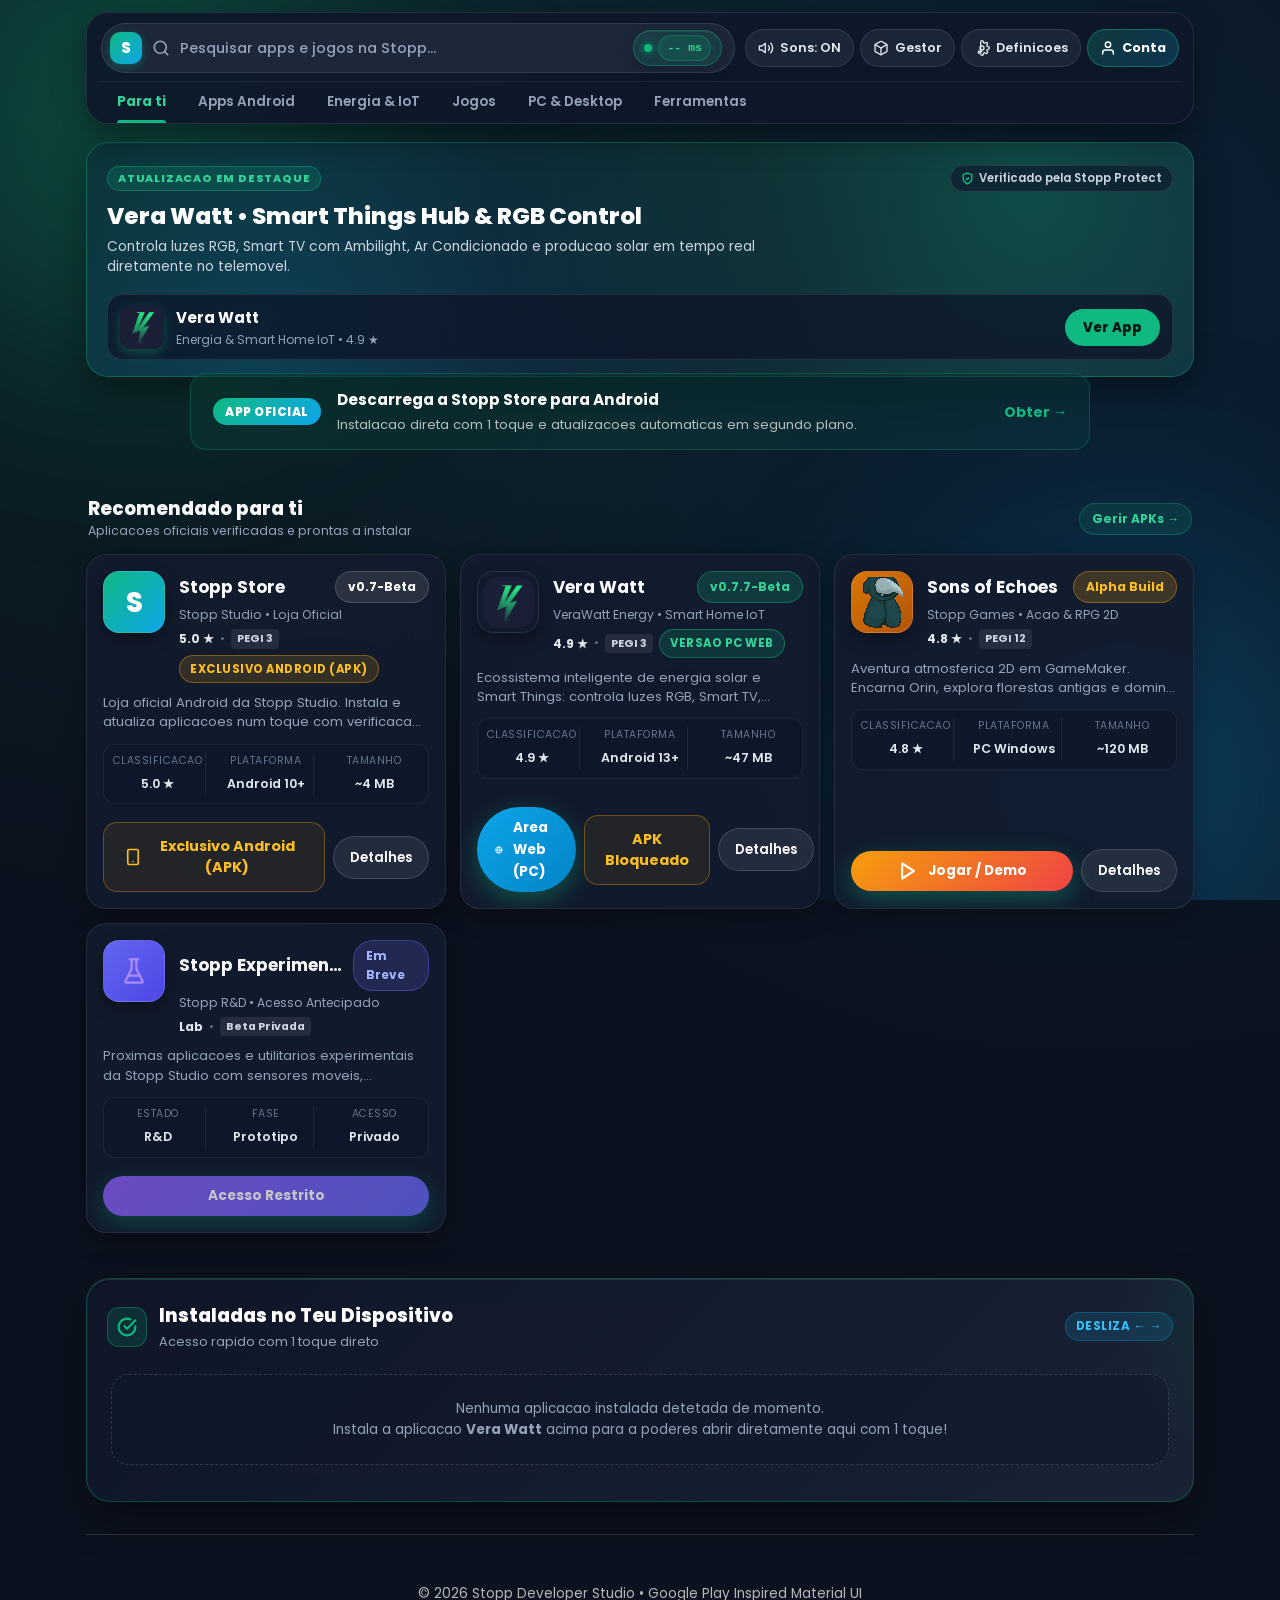
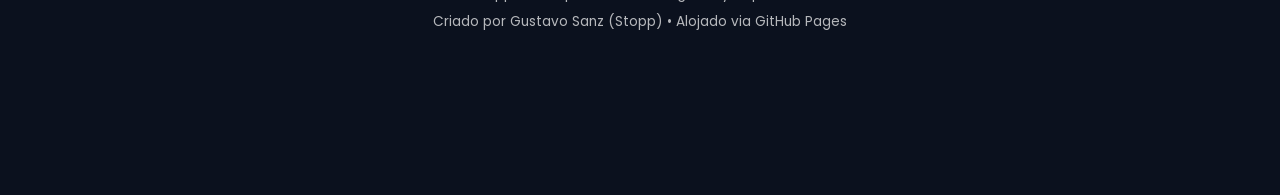
<file: index.html>
<!DOCTYPE html>
<html lang="pt">
<head>
    <meta charset="UTF-8">
    <meta name="viewport" content="width=device-width, initial-scale=1.0">
    <title>Stopp App Store | Software & Experimental Projects</title>
    <link rel="stylesheet" href="assets/css/style.css?v=25">
    <link rel="icon" type="image/svg+xml" href="assets/img/icon.svg">
    <link rel="apple-touch-icon" href="assets/img/icon-192.png">
    <link rel="manifest" href="manifest.webmanifest">
    <meta name="theme-color" content="#0f172a">
    <meta name="mobile-web-app-capable" content="yes">
    <meta name="apple-mobile-web-app-capable" content="yes">
    <meta name="apple-mobile-web-app-status-bar-style" content="black-translucent">
    <style>
        #stopp-splash-screen.splash-dismissed {
            display: none !important;
            opacity: 0 !important;
            visibility: hidden !important;
            pointer-events: none !important;
        }
    </style>
    <script>
        (function() {
            if ((typeof window.StoppStoreNative !== 'undefined') || 
                (navigator.userAgent && navigator.userAgent.includes('StoppStoreApp'))) {
                document.documentElement.classList.add('is-native-app');
            }
        })();
    </script>
</head>
<body>
    <!-- Stopp Store Splash & App Entry Animation -->
    <div id="stopp-splash-screen" class="stopp-splash-screen" onclick="dismissSplashScreen(event)" ontouchstart="dismissSplashScreen(event)" title="Toca para entrar imediatamente">
        <div class="splash-backdrop-glow"></div>
        <div class="splash-card">
            <div class="splash-logo-container">
                <div class="splash-ripple-ring"></div>
                <div class="splash-ripple-ring ring-2"></div>
                <div class="splash-logo-symbol">
                    <img src="assets/img/icon.svg" alt="Stopp Store" class="splash-stopp-logo" id="splash-stopp-logo">
                </div>
            </div>
            <h1 class="splash-brand-title">STOPP<span>.STORE</span></h1>
            <p class="splash-brand-sub">Developer Hub &amp; Applications</p>
            <div class="splash-ecosystem-pill">
                <span class="splash-dot"></span>
                <span>STOPP STORE &bull; v0.9-Beta</span>
            </div>
            <div class="splash-loader-bar">
                <div class="splash-loader-progress" id="splash-loader-progress"></div>
            </div>
            <div class="splash-status-text" id="splash-status-text">A inicializar Stopp Store v0.9-Beta...</div>
            <button type="button" class="splash-skip-button" id="splash-skip-button" onclick="dismissSplashScreen(event)" ontouchstart="dismissSplashScreen(event)" aria-label="Entrar na Loja">
                <span>Entrar na Loja</span>
                <svg width="15" height="15" viewBox="0 0 24 24" fill="none" stroke="currentColor" stroke-width="2.5" stroke-linecap="round" stroke-linejoin="round"><line x1="5" y1="12" x2="19" y2="12"></line><polyline points="12 5 19 12 12 19"></polyline></svg>
            </button>
            <div class="splash-skip-hint">Toca em qualquer lugar para avançar</div>
        </div>
    </div>
    <script>
        // Watchdog Imediato Anti-Congelamento da Splash Screen
        (function() {
            window.__splashDismissed = false;
            window.dismissSplashScreen = function(e) {
                if (e && typeof e.stopPropagation === 'function') e.stopPropagation();
                var s = document.getElementById('stopp-splash-screen');
                if (s) {
                    s.classList.add('splash-dismissed');
                    s.style.cssText = 'display: none !important; opacity: 0 !important; pointer-events: none !important; visibility: hidden !important;';
                    window.__splashDismissed = true;
                    setTimeout(function() {
                        if (s && s.parentNode) {
                            try { s.parentNode.removeChild(s); } catch (err) {}
                        }
                    }, 200);
                }
            };
            // Temporizador de Seguranca Absoluto (maximo 850ms)
            setTimeout(function() {
                window.dismissSplashScreen();
            }, 850);
        })();
    </script>

    <div class="glow-bg">
        <div class="glow-orb glow-1"></div>
        <div class="glow-orb glow-2"></div>
    </div>

    <div class="container">
        <!-- Stopp Store Official System Notice & Incident Banner -->
        <div id="system-notice-banner" class="system-notice-banner" style="display: none;">
            <div class="notice-banner-glow"></div>
            <div class="notice-banner-content">
                <div class="notice-banner-badge">
                    <span class="notice-pulse-dot"></span>
                    <span class="notice-badge-text" id="notice-badge-text">Aviso Oficial do Sistema</span>
                </div>
                <div class="notice-text-content">
                    <h4 class="notice-title" id="notice-title">Aviso: Instabilidade no Carregamento</h4>
                    <p class="notice-message" id="notice-message">A Stopp Store está temporariamente a experienciar lentidão ou problemas no carregamento dos servidores. As nossas equipas estão a intervir.</p>
                </div>
                <div class="notice-banner-actions">
                    <span class="notice-timestamp" id="notice-timestamp"></span>
                    <button type="button" class="btn-dismiss-notice" onclick="StoppSystemNotice.dismissBanner()" title="Ocultar este aviso temporariamente">Dispensar</button>
                </div>
            </div>
        </div>

        <!-- Header (Google Play Store Style Sticky Top Search & Tabs) -->
        <header class="app-main-header play-store-header">
            <div class="play-search-bar-row">
                <div class="play-search-pill">
                    <div class="brand-logo play-prism-logo" onclick="window.scrollTo({top: 0, behavior: 'smooth'})" title="Stopp Store">S</div>
                    <svg class="play-search-icon" width="18" height="18" viewBox="0 0 24 24" fill="none" stroke="currentColor" stroke-width="2.2" stroke-linecap="round" stroke-linejoin="round"><circle cx="11" cy="11" r="8"></circle><line x1="21" y1="21" x2="16.65" y2="16.65"></line></svg>
                    <input type="text" id="play-store-search-input" class="play-search-input" placeholder="Pesquisar apps e jogos na Stopp..." oninput="filterAppsBySearch(this.value)" autocomplete="off">
                    <button type="button" id="play-search-clear" class="play-search-clear-btn" style="display: none;" onclick="clearPlayStoreSearch()" title="Limpar pesquisa">&#10005;</button>
                    <div class="ai-status-container play-ai-pill" id="ai-status-container" onclick="openAiDiagnosticModal()" title="Telemetria Stopp Sentinel">
                        <span class="ai-status-dot"></span>
                        <span class="ai-status-label" id="ai-status-main-label" style="display: none;">IA Sentinel: <strong>Operacional</strong></span>
                        <span class="ai-telemetry-ping" id="ai-telemetry-ping">-- ms</span>
                    </div>
                </div>

                <div class="header-links play-top-actions">
                    <button class="btn-sound-toggle play-icon-btn" id="btn-sound-toggle" onclick="toggleSoundFx()" title="Ativar ou desativar efeitos sonoros">
                        <svg width="16" height="16" viewBox="0 0 24 24" fill="none" stroke="currentColor" stroke-width="2" stroke-linecap="round" stroke-linejoin="round" id="sound-icon-svg"><polygon points="11 5 6 9 2 9 2 15 6 15 11 19 11 5"></polygon><path d="M19.07 4.93a10 10 0 0 1 0 14.14M15.54 8.46a5 5 0 0 1 0 7.07"></path></svg>
                        <span class="sound-toggle-label play-btn-text" id="sound-toggle-label">Sons: ON</span>
                    </button>

                    <button class="btn-manager-nav play-icon-btn" onclick="openAppManagerModal()" title="Gestor de Aplicacoes e Atualizacoes">
                        <svg width="16" height="16" viewBox="0 0 24 24" fill="none" stroke="currentColor" stroke-width="2" stroke-linecap="round" stroke-linejoin="round"><path d="M21 16V8a2 2 0 0 0-1-1.73l-7-4a2 2 0 0 0-2 0l-7 4A2 2 0 0 0 3 8v8a2 2 0 0 0 1 1.73l7 4a2 2 0 0 0 2 0l7-4A2 2 0 0 0 21 16z"></path><polyline points="3.27 6.96 12 12.01 20.73 6.96"></polyline><line x1="12" y1="22.08" x2="12" y2="12"></line></svg>
                        <span class="play-btn-text">Gestor</span>
                        <span class="badge-count" id="pending-updates-badge" style="display: none;">0</span>
                    </button>

                    <button class="btn-settings-nav play-icon-btn" onclick="openSettingsModal()" title="Definicoes da Stopp Store">
                        <svg width="16" height="16" viewBox="0 0 24 24" fill="none" stroke="currentColor" stroke-width="2" stroke-linecap="round" stroke-linejoin="round"><circle cx="12" cy="12" r="3"/><path d="M19.4 15a1.65 1.65 0 0 0 .33 1.82l.06.06a2 2 0 0 1 0 2.83 2 2 0 0 1-2.83 0l-.06-.06a1.65 1.65 0 0 0-1.82-.33 1.65 1.65 0 0 0-1 1.51V21a2 2 0 0 1-2 2 2 2 0 0 1-2-2v-.09A1.65 1.65 0 0 0 9 19.4a1.65 1.65 0 0 0-1.82.33l-.06.06a2 2 0 0 1 0-2.83 2 2 0 0 1 2.83 0l.06.06a1.65 1.65 0 0 0 1.82.33H9a1.65 1.65 0 0 0 1-1.51V3a2 2 0 0 1 2-2 2 2 0 0 1 2 2v.09a1.65 1.65 0 0 0 1 1.51 1.65 1.65 0 0 0 1.82-.33l.06-.06a2 2 0 0 1 2.83 0 2 2 0 0 1 0 2.83l-.06.06a1.65 1.65 0 0 0-.33 1.82V9a1.65 1.65 0 0 0 1.51 1H21a2 2 0 0 1 2 2 2 2 0 0 1-2 2h-.09a1.65 1.65 0 0 0-1.51 1z"/></svg>
                        <span class="play-btn-text">Definicoes</span>
                    </button>

                    <button class="btn-auth-nav play-avatar-btn" id="nav-auth-btn" onclick="StoppAuth.openLoginModal()" title="Conta Stopp">
                        <svg width="16" height="16" viewBox="0 0 24 24" fill="none" stroke="currentColor" stroke-width="2.2" stroke-linecap="round" stroke-linejoin="round"><path d="M20 21v-2a4 4 0 0 0-4-4H8a4 4 0 0 0-4 4v2"></path><circle cx="12" cy="7" r="4"></circle></svg>
                        <span class="auth-text">Conta</span>
                    </button>

                    <button id="btn-pwa-install" class="btn-install-app" style="display: none;" title="Instalar Stopp Store">Instalar</button>
                </div>
            </div>

            <!-- Google Play Underlined Category Tabs -->
            <div class="filter-rail-container play-subtabs-wrap" id="apps">
                <div class="filter-tabs-rail play-subtabs-rail" id="filter-tabs-rail">
                    <button class="tab-btn active" data-category="all">Para ti</button>
                    <button class="tab-btn" data-category="android">Apps Android</button>
                    <button class="tab-btn" data-category="energia">Energia &amp; IoT</button>
                    <button class="tab-btn" data-category="gaming">Jogos</button>
                    <button class="tab-btn" data-category="pc">PC &amp; Desktop</button>
                    <button class="tab-btn" data-category="ferramentas">Ferramentas</button>
                </div>
            </div>
        </header>

        <!-- Google Play Editorial Spotlight Banner -->
        <section class="play-featured-spotlight">
            <div class="play-featured-artwork">
                <div class="play-featured-tag-row">
                    <span class="play-editorial-badge">ATUALIZACAO EM DESTAQUE</span>
                    <span class="play-protect-verified" onclick="openProtectModal()">
                        <svg width="13" height="13" viewBox="0 0 24 24" fill="none" stroke="#10b981" stroke-width="2.6"><path d="M12 22s8-4 8-10V5l-8-3-8 3v7c0 6 8 10 8 10z"/><path d="m9 12 2 2 4-4"/></svg>
                        Verificado pela Stopp Protect
                    </span>
                </div>
                <h2 class="play-featured-title">Vera Watt &bull; Smart Things Hub &amp; RGB Control</h2>
                <p class="play-featured-desc">Controla luzes RGB, Smart TV com Ambilight, Ar Condicionado e producao solar em tempo real diretamente no telemovel.</p>

                <div class="play-featured-app-strip">
                    <div class="play-strip-left" onclick="window.location.href='verawatt.html'">
                        <img src="assets/img/verawatt_ativo2_4x.png" alt="Vera Watt" class="play-strip-icon verawatt-theme-icon">
                        <div class="play-strip-meta">
                            <strong>Vera Watt</strong>
                            <span>Energia &amp; Smart Home IoT &bull; 4.9 &#9733;</span>
                        </div>
                    </div>
                    <div class="play-strip-actions">
                        <a href="verawatt.html" class="play-pill-btn">Ver App</a>
                    </div>
                </div>
            </div>
        </section>

        <!-- Promo Banner Android App (Apenas Browser Web) -->
        <div class="promo-banner" id="banner-app-promo" onclick="openAppModal()">
            <div class="promo-badge">App Oficial</div>
            <div class="promo-content">
                <strong>Descarrega a Stopp Store para Android</strong>
                <span>Instalacao direta com 1 toque e atualizacoes automaticas em segundo plano.</span>
            </div>
            <div class="promo-arrow">Obter &rarr;</div>
        </div>

        <!-- Section Header: Recomendado para ti -->
        <div class="play-section-heading">
            <div>
                <h3>Recomendado para ti</h3>
                <p>Aplicacoes oficiais verificadas e prontas a instalar</p>
            </div>
            <button type="button" class="play-section-link" onclick="openAppManagerModal()">Gerir APKs &rarr;</button>
        </div>

        <!-- Apps Grid (Google Play Store Cards) -->
        <main class="apps-grid play-apps-grid">
            <!-- App 0: Stopp Store (Oficial) -->
            <article class="app-card play-app-card" id="app-card-com.stopp.store" data-package="com.stopp.store" data-target-version-code="7" data-target-version-name="0.7-Beta" data-app-name="Stopp Store" data-apk-url="assets/apks/StoppStore-v0.9-Beta.apk" data-apk-size="4" data-category="android ferramentas" style="--card-accent: #0ea5e9; --btn-color-start: #0ea5e9; --btn-color-end: #10b981;">
                <div>
                    <div class="play-card-top-row">
                        <div class="app-icon play-squircle-icon" onclick="window.location.href='stoppstore.html'" style="background: linear-gradient(135deg, #10b981, #0ea5e9); color: #fff; font-size: 1.7rem; font-weight: 800; display: flex; align-items: center; justify-content: center;">
                            S
                        </div>
                        <div class="play-card-title-col" onclick="window.location.href='stoppstore.html'">
                            <div class="play-card-title-line">
                                <h3 class="app-title">Stopp Store</h3>
                                <span class="badge-version badge-blue">v0.7-Beta</span>
                            </div>
                            <div class="play-card-dev">Stopp Studio &bull; Loja Oficial</div>
                            <div class="play-card-rating-row">
                                <span class="play-rating-pill">5.0 &#9733;</span>
                                <span class="play-meta-dot">&bull;</span>
                                <span class="play-pegi-tag">PEGI 3</span>
                                <span class="badge-status badge-installed" id="badge-status-com.stopp.store">App Oficial</span>
                            </div>
                        </div>
                    </div>

                    <p class="app-desc">
                        Loja oficial Android da Stopp Studio. Instala e atualiza aplicacoes num toque com verificacao de integridade Stopp Protect.
                    </p>

                    <div class="app-specs play-specs-bar">
                        <div class="spec-item">
                            <span>Classificacao</span>
                            <strong>5.0 &#9733;</strong>
                        </div>
                        <div class="spec-item">
                            <span>Plataforma</span>
                            <strong>Android 10+</strong>
                        </div>
                        <div class="spec-item">
                            <span>Tamanho</span>
                            <strong>~4 MB</strong>
                        </div>
                    </div>
                </div>

                <div class="card-actions play-card-actions" id="actions-com.stopp.store">
                    <button class="btn-download" onclick="triggerAppDownload('Stopp Store', 'assets/apks/StoppStore-v0.6-Beta.apk', 4)">
                        <svg width="18" height="18" viewBox="0 0 24 24" fill="none" stroke="currentColor" stroke-width="2.5" stroke-linecap="round" stroke-linejoin="round"><path d="M21 15v4a2 2 0 0 1-2 2H5a2 2 0 0 1-2-2v-4"/><polyline points="7 10 12 15 17 10"/><line x1="12" y1="15" x2="12" y2="3"/></svg>
                        Instalar
                    </button>
                    <a href="stoppstore.html" class="btn-secondary" title="Ver Detalhes da Aplicacao">
                        Detalhes
                    </a>
                </div>
            </article>

            <!-- App 1: Vera Watt -->
            <article class="app-card play-app-card" id="app-card-com.vera_watt" data-package="com.vera_watt" data-target-version-code="14" data-target-version-name="0.7.7-Beta" data-app-name="Vera Watt" data-apk-url="assets/apks/VeraWatt-v0.7.7-Beta.apk" data-apk-size="47" data-category="android pc energia ferramentas" style="--card-accent: #10b981; --btn-color-start: #10b981; --btn-color-end: #0ea5e9;">
                <div>
                    <div class="play-card-top-row">
                        <div class="app-icon icon-verawatt play-squircle-icon" onclick="window.location.href='verawatt.html'" title="Vera Watt" style="border: none; background: transparent; padding: 0;">
                            <img src="assets/img/verawatt_ativo2_4x.png" alt="Vera Watt" class="verawatt-theme-icon" id="verawatt-card-icon">
                        </div>
                        <div class="play-card-title-col" onclick="window.location.href='verawatt.html'">
                            <div class="play-card-title-line">
                                <h3 class="app-title">Vera Watt</h3>
                                <span class="badge-version badge-green">v0.7.7-Beta</span>
                            </div>
                            <div class="play-card-dev">VeraWatt Energy &bull; Smart Home IoT</div>
                            <div class="play-card-rating-row">
                                <span class="play-rating-pill">4.9 &#9733;</span>
                                <span class="play-meta-dot">&bull;</span>
                                <span class="play-pegi-tag">PEGI 3</span>
                                <span class="badge-status" id="badge-status-com.vera_watt" style="display: none;"></span>
                            </div>
                        </div>
                    </div>

                    <p class="app-desc">
                        Ecossistema inteligente de energia solar e Smart Things: controla luzes RGB, Smart TV, climatizacao AC, faturas e simulador fotovoltaico em tempo real.
                    </p>

                    <div class="app-specs play-specs-bar">
                        <div class="spec-item">
                            <span>Classificacao</span>
                            <strong>4.9 &#9733;</strong>
                        </div>
                        <div class="spec-item">
                            <span>Plataforma</span>
                            <strong>Android 13+</strong>
                        </div>
                        <div class="spec-item">
                            <span>Tamanho</span>
                            <strong>~47 MB</strong>
                        </div>
                    </div>
                </div>

                <div class="card-actions play-card-actions" id="actions-com.vera_watt">
                    <button class="btn-download" onclick="triggerAppDownload('Vera Watt', 'assets/apks/VeraWatt-v0.7.7-Beta.apk', 47)">
                        <svg width="18" height="18" viewBox="0 0 24 24" fill="none" stroke="currentColor" stroke-width="2.5" stroke-linecap="round" stroke-linejoin="round"><path d="M21 15v4a2 2 0 0 1-2 2H5a2 2 0 0 1-2-2v-4"/><polyline points="7 10 12 15 17 10"/><line x1="12" y1="15" x2="12" y2="3"/></svg>
                        Instalar APK
                    </button>
                    <a href="verawatt.html" class="btn-secondary" title="Ver Detalhes e Screenshots">
                        Detalhes
                    </a>
                </div>
            </article>

            <!-- App 2: Sons of Echoes -->
            <article class="app-card play-app-card" id="app-card-sons-of-echoes" data-platform="pc" data-category="pc gaming" style="--card-accent: #f59e0b; --btn-color-start: #f59e0b; --btn-color-end: #ef4444;">
                <div>
                    <div class="play-card-top-row">
                        <div class="app-icon icon-forest play-squircle-icon" onclick="window.location.href='sons-of-echoes.html'" title="Orin">
                            <img src="assets/img/orin_character.png" alt="Orin">
                        </div>
                        <div class="play-card-title-col" onclick="window.location.href='sons-of-echoes.html'">
                            <div class="play-card-title-line">
                                <h3 class="app-title">Sons of Echoes</h3>
                                <span class="badge-version badge-amber">Alpha Build</span>
                            </div>
                            <div class="play-card-dev">Stopp Games &bull; Acao &amp; RPG 2D</div>
                            <div class="play-card-rating-row">
                                <span class="play-rating-pill">4.8 &#9733;</span>
                                <span class="play-meta-dot">&bull;</span>
                                <span class="play-pegi-tag">PEGI 12</span>
                                <span class="badge-status" id="badge-status-sons-of-echoes" style="display: none;"></span>
                            </div>
                        </div>
                    </div>

                    <p class="app-desc">
                        Aventura atmosferica 2D em GameMaker. Encarna Orin, explora florestas antigas e domina feiticaria e combate contra bosses.
                    </p>

                    <div class="app-specs play-specs-bar">
                        <div class="spec-item">
                            <span>Classificacao</span>
                            <strong>4.8 &#9733;</strong>
                        </div>
                        <div class="spec-item">
                            <span>Plataforma</span>
                            <strong>PC Windows</strong>
                        </div>
                        <div class="spec-item">
                            <span>Tamanho</span>
                            <strong>~120 MB</strong>
                        </div>
                    </div>
                </div>

                <div class="card-actions play-card-actions" id="actions-sons-of-echoes">
                    <button class="btn-download" onclick="triggerAppDownload('Sons of Echoes (Alpha)', null, 120)">
                        <svg width="18" height="18" viewBox="0 0 24 24" fill="none" stroke="currentColor" stroke-width="2.5" stroke-linecap="round" stroke-linejoin="round"><polygon points="5 3 19 12 5 21 5 3"/></svg>
                        Jogar Demo
                    </button>
                    <a href="sons-of-echoes.html" class="btn-secondary" title="Ver Detalhes e Screenshots">
                        Detalhes
                    </a>
                </div>
            </article>

            <!-- App 3: Laboratorio Experimental -->
            <article class="app-card play-app-card" data-category="android pc ferramentas" style="--card-accent: #8b5cf6; --btn-color-start: #8b5cf6; --btn-color-end: #6366f1;">
                <div>
                    <div class="play-card-top-row">
                        <div class="app-icon icon-future play-squircle-icon">
                            <svg width="28" height="28" viewBox="0 0 24 24" fill="none" stroke="#a78bfa" stroke-width="2" stroke-linecap="round" stroke-linejoin="round"><path d="M10 2v7.527a2 2 0 0 1-.211.896L4.72 20.55a1 1 0 0 0 .9 1.45h12.76a1 1 0 0 0 .9-1.45l-5.069-10.127A2 2 0 0 1 14 9.527V2"/><path d="M8.5 2h7"/><path d="M7 16h10"/></svg>
                        </div>
                        <div class="play-card-title-col">
                            <div class="play-card-title-line">
                                <h3 class="app-title">Stopp Experimental Lab</h3>
                                <span class="badge-version badge-indigo">Em Breve</span>
                            </div>
                            <div class="play-card-dev">Stopp R&amp;D &bull; Acesso Antecipado</div>
                            <div class="play-card-rating-row">
                                <span class="play-rating-pill">Lab</span>
                                <span class="play-meta-dot">&bull;</span>
                                <span class="play-pegi-tag">Beta Privada</span>
                            </div>
                        </div>
                    </div>

                    <p class="app-desc">
                        Proximas aplicacoes e utilitarios experimentais da Stopp Studio com sensores moveis, automacao e ferramentas para criadores.
                    </p>

                    <div class="app-specs play-specs-bar">
                        <div class="spec-item">
                            <span>Estado</span>
                            <strong>R&amp;D</strong>
                        </div>
                        <div class="spec-item">
                            <span>Fase</span>
                            <strong>Prototipo</strong>
                        </div>
                        <div class="spec-item">
                            <span>Acesso</span>
                            <strong>Privado</strong>
                        </div>
                    </div>
                </div>

                <div class="card-actions play-card-actions" id="lab-card-actions">
                    <button class="btn-download" style="opacity: 0.75;" onclick="StoppAuth.openLoginModal()">
                        Acesso Restrito
                    </button>
                </div>
            </article>
        </main>

        <!-- Horizontal Swipeable Shelf: Installed Applications on Device -->
        <section class="installed-shelf-section" id="installed-shelf-section">
            <div class="shelf-header">
                <div class="shelf-title-wrap">
                    <div class="shelf-icon-badge">
                        <svg width="20" height="20" viewBox="0 0 24 24" fill="none" stroke="#10b981" stroke-width="2.5" stroke-linecap="round" stroke-linejoin="round"><path d="M22 11.08V12a10 10 0 1 1-5.93-9.14"/><polyline points="22 4 12 14.01 9 11.01"/></svg>
                    </div>
                    <div>
                        <h3 class="shelf-title">Instaladas no Teu Dispositivo</h3>
                        <p class="shelf-subtitle">Acesso rapido com 1 toque direto</p>
                    </div>
                </div>
                <div class="shelf-nav-hint">Desliza &larr; &rarr;</div>
            </div>

            <div class="shelf-scroll-track" id="shelf-scroll-track">
                <!-- Preenchido dinamicamente por JS -->
            </div>
        </section>

        <!-- Footer -->
        <footer>
            <p>&copy; 2026 Stopp Developer Studio &bull; Google Play Inspired Material UI</p>
            <p>Criado por Gustavo Sanz (Stopp) &bull; Alojado via GitHub Pages</p>
        </footer>
    </div>

    <!-- Google Play Store Material 3 Bottom Navigation Bar (Mobile) -->
    <nav class="play-bottom-nav" id="play-bottom-nav" aria-label="Navegacao Principal da Loja">
        <button type="button" class="play-bottom-nav-item active" data-play-nav="apps" onclick="playTabNavigate('all')">
            <div class="play-nav-pill">
                <svg width="20" height="20" viewBox="0 0 24 24" fill="none" stroke="currentColor" stroke-width="2.2" stroke-linecap="round" stroke-linejoin="round"><rect x="3" y="3" width="7" height="7" rx="1.5"></rect><rect x="14" y="3" width="7" height="7" rx="1.5"></rect><rect x="14" y="14" width="7" height="7" rx="1.5"></rect><rect x="3" y="14" width="7" height="7" rx="1.5"></rect></svg>
            </div>
            <span>Apps</span>
        </button>
        <button type="button" class="play-bottom-nav-item" data-play-nav="gaming" onclick="playTabNavigate('gaming')">
            <div class="play-nav-pill">
                <svg width="20" height="20" viewBox="0 0 24 24" fill="none" stroke="currentColor" stroke-width="2.2" stroke-linecap="round" stroke-linejoin="round"><line x1="6" y1="12" x2="10" y2="12"></line><line x1="8" y1="10" x2="8" y2="14"></line><line x1="15" y1="13" x2="15.01" y2="13"></line><line x1="18" y1="11" x2="18.01" y2="11"></line><rect x="2" y="6" width="20" height="12" rx="6"></rect></svg>
            </div>
            <span>Jogos</span>
        </button>
        <button type="button" class="play-bottom-nav-item" data-play-nav="updates" onclick="openAppManagerModal()">
            <div class="play-nav-pill">
                <svg width="20" height="20" viewBox="0 0 24 24" fill="none" stroke="currentColor" stroke-width="2.2" stroke-linecap="round" stroke-linejoin="round"><path d="M21 15v4a2 2 0 0 1-2 2H5a2 2 0 0 1-2-2v-4"></path><polyline points="7 10 12 15 17 10"></polyline><line x1="12" y1="15" x2="12" y2="3"></line></svg>
                <span class="badge-count" id="play-nav-updates-badge" style="display: none;">0</span>
            </div>
            <span>Atualizacoes</span>
        </button>
        <button type="button" class="play-bottom-nav-item" data-play-nav="settings" onclick="openSettingsModal()">
            <div class="play-nav-pill">
                <svg width="20" height="20" viewBox="0 0 24 24" fill="none" stroke="currentColor" stroke-width="2.2" stroke-linecap="round" stroke-linejoin="round"><circle cx="12" cy="12" r="3"></circle><path d="M19.4 15a1.65 1.65 0 0 0 .33 1.82l.06.06a2 2 0 0 1 0 2.83 2 2 0 0 1-2.83 0l-.06-.06a1.65 1.65 0 0 0-1.82-.33 1.65 1.65 0 0 0-1 1.51V21a2 2 0 0 1-2 2 2 2 0 0 1-2-2v-.09A1.65 1.65 0 0 0 9 19.4a1.65 1.65 0 0 0-1.82.33l-.06.06a2 2 0 0 1 0-2.83 2 2 0 0 1 2.83 0l.06.06a1.65 1.65 0 0 0 1.82.33H9a1.65 1.65 0 0 0 1-1.51V3a2 2 0 0 1 2-2 2 2 0 0 1 2 2v.09a1.65 1.65 0 0 0 1 1.51 1.65 1.65 0 0 0 1.82-.33l.06-.06a2 2 0 0 1 2.83 0 2 2 0 0 1 0 2.83l-.06.06a1.65 1.65 0 0 0-.33 1.82V9a1.65 1.65 0 0 0 1.51 1H21a2 2 0 0 1 2 2 2 2 0 0 1-2 2h-.09a1.65 1.65 0 0 0-1.51 1z"></path></svg>
            </div>
            <span>Definicoes</span>
        </button>
    </nav>

    <!-- Download Progress & Post-Install Celebration Modal -->
    <div class="modal-backdrop" id="download-modal">
        <div class="modal-card">
            <div class="confetti-container" id="confetti-container"></div>
            
            <!-- Progress Section -->
            <div id="dl-progress-container">
                <div class="modal-icon-circle">↓</div>
                <h3 id="dl-modal-title">A transferir aplicação</h3>
                <div class="progress-track">
                    <div class="progress-fill" id="dl-progress-bar"></div>
                </div>
                <div class="progress-status-row">
                    <span id="dl-status-text">A preparar transferência...</span>
                    <strong id="dl-progress-text">0%</strong>
                </div>
            </div>

            <!-- Post-Install Success Section -->
            <div id="dl-success-box" style="display: none;">
                <div class="success-checkmark">✓</div>
                <h3>Transferência Concluída!</h3>
                <p style="color: var(--text-muted); font-size: 0.95rem; margin-bottom: 1.5rem; line-height: 1.6;">
                    O ficheiro foi transferido com sucesso. Abre o ficheiro transferido no teu telemóvel ou computador para concluir a instalação.
                </p>
                <button class="btn-download" style="width: 100%;" onclick="closeDownloadModal()">
                    Concluir
                </button>
            </div>
        </div>
    </div>

    <!-- Post-Installation Celebration Modal -->
    <div class="modal-backdrop" id="install-celebration-modal">
        <div class="modal-card modal-celebration">
            <div class="confetti-container" id="celebration-confetti-container"></div>
            <div class="celebration-badge-wrap">
                <div class="celebration-pulse-glow"></div>
                <div class="celebration-icon-box">
                    <svg width="38" height="38" viewBox="0 0 24 24" fill="none" stroke="#10b981" stroke-width="3" stroke-linecap="round" stroke-linejoin="round">
                        <polyline points="20 6 9 17 4 12"></polyline>
                    </svg>
                </div>
            </div>
            <h3 id="celebration-app-title">Instalação Concluída com Sucesso!</h3>
            <p id="celebration-app-desc" style="color: var(--text-muted); font-size: 0.95rem; margin-bottom: 1.5rem; line-height: 1.6;">
                A aplicação foi instalada no teu dispositivo Android e está pronta a ser executada diretamente a partir da Stopp Store.
            </p>
            <div class="modal-celebration-actions">
                <button id="celebration-btn-open" class="btn-download" style="width: 100%;" onclick="handleCelebrationOpen()">
                    <svg width="18" height="18" viewBox="0 0 24 24" fill="none" stroke="currentColor" stroke-width="2.5" stroke-linecap="round" stroke-linejoin="round"><polygon points="5 3 19 12 5 21 5 3"/></svg>
                    Abrir Aplicação
                </button>
                <button class="btn-secondary" style="width: 100%;" onclick="closeCelebrationModal()">
                    Concluído
                </button>
            </div>
        </div>
    </div>

    <!-- Platform Restriction Modal -->
    <div class="modal-backdrop" id="platform-restriction-modal">
        <div class="modal-card modal-app-features">
            <div class="modal-header-app">
                <div class="app-icon-badge" style="background: rgba(245, 158, 11, 0.2); color: #fbbf24; border: 1px solid rgba(245, 158, 11, 0.4);">
                    <svg width="22" height="22" viewBox="0 0 24 24" fill="none" stroke="currentColor" stroke-width="2" stroke-linecap="round" stroke-linejoin="round"><circle cx="12" cy="12" r="10"></circle><line x1="4.93" y1="4.93" x2="19.07" y2="19.07"></line></svg>
                </div>
                <div>
                    <span class="exclusivity-pill" id="platform-restriction-pill" style="border-color: rgba(245, 158, 11, 0.4); background: rgba(245, 158, 11, 0.15); color: #fbbf24;">Plataforma Incompatível</span>
                    <h3 id="platform-restriction-title" style="margin-top: 4px;">Incompatível com o Dispositivo</h3>
                </div>
                <button class="modal-close-btn" onclick="closePlatformRestrictionModal()" aria-label="Fechar">✕</button>
            </div>
            <p class="modal-lead" id="platform-restriction-message" style="margin-top: 14px; font-size: 0.95rem; line-height: 1.6; color: #cbd5e1;">
                Esta aplicação foi concebida exclusivamente para outra plataforma e não pode ser executada no teu ambiente atual.
            </p>
            <div class="availability-notice" id="platform-restriction-tip">
                <strong>Recomendação:</strong> Acede à Stopp Store a partir de um dispositivo compatível para instalar e desfrutar desta aplicação.
            </div>
            <button class="btn-secondary" style="width: 100%;" onclick="closePlatformRestrictionModal()">
                Entendido
            </button>
        </div>
    </div>

    <!-- App Features & Advantages Modal -->
    <div class="modal-backdrop" id="app-features-modal">
        <div class="modal-card modal-app-features">
            <div class="modal-header-app">
                <div class="app-icon-badge">S</div>
                <div>
                    <span class="exclusivity-pill">Exclusivo Android</span>
                    <h3>Stopp Store App</h3>
                </div>
                <button class="modal-close-btn" onclick="closeAppModal()" aria-label="Fechar">✕</button>
            </div>

            <p class="modal-lead">
                A experiência definitiva de distribuição e instalação de aplicações e jogos. Instala todo o catálogo Stopp no teu telemóvel com máxima velocidade e conveniência.
            </p>

            <div class="features-list">
                <div class="feature-item">
                    <div class="feature-icon-box">✓</div>
                    <div>
                        <h4>Instalação com 1 Toque Direto</h4>
                        <p>Descarrega e instala atualizações de APKs diretamente, sem bloqueios ou múltiplos avisos do navegador.</p>
                    </div>
                </div>
                <div class="feature-item">
                    <div class="feature-icon-box">✓</div>
                    <div>
                        <h4>Notificações de Atualizações</h4>
                        <p>Sabe de imediato quando saírem novos patches e versões de jogos como Vera Watt e Sons of Echoes.</p>
                    </div>
                </div>
                <div class="feature-item">
                    <div class="feature-icon-box">✓</div>
                    <div>
                        <h4>Gestor de Downloads Nativo</h4>
                        <p>Transferências rápidas em segundo plano com gestão automática de ficheiros e retoma de downloads.</p>
                    </div>
                </div>
                <div class="feature-item">
                    <div class="feature-icon-box">✓</div>
                    <div>
                        <h4>Acesso Antecipado & Builds Beta</h4>
                        <p>Acesso prioritário a versões experimentais e novidades antes de serem publicadas na versão web.</p>
                    </div>
                </div>
                <div class="feature-item">
                    <div class="feature-icon-box">✓</div>
                    <div>
                        <h4>Performance Nativa & Modo Offline</h4>
                        <p>Interface Glassmorphism fluida a 120Hz adaptada ao teu ecrã, sem barras do navegador.</p>
                    </div>
                </div>
            </div>

            <div class="availability-notice">
                <strong>Nota de Disponibilidade:</strong> Para já, a aplicação Stopp Store está disponível exclusivamente no sistema Android (versão 10.0 ou superior).
            </div>

            <div class="modal-app-actions">
                <button class="btn-download" style="width: 100%;" onclick="triggerAppDownload('Stopp Store', 'assets/apks/StoppStore-v0.3-Beta.apk', 1)">
                    Descarregar APK da App (v0.3-Beta)
                </button>
                <button class="btn-secondary" style="width: 100%;" onclick="closeAppModal()">
                    Continuar na Versão Web
                </button>
            </div>
        </div>
    </div>

    <!-- Store Settings & Updates Modal -->
    <div class="modal-backdrop" id="settings-modal">
        <div class="modal-card modal-settings">
            <div class="modal-header-app">
                <div class="app-icon-badge">
                    <svg width="22" height="22" viewBox="0 0 24 24" fill="none" stroke="currentColor" stroke-width="2" stroke-linecap="round" stroke-linejoin="round"><circle cx="12" cy="12" r="3"/><path d="M19.4 15a1.65 1.65 0 0 0 .33 1.82l.06.06a2 2 0 0 1 0 2.83 2 2 0 0 1-2.83 0l-.06-.06a1.65 1.65 0 0 0-1.82-.33 1.65 1.65 0 0 0-1 1.51V21a2 2 0 0 1-2 2 2 2 0 0 1-2-2v-.09A1.65 1.65 0 0 0 9 19.4a1.65 1.65 0 0 0-1.82.33l-.06.06a2 2 0 0 1-2.83 0 2 2 0 0 1 0-2.83l.06-.06a1.65 1.65 0 0 0 .33-1.82 1.65 1.65 0 0 0-1.51-1H3a2 2 0 0 1-2-2 2 2 0 0 1 2-2h.09A1.65 1.65 0 0 0 4.6 9a1.65 1.65 0 0 0-.33-1.82l-.06-.06a2 2 0 0 1 0-2.83 2 2 0 0 1 2.83 0l.06.06a1.65 1.65 0 0 0 1.82.33H9a1.65 1.65 0 0 0 1-1.51V3a2 2 0 0 1 2-2 2 2 0 0 1 2 2v.09a1.65 1.65 0 0 0 1 1.51 1.65 1.65 0 0 0 1.82-.33l.06-.06a2 2 0 0 1 2.83 0 2 2 0 0 1 0 2.83l-.06.06a1.65 1.65 0 0 0-.33 1.82V9a1.65 1.65 0 0 0 1.51 1H21a2 2 0 0 1 2 2 2 2 0 0 1-2 2h-.09a1.65 1.65 0 0 0-1.51 1z"/></svg>
                </div>
                <div>
                    <span id="settings-env-pill" class="env-pill env-web"><span class="env-dot"></span> Modo Web / PWA</span>
                    <h3 style="margin-top: 4px;">Definições da Loja</h3>
                </div>
                <button class="modal-close-btn" onclick="closeSettingsModal()" aria-label="Fechar">✕</button>
            </div>

            <!-- Section 1: Auto-Update Apps Toggle -->
            <div class="settings-section">
                <div class="toggle-switch-row">
                    <div class="toggle-switch-label">
                        <div class="settings-section-title">Atualizações Automáticas</div>
                        <div class="settings-section-desc">Procurar e notificar automaticamente sobre novas versões de aplicações instaladas (ex.: Vera Watt).</div>
                    </div>
                    <label class="toggle-switch">
                        <input type="checkbox" id="toggle-auto-update" onchange="handleAutoUpdateToggle(this)">
                        <span class="toggle-slider"></span>
                    </label>
                </div>
            </div>

            <!-- Section 2: System Notifications -->
            <div class="settings-section">
                <div class="toggle-switch-row" style="margin-bottom: 8px;">
                    <div class="toggle-switch-label">
                        <div class="settings-section-title">Notificações do Sistema</div>
                        <div class="settings-section-desc">Alertas na barra de notificações quando surgirem novas atualizações ou downloads concluídos.</div>
                    </div>
                    <span id="settings-notif-status" class="env-pill env-web"><span class="env-dot"></span> Desativadas</span>
                </div>
                <div style="display: flex; gap: 8px; flex-wrap: wrap;">
                    <button id="btn-request-notif-perm" class="btn-secondary" style="flex: 1; font-size: 0.82rem; padding: 10px 12px;" onclick="handleRequestNotificationPermission()">
                        Ativar Notificações
                    </button>
                    <button class="btn-secondary" style="flex: 1; font-size: 0.82rem; padding: 10px 12px;" onclick="handleTestNotification()">
                        Testar Notificação
                    </button>
                </div>
            </div>

            <!-- Section 2.4: Emissor de Avisos de Instabilidade & Estado da App -->
            <div class="settings-section notice-emitter-section">
                <div class="settings-section-title">Emissor de Avisos &amp; Alertas aos Utilizadores</div>
                <div class="settings-section-desc">Dispara notificações ao telemóvel e afixa avisos de instabilidade ou manutenção no topo da loja.</div>
                
                <div id="emitter-lock-notice" style="display: none; padding: 12px; background: rgba(239, 68, 68, 0.1); border: 1px solid rgba(239, 68, 68, 0.25); border-radius: 12px; margin-top: 10px;">
                    <div style="font-size: 0.88rem; color: #f87171; font-weight: 600; margin-bottom: 4px;">Funcionalidade Restrita</div>
                    <div id="emitter-lock-desc" style="font-size: 0.8rem; color: #94a3b8; margin-bottom: 10px;">Esta ferramenta destina-se exclusivamente a operações autorizadas da loja.</div>
                    <button type="button" id="btn-emitter-login" class="btn-primary" style="font-size: 0.82rem; padding: 8px 14px;" onclick="closeSettingsModal(); StoppAuth.openLoginModal('login');">Iniciar Sessão</button>
                </div>

                <div class="notice-emitter-controls" style="margin-top: 10px; display: flex; flex-direction: column; gap: 8px;">
                    <div class="notice-preset-chips" style="display: flex; gap: 6px; flex-wrap: wrap;">
                        <button type="button" class="preset-chip active" onclick="StoppSystemNotice.applyPreset('loading')">Instabilidade de Loading</button>
                        <button type="button" class="preset-chip" onclick="StoppSystemNotice.applyPreset('maintenance')">Manutenção de Servidores</button>
                        <button type="button" class="preset-chip" onclick="StoppSystemNotice.applyPreset('resolved')">Normalizar (100% OK)</button>
                    </div>

                    <input type="text" id="admin-notice-title" class="settings-input" placeholder="Título do Aviso (ex: Aviso de Instabilidade no Carregamento)" value="Aviso: Instabilidade no Carregamento da App">
                    <textarea id="admin-notice-msg" class="settings-textarea" rows="3" placeholder="Mensagem do aviso para os utilizadores...">A aplicação e os servidores da Stopp Store estão temporariamente a experienciar lentidão ou problemas no carregamento. Estamos a atuar para resolver a anomalia com a máxima brevidade.</textarea>

                    <div style="display: flex; gap: 8px; flex-wrap: wrap; margin-top: 4px;">
                        <button type="button" class="btn-primary" style="flex: 1.2; min-width: 160px; font-size: 0.82rem; padding: 10px 12px;" onclick="StoppSystemNotice.emitFromUi(true)">
                            <svg width="14" height="14" viewBox="0 0 24 24" fill="none" stroke="currentColor" stroke-width="2.5" style="margin-right: 6px;"><path d="M18 8A6 6 0 0 0 6 8c0 7-3 9-3 9h18s-3-2-3-9"></path><path d="M13.73 21a2 2 0 0 1-3.46 0"></path></svg>
                            Enviar Notificação ao Telemóvel
                        </button>
                        <button type="button" class="btn-secondary" style="flex: 1; min-width: 140px; font-size: 0.82rem; padding: 10px 12px;" id="btn-toggle-store-banner" onclick="StoppSystemNotice.toggleBannerFromUi()">
                            Afixar Aviso na Loja
                        </button>
                        <button type="button" class="btn-secondary" style="width: 100%; font-size: 0.82rem; padding: 10px 12px; border-color: rgba(56, 189, 248, 0.4); color: #38bdf8;" onclick="StoppSystemNotice.copyGlobalNoticeConfig()" title="Gera o bloco JSON para incluir em store-version.json e notificar todos os utilizadores globalmente">
                            <svg width="14" height="14" viewBox="0 0 24 24" fill="none" stroke="currentColor" stroke-width="2.2" style="margin-right: 6px;"><rect x="9" y="9" width="13" height="13" rx="2" ry="2"></rect><path d="M5 15H4a2 2 0 0 1-2-2V4a2 2 0 0 1 2-2h9a2 2 0 0 1 2 2v1"></path></svg>
                            Copiar JSON para Broadcast Global (Todos os Utilizadores)
                        </button>
                    </div>
                </div>
            </div>

            <!-- Section 2.5: UI Sound Effects & App Entry Animation -->
            <div class="settings-section">
                <div class="toggle-switch-row" style="margin-bottom: 8px;">
                    <div class="toggle-switch-label">
                        <div class="settings-section-title">Efeitos Sonoros da Loja</div>
                        <div class="settings-section-desc">Feedback áudio sintético para toque, navegação de abas e conclusões de instalação.</div>
                    </div>
                    <label class="toggle-switch">
                        <input type="checkbox" id="setting-sound-toggle" onchange="toggleSoundFx()">
                        <span class="toggle-slider"></span>
                    </label>
                </div>
                <div style="display: flex; gap: 8px; flex-wrap: wrap;">
                    <button class="btn-secondary" style="flex: 1; font-size: 0.82rem; padding: 10px 12px;" onclick="StoppAudio.play('success')">
                        Testar Áudio
                    </button>
                    <button class="btn-secondary" style="flex: 1; font-size: 0.82rem; padding: 10px 12px;" onclick="replaySplashScreen()">
                        Repetir Ecrã de Entrada
                    </button>
                </div>
            </div>

            <!-- Section 2.6: Google Play Protect Info -->
            <div class="settings-section">
                <div class="settings-section-title">Segurança &amp; Google Play Protect</div>
                <div class="settings-section-desc">Esclarecimentos detalhados sobre alertas da Play Store e verificação de ficheiros APK independentes.</div>
                <button class="btn-secondary" style="width: 100%; margin-top: 8px;" onclick="closeSettingsModal(); openPlayProtectModal();">
                    <svg width="15" height="15" viewBox="0 0 24 24" fill="none" stroke="#10b981" stroke-width="2.5" style="margin-right: 6px;"><path d="M12 22s8-4 8-10V5l-8-3-8 3v7c0 6 8 10 8 10z"/></svg>
                    Ver Guia Play Protect &amp; Permissões
                </button>
            </div>

            <!-- Section 3: Store Self-Update -->
            <div class="settings-section">
                <div class="settings-section-title">Atualização da Stopp Store</div>
                <div class="settings-section-desc">Garante que a própria aplicação da loja possui as correções e ligações nativas mais recentes.</div>
                
                <div class="store-version-box">
                    <span>Versão da Loja:</span>
                    <strong id="settings-store-version">v0.9-Beta (Build 8)</strong>
                </div>

                <p id="store-update-status-text" class="store-status-text">A verificar estado da loja...</p>

                <button class="btn-secondary" style="width: 100%; margin-bottom: 8px;" onclick="handleManualCheckStore()">
                    <svg width="16" height="16" viewBox="0 0 24 24" fill="none" stroke="currentColor" stroke-width="2" stroke-linecap="round" stroke-linejoin="round" style="margin-right: 6px;"><polyline points="23 4 23 10 17 10"/><path d="M20.49 15a9 9 0 1 1-2.12-9.36L23 10"/></svg>
                    Verificar Atualizações da Loja
                </button>
                <button class="btn-secondary" style="width: 100%; margin-bottom: 8px;" onclick="openChangelogModal()">
                    <svg width="15" height="15" viewBox="0 0 24 24" fill="none" stroke="#10b981" stroke-width="2.5" stroke-linecap="round" stroke-linejoin="round" style="margin-right: 6px;"><path d="M14 2H6a2 2 0 0 0-2 2v16a2 2 0 0 0 2 2h12a2 2 0 0 0 2-2V8z"/><polyline points="14 2 14 8 20 8"/><line x1="16" y1="13" x2="8" y2="13"/><line x1="16" y1="17" x2="8" y2="17"/><polyline points="10 9 9 9 8 9"/></svg>
                    Ver Notas de Versão (Changelog)
                </button>
                <button id="btn-store-update-action" class="btn-download btn-update-action" style="display: none; width: 100%;">
                    Atualizar Stopp Store Agora
                </button>
            </div>

            <!-- Section 3: Web Simulation Helper (Browser Only) -->
            <div class="settings-section" id="settings-simulation-section" style="display: none;">
                <div class="settings-section-title">Testes de Estado no Navegador</div>
                <div class="settings-section-desc">Testa os comportamentos de app instalada, atualização pendente e desinstalação sem necessidade de dispositivo Android:</div>
                <p id="sim-verawatt-status" style="font-size: 0.8rem; color: #94a3b8; margin-bottom: 10px;"></p>
                <div style="display: flex; gap: 8px; flex-wrap: wrap;">
                    <button class="btn-secondary" style="flex: 1; font-size: 0.8rem; padding: 10px 8px;" onclick="simSetVeraWattInstalled(true, 14, '0.7.7-Beta')">
                        Definir Instalada
                    </button>
                    <button class="btn-secondary" style="flex: 1; font-size: 0.8rem; padding: 10px 8px;" onclick="simSetVeraWattInstalled(true, 14, '0.7.7-Beta')">
                        Definir Desatualizada
                    </button>
                    <button class="btn-secondary" style="flex: 1; font-size: 0.8rem; padding: 10px 8px; color: #f87171;" onclick="simSetVeraWattInstalled(false)">
                        Remover
                    </button>
                </div>
            </div>

            <button class="btn-secondary" style="width: 100%; margin-top: 6px;" onclick="closeSettingsModal()">
                Concluir
            </button>
        </div>
    </div>

    <!-- App Manager & Updates Modal -->
    <div class="modal-backdrop" id="app-manager-modal">
        <div class="modal-card modal-manager">
            <div class="modal-header-app">
                <div class="app-icon-badge">
                    <svg width="22" height="22" viewBox="0 0 24 24" fill="none" stroke="currentColor" stroke-width="2" stroke-linecap="round" stroke-linejoin="round"><path d="M21 16V8a2 2 0 0 0-1-1.73l-7-4a2 2 0 0 0-2 0l-7 4A2 2 0 0 0 3 8v8a2 2 0 0 0 1 1.73l7 4a2 2 0 0 0 2 0l7-4A2 2 0 0 0 21 16z"></path><polyline points="3.27 6.96 12 12.01 20.73 6.96"></polyline><line x1="12" y1="22.08" x2="12" y2="12"></line></svg>
                </div>
                <div>
                    <h3 style="margin-top: 4px;">Gestor de Aplicacoes</h3>
                    <p style="font-size: 0.82rem; color: #94a3b8; margin: 0;">Gestao de atualizacoes e instalacoes</p>
                </div>
                <button class="modal-close-btn" onclick="closeAppManagerModal()" aria-label="Fechar">✕</button>
            </div>

            <!-- Manager Tabs -->
            <div class="manager-tabs">
                <button class="manager-tab-btn active" id="tab-btn-pending" onclick="switchManagerTab('pending')">
                    Atualizacoes Pendentes
                    <span class="badge-count" id="manager-pending-tab-badge" style="display: none;">0</span>
                </button>
                <button class="manager-tab-btn" id="tab-btn-installed" onclick="switchManagerTab('installed')">
                    Instaladas no Dispositivo
                    <span class="badge-count" id="manager-installed-tab-badge" style="display: none;">0</span>
                </button>
            </div>

            <!-- Tab 1: Pending Updates -->
            <div id="manager-tab-pending-content">
                <div class="manager-header-bar" id="manager-pending-header-bar" style="display: none;">
                    <span id="manager-pending-count-label" style="font-size: 0.85rem; color: #94a3b8;">1 atualizacao pronta</span>
                    <button class="btn-update-all" onclick="updateAllPendingApps()">
                        <svg width="14" height="14" viewBox="0 0 24 24" fill="none" stroke="currentColor" stroke-width="2.5" stroke-linecap="round" stroke-linejoin="round"><path d="M21 15v4a2 2 0 0 1-2 2H5a2 2 0 0 1-2-2v-4"/><polyline points="7 10 12 15 17 10"/><line x1="12" y1="15" x2="12" y2="3"/></svg>
                        Atualizar Todas
                    </button>
                </div>
                <div id="manager-pending-list"></div>
            </div>

            <!-- Tab 2: Installed Apps -->
            <div id="manager-tab-installed-content" style="display: none;">
                <div id="manager-installed-list"></div>
            </div>

            <button class="btn-secondary" style="width: 100%; margin-top: 14px;" onclick="closeAppManagerModal()">
                Concluir
            </button>
        </div>
    </div>

    <!-- AI Health & Diagnostic Modal -->
    <div class="modal-backdrop" id="ai-diagnostic-modal">
        <div class="modal-card modal-ai-diagnostic">
            <div class="modal-header-app">
                <div class="app-icon-badge" style="background: linear-gradient(135deg, #10b981, #0ea5e9);">
                    <svg width="22" height="22" viewBox="0 0 24 24" fill="none" stroke="#ffffff" stroke-width="2" stroke-linecap="round" stroke-linejoin="round"><path d="M12 2v4M12 18v4M4.93 4.93l2.83 2.83M16.24 16.24l2.83 2.83M2 12h4M18 12h4M4.93 19.07l2.83-2.83M16.24 7.76l2.83-2.83"/></svg>
                </div>
                <div>
                    <span class="exclusivity-pill" style="background: rgba(16, 185, 129, 0.15); border-color: rgba(16, 185, 129, 0.35); color: #34d399;">Auditoria em Tempo Real</span>
                    <h3 style="margin-top: 4px;">IA Stopp Sentinel</h3>
                </div>
                <button class="modal-close-btn" onclick="closeAiDiagnosticModal()" aria-label="Fechar">✕</button>
            </div>

            <div class="ai-scanner-track">
                <div class="ai-scanner-bar"></div>
            </div>

            <div class="ai-diag-card">
                <div class="ai-diag-info">
                    <h5>Servidores GitHub Pages & CDN</h5>
                    <p>Acessibilidade remota de manifestos e pacotes</p>
                </div>
                <span class="ai-diag-badge ok" id="diag-net-status">Operacional</span>
            </div>

            <div class="ai-diag-card">
                <div class="ai-diag-info">
                    <h5>Latência de Resposta HTTP</h5>
                    <p>Tempo de comunicação com os descritores de versão</p>
                </div>
                <span class="ai-diag-badge ok" id="diag-net-ping">-- ms</span>
            </div>

            <div class="ai-diag-card">
                <div class="ai-diag-info">
                    <h5>Ponte Nativa Android (Bridge)</h5>
                    <p>Ligação com APIs de sistema e instalador do Android</p>
                </div>
                <span class="ai-diag-badge ok" id="diag-bridge-status">A verificar...</span>
            </div>

            <div class="ai-diag-card">
                <div class="ai-diag-info">
                    <h5>Layout & Viewport Mobile</h5>
                    <p>Deteção de transbordos de ecrã e integridade visual</p>
                </div>
                <span class="ai-diag-badge ok" id="diag-layout-status">0 Transbordos • Otimizado</span>
            </div>

            <div class="ai-diag-card">
                <div class="ai-diag-info">
                    <h5>Isolamento de Camadas (Z-Index)</h5>
                    <p>Prevenção de colisões com a barra de navegação</p>
                </div>
                <span class="ai-diag-badge ok" id="diag-layers-status">Isolamento Seguro</span>
            </div>

            <div class="ai-diag-card">
                <div class="ai-diag-info">
                    <h5>Integridade de Código & Sintaxe</h5>
                    <p>Compilação e execução dos controladores JavaScript</p>
                </div>
                <span class="ai-diag-badge ok" id="diag-js-status">0 Erros • 100% Íntegro</span>
            </div>

            <div class="ai-diag-card">
                <div class="ai-diag-info">
                    <h5>Fluidez da UI &amp; Anti-Congelamento</h5>
                    <p>Deteção ativa de bloqueios de ecrã e tempo de carregamento</p>
                </div>
                <span class="ai-diag-badge ok" id="diag-freeze-status">0 Congelamentos • Fluido</span>
            </div>

            <div class="ai-report-box">
                <strong>Relatório do Stopp Sentinel:</strong>
                <p id="diag-report-text" style="margin: 0;">A analisar os parâmetros do ecossistema...</p>
            </div>

            <div style="display: flex; gap: 8px; margin-top: 14px;">
                <button class="btn-download" style="flex: 1;" onclick="handleRerunAiDiagnostics()">
                    Reavaliar Diagnóstico Agora
                </button>
                <button class="btn-secondary" style="flex: 1;" onclick="closeAiDiagnosticModal()">
                    Fechar
                </button>
            </div>
        </div>
    </div>

    <!-- Google Play Protect & Security Advisory Modal -->
    <div class="modal-backdrop" id="modal-play-protect">
        <div class="modal-card modal-protect-card">
            <div class="modal-header-app">
                <div class="app-icon-badge" style="background: linear-gradient(135deg, #10b981, #059669);">
                    <svg width="24" height="24" viewBox="0 0 24 24" fill="none" stroke="#ffffff" stroke-width="2.2" stroke-linecap="round" stroke-linejoin="round"><path d="M12 22s8-4 8-10V5l-8-3-8 3v7c0 6 8 10 8 10z"/></svg>
                </div>
                <div>
                    <span class="exclusivity-pill" style="background: rgba(16, 185, 129, 0.15); border-color: rgba(16, 185, 129, 0.4); color: #34d399;">Verificação de Pacotes</span>
                    <h3 style="margin-top: 4px;">Google Play Protect &amp; Segurança</h3>
                </div>
                <button class="modal-close-btn" onclick="closePlayProtectModal()" aria-label="Fechar">✕</button>
            </div>

            <div class="protect-summary-box">
                <div class="protect-status-banner">
                    <div class="protect-status-icon">✓</div>
                    <div>
                        <strong>A Play Store vai avisar para verificar?</strong>
                        <p>Sim, apenas na 1ª instalação de cada APK novo.</p>
                    </div>
                </div>
                <p class="protect-explainer">
                    Como a Stopp Store é uma plataforma independente e aberta concebida para programadores, distribui APKs diretos sem intermediação da Google Play Store. O Android ativa o seu mecanismo preventivo de segurança padrão para pacotes externos.
                </p>
            </div>

            <div class="protect-steps">
                <h4>O que fazer se surgir o aviso no telemóvel:</h4>
                <div class="protect-step-item">
                    <div class="step-num">1</div>
                    <div class="step-desc">
                        <strong>Alerta: "Aplicação não reconhecida" ou "Origem desconhecida"</strong>
                        <p>Este comportamento é padrão do Android para qualquer ficheiro APK instalado fora da Play Store.</p>
                    </div>
                </div>
                <div class="protect-step-item">
                    <div class="step-num">2</div>
                    <div class="step-desc">
                        <strong>Toca em "Mais Detalhes" (ou na seta para baixo)</strong>
                        <p>O Android exibirá as opções detalhadas da instalação do pacote.</p>
                    </div>
                </div>
                <div class="protect-step-item">
                    <div class="step-num">3</div>
                    <div class="step-desc">
                        <strong>Toca em "Instalar assim mesmo" (ou "Permitir")</strong>
                        <p>A aplicação é instalada de imediato. Nas atualizações futuras a Play Store já não volta a solicitar confirmação.</p>
                    </div>
                </div>
            </div>

            <div class="protect-security-guarantee">
                <svg width="22" height="22" viewBox="0 0 24 24" fill="none" stroke="#38bdf8" stroke-width="2" style="flex-shrink:0;"><path d="M12 22s8-4 8-10V5l-8-3-8 3v7c0 6 8 10 8 10z"/></svg>
                <div>
                    <strong>Compromisso de Segurança Stopp:</strong>
                    <p>Todas as aplicações são 100% livres de malware, auditadas em tempo real pela IA Sentinel e com código-fonte aberto e transparente.</p>
                </div>
            </div>

            <div style="margin-top: 14px;">
                <button class="btn-download" style="width: 100%;" onclick="confirmPlayProtectAndInstall()">
                    Entendido • Continuar Instalação
                </button>
            </div>
        </div>
    </div>

    <!-- Stopp Store Official Changelog Modal (Web & App) -->
    <div class="modal-backdrop" id="changelog-modal">
        <div class="modal-card modal-changelog-card">
            <div class="modal-header-app">
                <div class="modal-header-left">
                    <div class="changelog-badge-icon">
                        <img src="assets/img/icon.svg" alt="Stopp Store" class="changelog-logo-img">
                    </div>
                    <div>
                        <div class="changelog-title-row">
                            <h3>Notas de Atualização</h3>
                            <span class="changelog-version-tag" id="web-changelog-version-tag">v0.9-Beta</span>
                        </div>
                        <p class="modal-sub">Histórico oficial de novidades da Stopp Store</p>
                    </div>
                </div>
                <button class="modal-close-btn" onclick="closeChangelogModal()" aria-label="Fechar">✕</button>
            </div>

            <div class="changelog-body-wrapper">
                <div class="changelog-highlight-banner">
                    <div class="changelog-highlight-icon">
                        <svg width="20" height="20" viewBox="0 0 24 24" fill="none" stroke="#10b981" stroke-width="2.5" stroke-linecap="round" stroke-linejoin="round"><path d="M12 2v20M17 5H9.5a3.5 3.5 0 0 0 0 7h5a3.5 3.5 0 0 1 0 7H6"/></svg>
                    </div>
                    <div class="changelog-highlight-text">
                        <strong>Stopp Store v0.9-Beta</strong>
                        <span>Reorganização ergonómica da interface, remoção da barra flutuante intrusiva e fluxo contextual do Google Play Protect.</span>
                    </div>
                </div>

                <div class="changelog-section-label">O QUE HÁ DE NOVO:</div>
                <div class="changelog-items-list" id="web-changelog-items-list">
                    <div class="changelog-item-card">
                        <span class="changelog-item-dot"></span>
                        <div class="changelog-item-text">Reorganização completa da loja: eliminação da barra inferior flutuante que tapava categorias e cartões de aplicações.</div>
                    </div>
                    <div class="changelog-item-card">
                        <span class="changelog-item-dot"></span>
                        <div class="changelog-item-text">Navegação direta unificada no cabeçalho: acesso imediato ao Gestor de Apps e Definições em ecrãs móveis e desktop.</div>
                    </div>
                    <div class="changelog-item-card">
                        <span class="changelog-item-dot"></span>
                        <div class="changelog-item-text">Google Play Protect inteligente: o guia de verificação surge agora de forma contextual apenas antes da primeira instalação de aplicações no telemóvel.</div>
                    </div>
                    <div class="changelog-item-card">
                        <span class="changelog-item-dot"></span>
                        <div class="changelog-item-text">Segurança acessível nas Definições: consulta do guia e esclarecimento de permissões disponível a qualquer momento nas Definições.</div>
                    </div>
                    <div class="changelog-item-card">
                        <span class="changelog-item-dot"></span>
                        <div class="changelog-item-text">Telemetria IA Sentinel aprimorada: auditoria de latência, integridade de pacotes e estabilidade em tempo real.</div>
                    </div>
                    <div class="changelog-item-card">
                        <span class="changelog-item-dot"></span>
                        <div class="changelog-item-text">Estabilidade e correções: eliminação definitiva de congelamentos na splash screen e otimização geral de carregamento.</div>
                    </div>
                </div>
            </div>

            <div class="modal-app-actions" style="margin-top: 18px;">
                <button class="btn-secondary" style="flex: 1;" onclick="closeChangelogModal()">
                    Fechar
                </button>
                <button class="btn-download" id="web-changelog-action-btn" style="flex: 1.3;" onclick="handleChangelogDownload()">
                    <svg width="18" height="18" viewBox="0 0 24 24" fill="none" stroke="currentColor" stroke-width="2.5" stroke-linecap="round" stroke-linejoin="round" style="margin-right: 6px;"><path d="M21 15v4a2 2 0 0 1-2 2H5a2 2 0 0 1-2-2v-4"/><polyline points="7 10 12 15 17 10"/><line x1="12" y1="15" x2="12" y2="3"/></svg>
                    Atualizar Loja
                </button>
            </div>
        </div>
    </div>

    <!-- Dedicated Error Screen & Diagnostic Troubleshooting Modal -->
    <div class="modal-backdrop" id="error-modal" style="display: none;">
        <div class="modal-card modal-error-card">
            <div class="error-header-badge">
                <div class="error-icon-circle">
                    <svg width="28" height="28" viewBox="0 0 24 24" fill="none" stroke="#ef4444" stroke-width="2.5" stroke-linecap="round" stroke-linejoin="round"><circle cx="12" cy="12" r="10"></circle><line x1="12" y1="8" x2="12" y2="12"></line><line x1="12" y1="16" x2="12.01" y2="16"></line></svg>
                </div>
                <div>
                    <span class="error-status-pill">Alerta de Falha do Sistema</span>
                    <h3 id="error-modal-title" style="margin-top: 4px;">Falha na Instalação</h3>
                </div>
                <button class="modal-close-btn" onclick="closeErrorModal()" aria-label="Fechar">&times;</button>
            </div>

            <p class="modal-lead" id="error-modal-message">
                Ocorreu um erro crítico durante a instalação ou download do pacote da aplicação.
            </p>

            <div class="error-troubleshoot-box">
                <div class="troubleshoot-title">
                    <svg width="16" height="16" viewBox="0 0 24 24" fill="none" stroke="#fbbf24" stroke-width="2.2"><path d="M10.29 3.86L1.82 18a2 2 0 0 0 1.71 3h16.94a2 2 0 0 0 1.71-3L13.71 3.86a2 2 0 0 0-3.42 0z"></path><line x1="12" y1="9" x2="12" y2="13"></line><line x1="12" y1="17" x2="12.01" y2="17"></line></svg>
                    <span>Guia de Diagnóstico e Resolução Imediata</span>
                </div>
                <p id="error-modal-details-text" class="error-details-text">
                    Possível conflito de assinaturas com uma versão anterior instalada ou permissões de fontes desconhecidas pendentes.
                </p>
                <ul class="error-steps-list">
                    <li><strong>Conflito de Assinatura:</strong> Se já tinhas uma versão anterior instalada deste APK no telemóvel, o instalador do Android recusa atualizações de fontes com assinaturas diferentes. Clica no botão abaixo para desinstalar a versão antiga e depois reinstalar.</li>
                    <li><strong>Fontes Desconhecidas:</strong> Certifica-te de que autorizaste a Stopp Store a instalar aplicações nas definições do teu Android.</li>
                    <li><strong>Armazenamento:</strong> Garante pelo menos 150 MB livres no teu dispositivo móvel.</li>
                </ul>
            </div>

            <div class="error-modal-actions">
                <button class="btn-uninstall-app btn-large" id="btn-error-uninstall" style="display: none;" onclick="handleErrorUninstall()">
                    Desinstalar Versão Antiga
                </button>
                <button class="btn-download btn-large" id="btn-error-retry" onclick="handleErrorRetry()">
                    Tentar Novamente
                </button>
                <button class="btn-secondary btn-large" onclick="closeErrorModal(); openAiDiagnosticModal();">
                    Consultar IA Sentinel
                </button>
                <button class="btn-secondary btn-large" onclick="closeErrorModal()">
                    Fechar
                </button>
            </div>
        </div>
    </div>

    <!-- Dedicated Authentication Modal: Login, Client Register & GitHub Auth -->
    <div class="modal-backdrop" id="login-modal" style="display: none;">
        <div class="modal-card modal-login-card">
            <div class="modal-header-app">
                <div class="app-icon-badge" style="background: linear-gradient(135deg, #0ea5e9, #8b5cf6); color: #fff; width: 44px; height: 44px; display: flex; align-items: center; justify-content: center; border-radius: 12px;">
                    <svg width="22" height="22" viewBox="0 0 24 24" fill="none" stroke="currentColor" stroke-width="2.2" stroke-linecap="round" stroke-linejoin="round"><path d="M20 21v-2a4 4 0 0 0-4-4H8a4 4 0 0 0-4 4v2"></path><circle cx="12" cy="7" r="4"></circle></svg>
                </div>
                <div>
                    <span class="auth-role-pill" id="auth-header-pill">Autenticação &amp; Contas</span>
                    <h3 id="auth-modal-main-title" style="margin-top: 4px;">Aceder à Stopp Store</h3>
                </div>
                <button class="modal-close-btn" onclick="StoppAuth.closeLoginModal()" aria-label="Fechar">&times;</button>
            </div>

            <!-- GitHub Authentication Option -->
            <div class="github-auth-cta-box" id="github-auth-cta-box" style="margin: 14px 0 12px 0;">
                <button type="button" class="btn-github-auth" id="btn-github-auth-start" onclick="StoppAuth.startGithubAuth()">
                    <svg width="20" height="20" viewBox="0 0 24 24" fill="currentColor">
                        <path fill-rule="evenodd" clip-rule="evenodd" d="M12 2C6.477 2 2 6.484 2 12.017c0 4.425 2.865 8.18 6.839 9.504.5.092.682-.217.682-.483 0-.237-.008-.868-.013-1.703-2.782.605-3.369-1.343-3.369-1.343-.454-1.158-1.11-1.466-1.11-1.466-.908-.62.069-.608.069-.608 1.003.07 1.53 1.032 1.53 1.032.892 1.53 2.341 1.088 2.91.832.092-.647.35-1.088.636-1.338-2.22-.253-4.555-1.113-4.555-4.951 0-1.093.39-1.988 1.029-2.688-.103-.253-.446-1.272.098-2.65 0 0 .84-.27 2.75 1.026A9.564 9.564 0 0112 6.844c.85.004 1.705.115 2.504.337 1.909-1.296 2.747-1.027 2.747-1.027.546 1.379.202 2.398.1 2.651.64.7 1.028 1.595 1.028 2.688 0 3.848-2.339 4.695-4.566 4.943.359.309.678.92.678 1.855 0 1.338-.012 2.419-.012 2.747 0 .268.18.58.688.482A10.019 10.019 0 0022 12.017C22 6.484 17.522 2 12 2z"/>
                    </svg>
                    <span>Continuar com GitHub</span>
                </button>
            </div>

            <!-- GitHub Direct Authentication Panel (when active) -->
            <div id="github-verify-panel" class="github-verify-panel" style="display: none;">
                <div class="github-panel-header">
                    <strong>Autenticação Oficial GitHub</strong>
                    <button type="button" class="btn-text-dismiss" onclick="StoppAuth.toggleGithubView(false)">Voltar</button>
                </div>
                <p style="font-size: 0.8rem; color: #94a3b8; margin: 6px 0 12px 0;">
                    Autentica a tua conta na página oficial do GitHub para validação de identidade:
                </p>

                <!-- Section: OAuth App Flow -->
                <div style="background: rgba(15, 23, 42, 0.6); border: 1px solid rgba(255, 255, 255, 0.08); border-radius: 8px; padding: 10px; margin-bottom: 12px;">
                    <div style="font-size: 0.82rem; font-weight: 600; color: #f1f5f9; margin-bottom: 4px;">
                        Fluxo OAuth Oficial (Recomendado)
                    </div>
                    <p style="font-size: 0.74rem; color: #94a3b8; margin: 0 0 8px 0; line-height: 1.4;">
                        Callback URL: <code style="color: #38bdf8;">https://gustavosanz.github.io/Stopp-Store/</code>
                    </p>
                    <a href="https://github.com/settings/applications/new" target="_blank" rel="noopener" class="btn-secondary" style="display: flex; align-items: center; justify-content: center; gap: 6px; width: 100%; padding: 8px; margin-bottom: 10px; font-size: 0.78rem; font-weight: 600; text-decoration: none; box-sizing: border-box;">
                        <svg width="14" height="14" viewBox="0 0 24 24" fill="none" stroke="currentColor" stroke-width="2"><path d="M18 13v6a2 2 0 0 1-2 2H5a2 2 0 0 1-2-2V8a2 2 0 0 1 2-2h6"></path><polyline points="15 3 21 3 21 9"></polyline><line x1="10" y1="14" x2="21" y2="3"></line></svg>
                        <span>Criar Nova OAuth App no GitHub</span>
                    </a>
                    <div class="form-group" style="margin-bottom: 8px;">
                        <label for="github-client-id-input" class="settings-section-title" style="font-size: 0.78rem; margin-bottom: 4px; display: block;">Client ID do GitHub</label>
                        <input type="text" id="github-client-id-input" class="settings-input" placeholder="ex: Iv23..." autocomplete="off">
                    </div>
                    <div class="form-group" style="margin-bottom: 10px;">
                        <label for="github-client-secret-input" class="settings-section-title" style="font-size: 0.78rem; margin-bottom: 4px; display: block;">Client Secret do GitHub</label>
                        <input type="password" id="github-client-secret-input" class="settings-input" placeholder="ex: 8a4b..." autocomplete="off">
                    </div>
                    <button type="button" class="btn-primary" style="width: 100%; padding: 10px; font-size: 0.84rem;" onclick="StoppAuth.saveAndStartOAuth()">
                        Guardar &amp; Iniciar OAuth no GitHub
                    </button>
                </div>

                <!-- Section: Personal Access Token Fallback -->
                <details style="margin-top: 8px;">
                    <summary style="font-size: 0.78rem; color: #64748b; cursor: pointer; user-select: none;">
                        Ou autenticar via Personal Access Token (PAT)
                    </summary>
                    <div style="padding-top: 8px;">
                        <a href="https://github.com/settings/tokens/new?scopes=read:user&description=Stopp+Store+Auth" target="_blank" rel="noopener" class="btn-secondary" style="display: flex; align-items: center; justify-content: center; gap: 6px; width: 100%; padding: 8px; margin-bottom: 8px; font-size: 0.78rem; font-weight: 600; text-decoration: none; box-sizing: border-box;">
                            <svg width="14" height="14" viewBox="0 0 24 24" fill="none" stroke="currentColor" stroke-width="2"><path d="M18 13v6a2 2 0 0 1-2 2H5a2 2 0 0 1-2-2V8a2 2 0 0 1 2-2h6"></path><polyline points="15 3 21 3 21 9"></polyline><line x1="10" y1="14" x2="21" y2="3"></line></svg>
                            <span>Gerar Token no GitHub</span>
                        </a>
                        <div class="form-group" style="margin-bottom: 8px;">
                            <label for="github-token-input" class="settings-section-title" style="font-size: 0.78rem; margin-bottom: 4px; display: block;">Token de Acesso Pessoal</label>
                            <input type="password" id="github-token-input" class="settings-input" placeholder="ghp_..." autocomplete="off">
                        </div>
                        <button type="button" class="btn-secondary" id="btn-submit-github" style="width: 100%; padding: 9px; font-size: 0.82rem;" onclick="StoppAuth.handleGithubTokenAuth()">
                            Validar Token Direto
                        </button>
                    </div>
                </details>

                <div id="github-verify-status" style="display: none; font-size: 0.8rem; margin-top: 10px; line-height: 1.4;"></div>
            </div>

            <!-- Divider -->
            <div class="auth-divider" id="auth-divider-line">
                <span>ou através de conta local</span>
            </div>

            <!-- Tab Switcher (Login / Registar) -->
            <div class="auth-tabs-row" id="auth-tabs-row">
                <button type="button" class="auth-tab-btn active" id="tab-auth-login" onclick="StoppAuth.switchTab('login')">
                    Iniciar Sessão
                </button>
                <button type="button" class="auth-tab-btn" id="tab-auth-register" onclick="StoppAuth.switchTab('register')">
                    Criar Conta
                </button>
            </div>

            <!-- Form 1: Iniciar Sessão -->
            <form id="form-auth-login" onsubmit="StoppAuth.handleLoginSubmit(event)" class="login-form-body">
                <div class="form-group" style="margin-bottom: 12px;">
                    <label for="login-username-input" class="settings-section-title" style="font-size: 0.85rem; margin-bottom: 6px; display: block;">Nome de Utilizador ou Email</label>
                    <input type="text" id="login-username-input" class="settings-input" placeholder="ex: o_teu_utilizador" autocomplete="username" required>
                </div>
                <div class="form-group" style="margin-bottom: 14px;">
                    <label for="login-password-input" class="settings-section-title" style="font-size: 0.85rem; margin-bottom: 6px; display: block;">Palavra-passe</label>
                    <input type="password" id="login-password-input" class="settings-input" placeholder="Palavra-passe da conta" autocomplete="current-password" required>
                </div>

                <div class="login-actions" style="display: flex; gap: 8px;">
                    <button type="submit" class="btn-primary" style="flex: 1.5; padding: 12px 18px; font-size: 0.95rem;">
                        Iniciar Sessão
                    </button>
                    <button type="button" class="btn-secondary" style="flex: 1;" onclick="StoppAuth.closeLoginModal()">
                        Cancelar
                    </button>
                </div>
            </form>

            <!-- Form 2: Registar Novo Cliente -->
            <form id="form-auth-register" onsubmit="StoppAuth.handleRegisterSubmit(event)" class="login-form-body" style="display: none;">
                <div class="form-group" style="margin-bottom: 10px;">
                    <label for="register-name-input" class="settings-section-title" style="font-size: 0.85rem; margin-bottom: 6px; display: block;">Nome Completo</label>
                    <input type="text" id="register-name-input" class="settings-input" placeholder="ex: João Silva" required>
                </div>
                <div class="form-group" style="margin-bottom: 10px;">
                    <label for="register-username-input" class="settings-section-title" style="font-size: 0.85rem; margin-bottom: 6px; display: block;">Nome de Utilizador</label>
                    <input type="text" id="register-username-input" class="settings-input" placeholder="ex: joaosilva" autocomplete="username" required>
                </div>
                <div class="form-group" style="margin-bottom: 10px;">
                    <label for="register-password-input" class="settings-section-title" style="font-size: 0.85rem; margin-bottom: 6px; display: block;">Palavra-passe</label>
                    <input type="password" id="register-password-input" class="settings-input" placeholder="Mínimo 4 caracteres" autocomplete="new-password" required>
                </div>
                <div class="form-group" style="margin-bottom: 14px;">
                    <label for="register-confirm-password-input" class="settings-section-title" style="font-size: 0.85rem; margin-bottom: 6px; display: block;">Confirmar Palavra-passe</label>
                    <input type="password" id="register-confirm-password-input" class="settings-input" placeholder="Repete a tua palavra-passe" autocomplete="new-password" required>
                </div>

                <div class="login-actions" style="display: flex; gap: 8px;">
                    <button type="submit" class="btn-primary" style="flex: 1.5; padding: 12px 18px; font-size: 0.95rem;">
                        Criar Conta
                    </button>
                    <button type="button" class="btn-secondary" style="flex: 1;" onclick="StoppAuth.closeLoginModal()">
                        Cancelar
                    </button>
                </div>
            </form>
        </div>
    </div>

    <!-- Dedicated User Profile & Session Modal -->
    <div class="modal-backdrop" id="user-profile-modal" style="display: none;">
        <div class="modal-card modal-profile-card">
            <div class="modal-header-app">
                <div id="profile-modal-avatar-wrap"></div>
                <div>
                    <span id="profile-modal-role-pill" class="auth-role-pill admin">Administrador</span>
                    <h3 id="profile-modal-name" style="margin-top: 4px;">Gustavo Sanz</h3>
                    <div id="profile-modal-handle" class="profile-handle-sub">@GustavoSanz</div>
                </div>
                <button class="modal-close-btn" onclick="StoppAuth.closeProfileModal()" aria-label="Fechar">&times;</button>
            </div>

            <div class="profile-details-box">
                <div class="profile-detail-row">
                    <span class="detail-label">Tipo de Conta:</span>
                    <span id="profile-detail-type" class="detail-value">Administrador do Stopp Studio</span>
                </div>
                <div class="profile-detail-row">
                    <span class="detail-label">Autenticação:</span>
                    <span id="profile-detail-provider" class="detail-value">GitHub API</span>
                </div>
                <div class="profile-detail-row">
                    <span class="detail-label">Sessão Iniciada:</span>
                    <span id="profile-detail-time" class="detail-value">Agora</span>
                </div>
            </div>

            <div class="profile-privileges-box" id="profile-privileges-box"></div>

            <div class="modal-app-actions" style="margin-top: 18px; display: flex; gap: 8px;">
                <button type="button" class="btn-uninstall-app btn-large" style="flex: 1.2;" onclick="StoppAuth.logout()">
                    Terminar Sessão
                </button>
                <button type="button" class="btn-secondary btn-large" style="flex: 1;" onclick="StoppAuth.closeProfileModal()">
                    Fechar
                </button>
            </div>
        </div>
    </div>

    <script src="assets/js/app.js?v=24"></script>
    <script src="assets/js/download.js?v=24"></script>
</body>
</html>
</file>
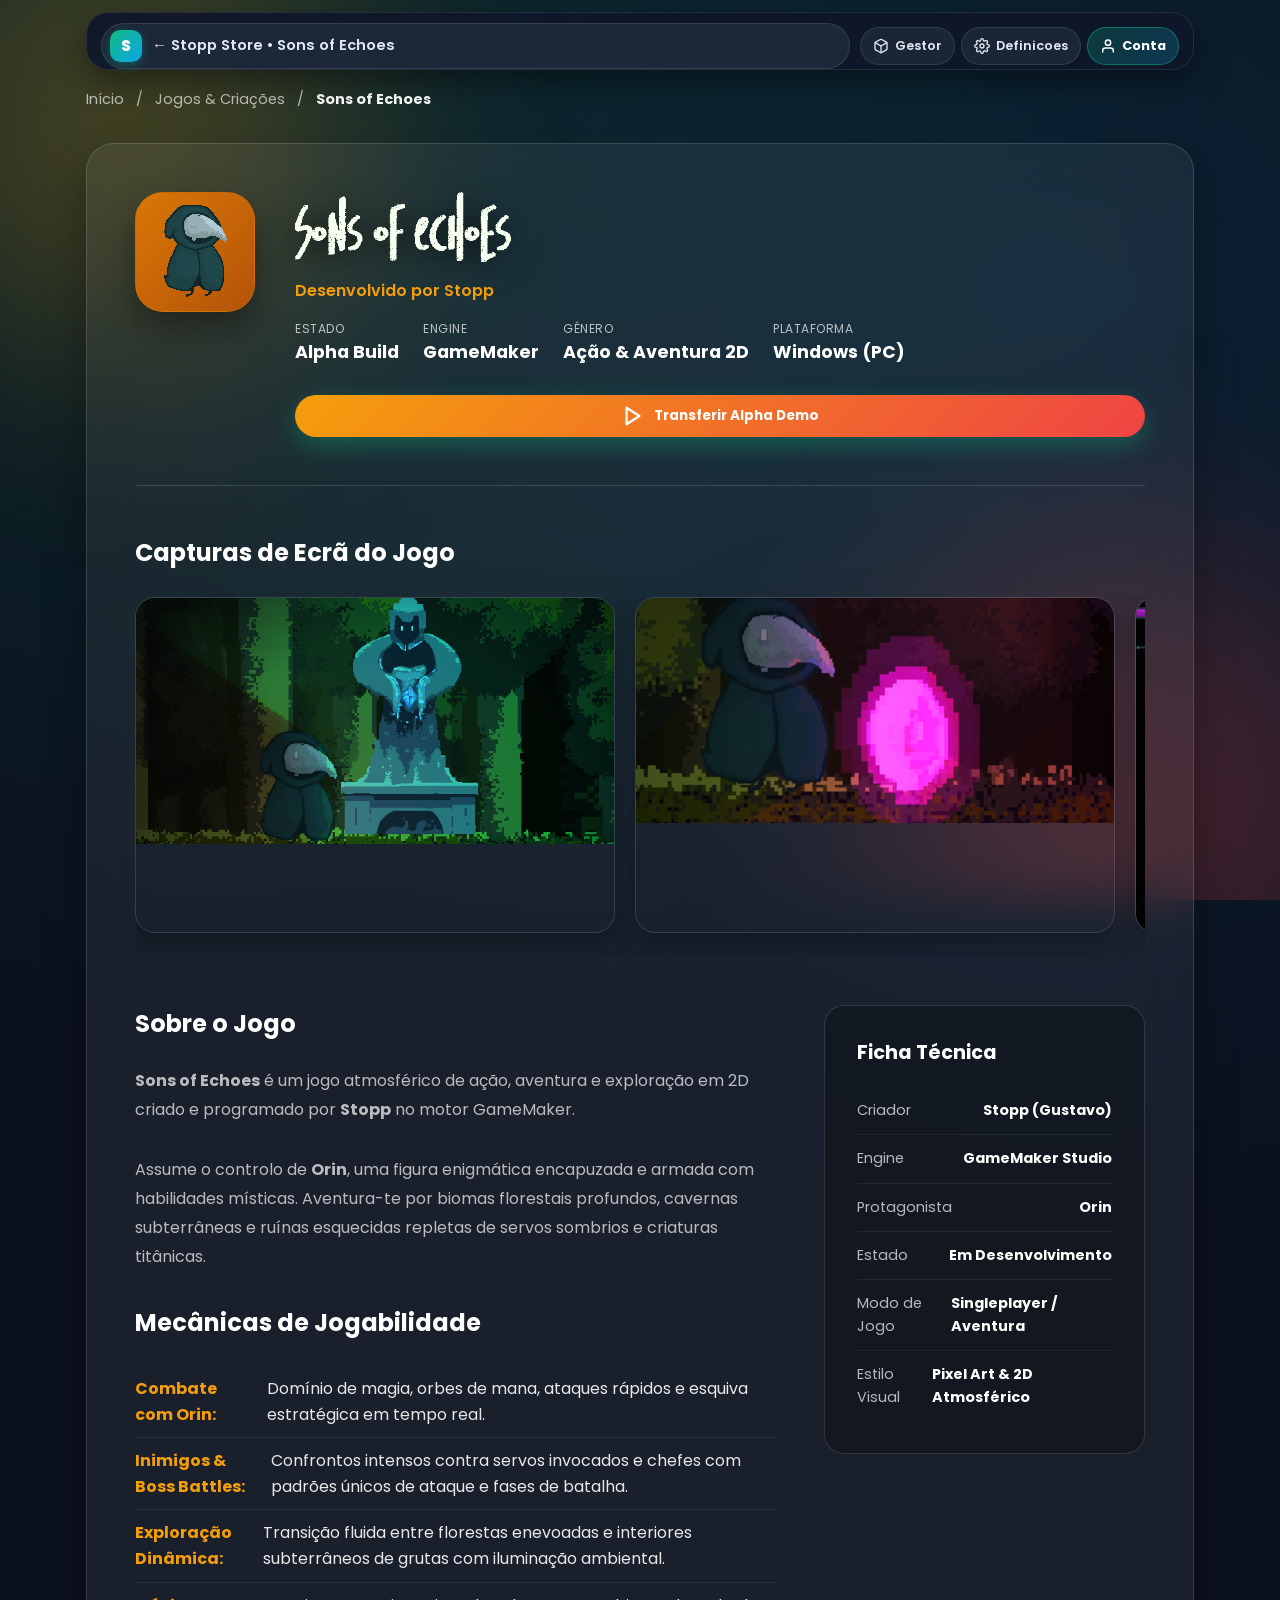
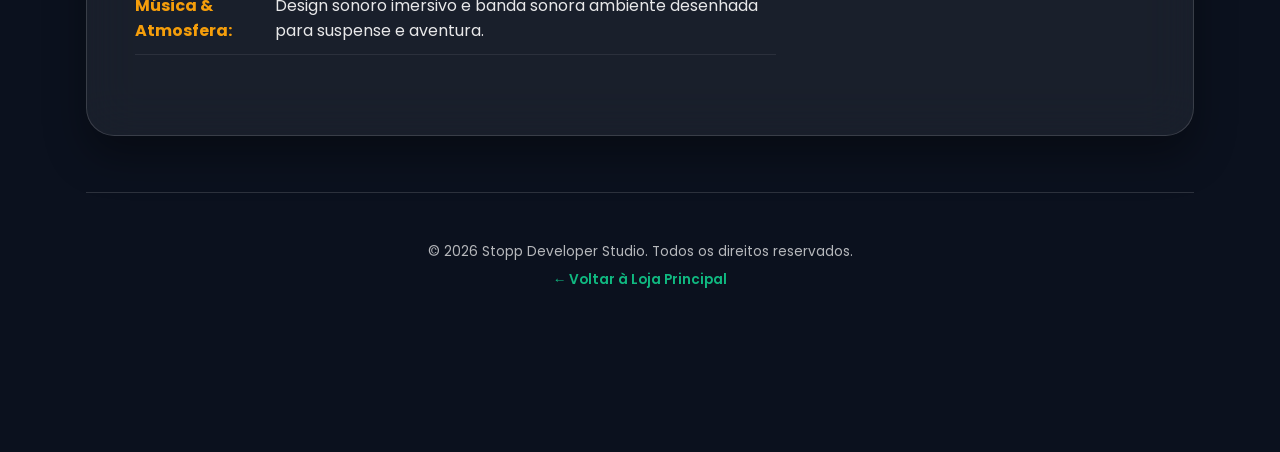
<file: sons-of-echoes.html>
<!DOCTYPE html>
<html lang="pt">
<head>
    <meta charset="UTF-8">
    <meta name="viewport" content="width=device-width, initial-scale=1.0">
    <title>Sons of Echoes - Jogo & Detalhes | Stopp App Store</title>
    <link rel="stylesheet" href="assets/css/style.css?v=25">
    <link rel="icon" type="image/svg+xml" href="assets/img/icon.svg">
</head>
<body>
    <div class="glow-bg">
        <div class="glow-orb glow-1" style="background: #f59e0b;"></div>
        <div class="glow-orb glow-2" style="background: #ef4444;"></div>
    </div>

    <div class="container">
                <!-- Header (Google Play Store Style Sticky Top Search & Actions) -->
        <header class="app-main-header play-store-header">
            <div class="play-search-bar-row">
                <a href="index.html" class="play-search-pill" style="text-decoration: none; color: inherit;">
                    <div class="brand-logo play-prism-logo" title="Voltar Ã  Stopp Store">S</div>
                    <span style="font-size: 0.92rem; font-weight: 600; color: #e2e8f0; flex: 1; white-space: nowrap; overflow: hidden; text-overflow: ellipsis;">&larr; Stopp Store &bull; Sons of Echoes</span>
                </a>

                <div class="header-links play-top-actions">
                    <button class="btn-manager-nav play-icon-btn" onclick="openAppManagerModal()" title="Gestor de Aplicacoes e Atualizacoes">
                        <svg width="16" height="16" viewBox="0 0 24 24" fill="none" stroke="currentColor" stroke-width="2" stroke-linecap="round" stroke-linejoin="round"><path d="M21 16V8a2 2 0 0 0-1-1.73l-7-4a2 2 0 0 0-2 0l-7 4A2 2 0 0 0 3 8v8a2 2 0 0 0 1 1.73l7 4a2 2 0 0 0 2 0l7-4A2 2 0 0 0 21 16z"></path><polyline points="3.27 6.96 12 12.01 20.73 6.96"></polyline><line x1="12" y1="22.08" x2="12" y2="12"></line></svg>
                        <span class="play-btn-text">Gestor</span>
                        <span class="badge-count" id="pending-updates-badge" style="display: none;">0</span>
                    </button>

                    <button class="btn-settings-nav play-icon-btn" onclick="openSettingsModal()" title="Definicoes da Stopp Store">
                        <svg width="16" height="16" viewBox="0 0 24 24" fill="none" stroke="currentColor" stroke-width="2" stroke-linecap="round" stroke-linejoin="round"><circle cx="12" cy="12" r="3"/><path d="M19.4 15a1.65 1.65 0 0 0 .33 1.82l.06.06a2 2 0 0 1 0 2.83 2 2 0 0 1-2.83 0l-.06-.06a1.65 1.65 0 0 0-1.82-.33 1.65 1.65 0 0 0-1 1.51V21a2 2 0 0 1-2 2 2 2 0 0 1-2-2v-.09A1.65 1.65 0 0 0 9 19.4a1.65 1.65 0 0 0-1.82.33l-.06.06a2 2 0 0 1-2.83 0 2 2 0 0 1 0-2.83l.06-.06a1.65 1.65 0 0 0 .33-1.82 1.65 1.65 0 0 0-1.51-1H3a2 2 0 0 1-2-2 2 2 0 0 1 2-2h.09A1.65 1.65 0 0 0 4.6 9a1.65 1.65 0 0 0-.33-1.82l-.06-.06a2 2 0 0 1 0-2.83 2 2 0 0 1 2.83 0l.06.06a1.65 1.65 0 0 0 1.82.33H9a1.65 1.65 0 0 0 1-1.51V3a2 2 0 0 1 2-2 2 2 0 0 1 2 2v.09a1.65 1.65 0 0 0 1 1.51 1.65 1.65 0 0 0 1.82-.33l.06-.06a2 2 0 0 1 2.83 0 2 2 0 0 1 0 2.83l-.06.06a1.65 1.65 0 0 0-.33 1.82V9a1.65 1.65 0 0 0 1.51 1H21a2 2 0 0 1 2 2 2 2 0 0 1-2 2h-.09a1.65 1.65 0 0 0-1.51 1z"/></svg>
                        <span class="play-btn-text">Definicoes</span>
                    </button>

                    <button class="btn-auth-nav play-avatar-btn" id="nav-auth-btn" onclick="StoppAuth.openLoginModal()" title="Conta Stopp">
                        <svg width="16" height="16" viewBox="0 0 24 24" fill="none" stroke="currentColor" stroke-width="2.2" stroke-linecap="round" stroke-linejoin="round"><path d="M20 21v-2a4 4 0 0 0-4-4H8a4 4 0 0 0-4 4v2"></path><circle cx="12" cy="7" r="4"></circle></svg>
                        <span class="auth-text">Conta</span>
                    </button>
                </div>
            </div>
        </header>

        <!-- Breadcrumb -->
        <div class="breadcrumb">
            <a href="index.html">Início</a>
            <span>/</span>
            <a href="index.html#apps">Jogos & Criações</a>
            <span>/</span>
            <strong>Sons of Echoes</strong>
        </div>

        <!-- Main Product Card -->
        <main class="app-detail-card" style="--card-accent: #f59e0b;">
            <!-- App Hero Header -->
            <div class="app-detail-hero">
                <div class="detail-app-icon icon-forest">
                    <img src="assets/img/orin_character.png" alt="Orin">
                </div>

                <div class="app-detail-info">
                    <img src="assets/img/sons_of_echoes_title.png" alt="Sons of Echoes" style="max-height: 70px; margin-bottom: 0.5rem; filter: drop-shadow(0 4px 15px rgba(0,0,0,0.7));">
                    <div class="app-detail-developer" style="color: #f59e0b;">Desenvolvido por Stopp</div>

                    <div class="app-detail-meta">
                        <div class="meta-stat">
                            <span>Estado</span>
                            <strong>Alpha Build</strong>
                        </div>
                        <div class="meta-stat">
                            <span>Engine</span>
                            <strong>GameMaker</strong>
                        </div>
                        <div class="meta-stat">
                            <span>Género</span>
                            <strong>Ação & Aventura 2D</strong>
                        </div>
                        <div class="meta-stat">
                            <span>Plataforma</span>
                            <strong>Windows (PC)</strong>
                        </div>
                    </div>

                    <div class="detail-actions">
                        <button class="btn-download btn-large" style="--btn-color-start: #f59e0b; --btn-color-end: #ef4444;" onclick="triggerAppDownload('Sons of Echoes (Alpha Demo)', null, 120)">
                            <svg width="22" height="22" viewBox="0 0 24 24" fill="none" stroke="currentColor" stroke-width="2.5" stroke-linecap="round" stroke-linejoin="round"><polygon points="5 3 19 12 5 21 5 3"/></svg>
                            Transferir Alpha Demo
                        </button>
                    </div>
                </div>
            </div>

            <!-- Screenshots / Concept Gallery -->
            <h2 class="section-title">Capturas de Ecrã do Jogo</h2>
            <div class="screenshots-carousel">
                <div class="screenshot-item landscape">
                    <img src="assets/img/echoes_screen1.png" alt="Orin e o Altar Místico de Cristal">
                </div>
                <div class="screenshot-item landscape">
                    <img src="assets/img/echoes_screen2.png" alt="Invocação de Portal Mágico">
                </div>
                <div class="screenshot-item landscape">
                    <img src="assets/img/echoes_screen3.png" alt="Interface de Combate e Exploração Subterrânea">
                </div>
                <div class="screenshot-item landscape">
                    <img src="assets/img/echoes_screen4.png" alt="Travessia na Chuva e Reflexos na Água">
                </div>
            </div>

            <!-- Content Grid: Description & Specs -->
            <div class="content-grid">
                <div>
                    <h2 class="section-title">Sobre o Jogo</h2>
                    <p class="detail-text">
                        <strong>Sons of Echoes</strong> é um jogo atmosférico de ação, aventura e exploração em 2D criado e programado por <strong>Stopp</strong> no motor GameMaker.
                    </p>
                    <p class="detail-text">
                        Assume o controlo de <strong>Orin</strong>, uma figura enigmática encapuzada e armada com habilidades místicas. Aventura-te por biomas florestais profundos, cavernas subterrâneas e ruínas esquecidas repletas de servos sombrios e criaturas titânicas.
                    </p>

                    <h2 class="section-title">Mecânicas de Jogabilidade</h2>
                    <ul class="feature-list">
                        <li>
                            <strong style="color: #f59e0b;">Combate com Orin:</strong> Domínio de magia, orbes de mana, ataques rápidos e esquiva estratégica em tempo real.
                        </li>
                        <li>
                            <strong style="color: #f59e0b;">Inimigos & Boss Battles:</strong> Confrontos intensos contra servos invocados e chefes com padrões únicos de ataque e fases de batalha.
                        </li>
                        <li>
                            <strong style="color: #f59e0b;">Exploração Dinâmica:</strong> Transição fluida entre florestas enevoadas e interiores subterrâneos de grutas com iluminação ambiental.
                        </li>
                        <li>
                            <strong style="color: #f59e0b;">Música & Atmosfera:</strong> Design sonoro imersivo e banda sonora ambiente desenhada para suspense e aventura.
                        </li>
                    </ul>
                </div>

                <div>
                    <div class="specs-card">
                        <h3 style="font-size: 1.2rem; margin-bottom: 1.2rem; font-weight: 700;">Ficha Técnica</h3>
                        <div class="spec-row">
                            <span>Criador</span>
                            <strong>Stopp (Gustavo)</strong>
                        </div>
                        <div class="spec-row">
                            <span>Engine</span>
                            <strong>GameMaker Studio</strong>
                        </div>
                        <div class="spec-row">
                            <span>Protagonista</span>
                            <strong>Orin</strong>
                        </div>
                        <div class="spec-row">
                            <span>Estado</span>
                            <strong>Em Desenvolvimento</strong>
                        </div>
                        <div class="spec-row">
                            <span>Modo de Jogo</span>
                            <strong>Singleplayer / Aventura</strong>
                        </div>
                        <div class="spec-row">
                            <span>Estilo Visual</span>
                            <strong>Pixel Art & 2D Atmosférico</strong>
                        </div>
                    </div>
                </div>
            </div>
        </main>

        <!-- Footer -->
        <footer>
            <p>&copy; 2026 Stopp Developer Studio. Todos os direitos reservados.</p>
            <p><a href="index.html">← Voltar à Loja Principal</a></p>
        </footer>
    </div>

    <!-- Download Progress & Post-Install Celebration Modal -->
    <div class="modal-backdrop" id="download-modal">
        <div class="modal-card">
            <div class="confetti-container" id="confetti-container"></div>
            
            <!-- Progress Section -->
            <div id="dl-progress-container">
                <div class="modal-icon-circle" style="color: #f59e0b; background: rgba(245, 158, 11, 0.15); border-color: rgba(245, 158, 11, 0.3);">↓</div>
                <h3 id="dl-modal-title">A preparar Sons of Echoes</h3>
                <div class="progress-track">
                    <div class="progress-fill" id="dl-progress-bar" style="background: linear-gradient(90deg, #f59e0b, #ef4444); box-shadow: 0 0 15px rgba(245, 158, 11, 0.5);"></div>
                </div>
                <div class="progress-status-row">
                    <span id="dl-status-text">A preparar ficheiros...</span>
                    <strong id="dl-progress-text">0%</strong>
                </div>
            </div>

            <!-- Post-Install Success Section -->
            <div id="dl-success-box" style="display: none;">
                <div class="success-checkmark" style="background: linear-gradient(135deg, #f59e0b, #ef4444); box-shadow: 0 0 30px rgba(245, 158, 11, 0.6);">✓</div>
                <h3>Pronto para Jogar!</h3>
                <p style="color: var(--text-muted); font-size: 0.95rem; margin-bottom: 1.5rem; line-height: 1.6;">
                    O pacote de demonstração do <strong>Sons of Echoes</strong> foi preparado com sucesso pela Stopp Studio. Prepara-te para mergulhar no mundo de Orin!
                </p>
                <button class="btn-download" style="width: 100%; --btn-color-start: #f59e0b; --btn-color-end: #ef4444;" onclick="closeDownloadModal()">
                    Concluir
                </button>
            </div>
        </div>
    </div>

    <!-- Platform Restriction Modal -->
    <div class="modal-backdrop" id="platform-restriction-modal">
        <div class="modal-card modal-app-features">
            <div class="modal-header-app">
                <div class="app-icon-badge" style="background: rgba(245, 158, 11, 0.2); color: #fbbf24; border: 1px solid rgba(245, 158, 11, 0.4);">
                    <svg width="22" height="22" viewBox="0 0 24 24" fill="none" stroke="currentColor" stroke-width="2" stroke-linecap="round" stroke-linejoin="round"><circle cx="12" cy="12" r="10"></circle><line x1="4.93" y1="4.93" x2="19.07" y2="19.07"></line></svg>
                </div>
                <div>
                    <span class="exclusivity-pill" id="platform-restriction-pill" style="border-color: rgba(245, 158, 11, 0.4); background: rgba(245, 158, 11, 0.15); color: #fbbf24;">Plataforma Incompatível</span>
                    <h3 id="platform-restriction-title" style="margin-top: 4px;">Incompatível com o Dispositivo</h3>
                </div>
                <button class="modal-close-btn" onclick="closePlatformRestrictionModal()" aria-label="Fechar">✕</button>
            </div>
            <p class="modal-lead" id="platform-restriction-message" style="margin-top: 14px; font-size: 0.95rem; line-height: 1.6; color: #cbd5e1;">
                Esta aplicação foi concebida exclusivamente para computadores PC Windows e não pode ser executada no sistema Android.
            </p>
            <div class="availability-notice" id="platform-restriction-tip">
                <strong>Recomendação:</strong> Acede à Stopp Store a partir de um computador PC para transferires e jogares a demonstração de Sons of Echoes.
            </div>
            <button class="btn-secondary" style="width: 100%;" onclick="closePlatformRestrictionModal()">
                Entendido
            </button>
        </div>
    </div>

    <script src="assets/js/app.js?v=26"></script>
    <script src="assets/js/download.js?v=26"></script>
</body>
</html>
</file>
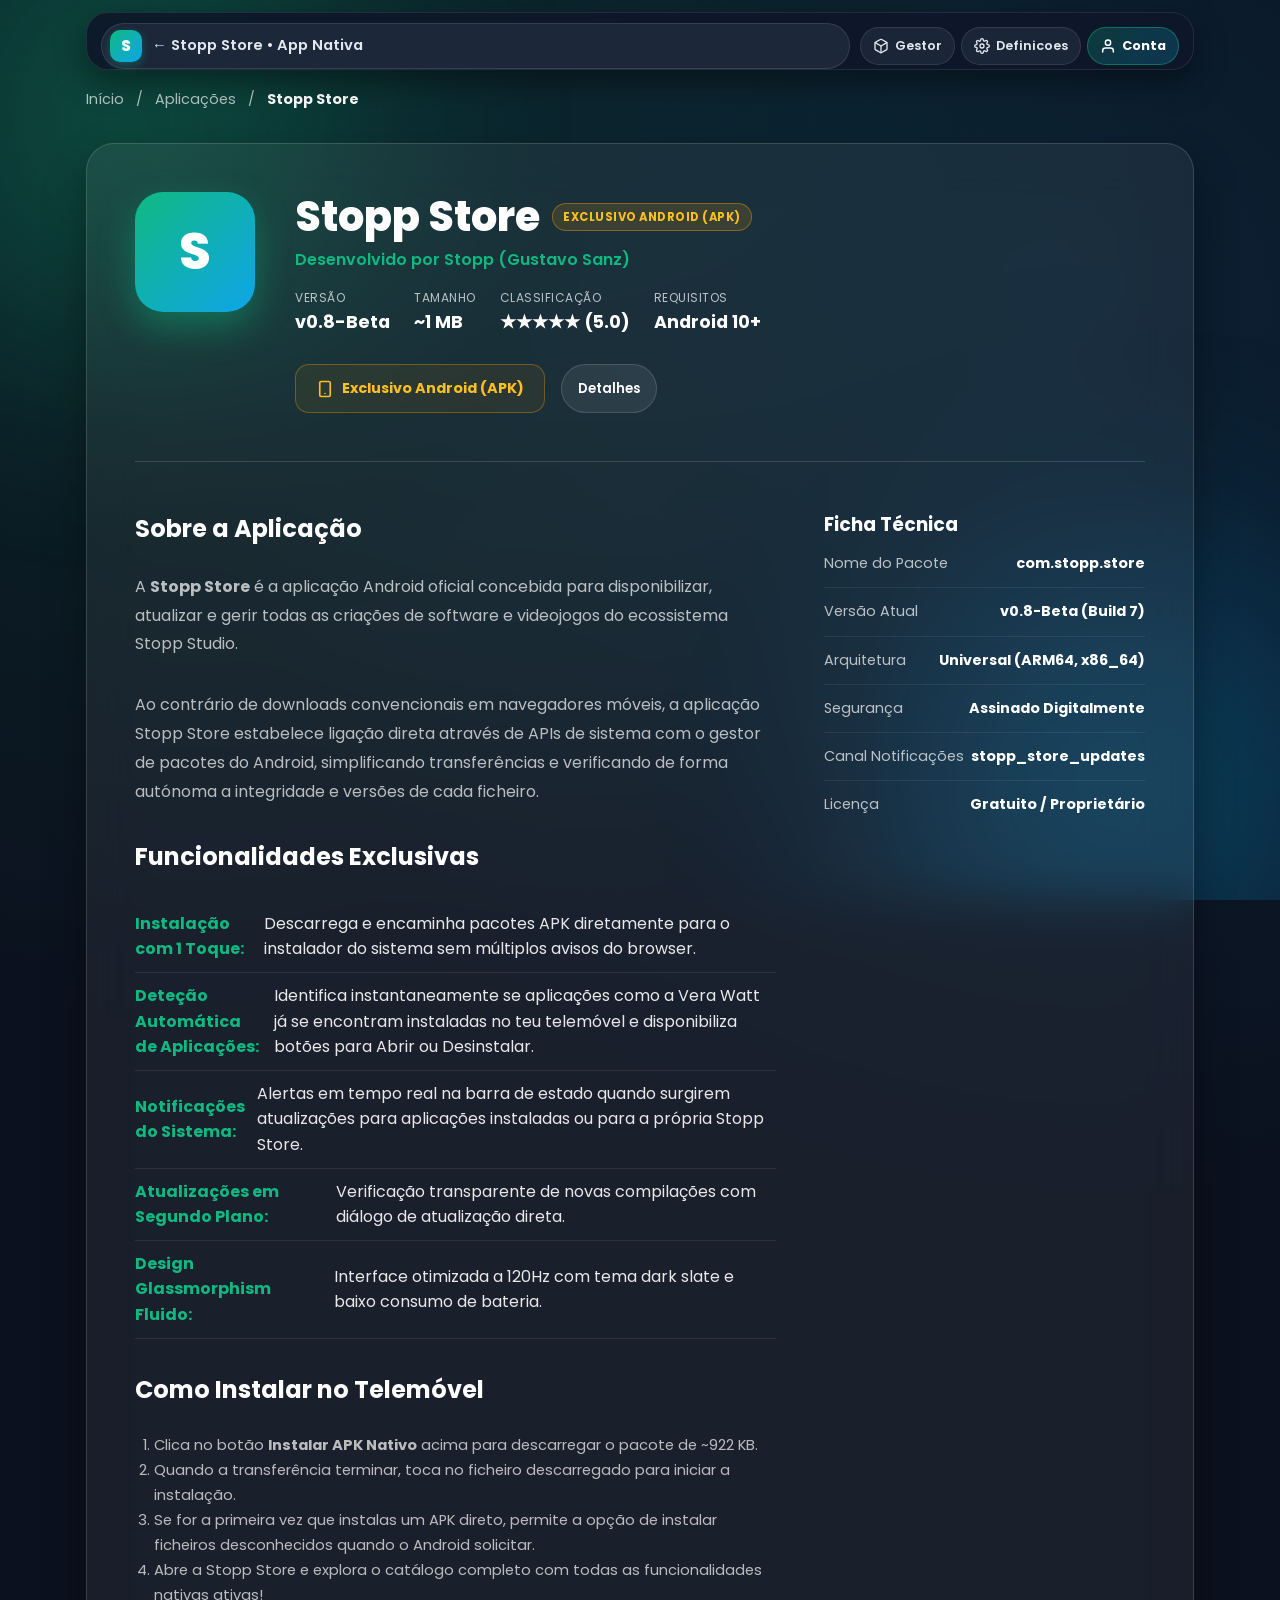
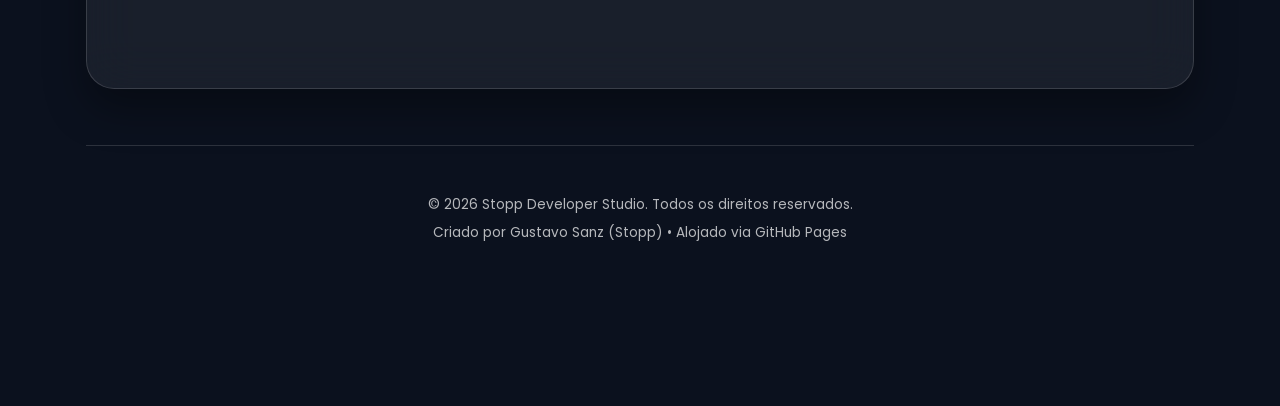
<file: stoppstore.html>
<!DOCTYPE html>
<html lang="pt">
<head>
    <meta charset="UTF-8">
    <meta name="viewport" content="width=device-width, initial-scale=1.0">
    <title>Stopp Store - Aplicação Nativa Android | Stopp App Store</title>
    <link rel="stylesheet" href="assets/css/style.css?v=25">
    <link rel="icon" type="image/svg+xml" href="assets/img/icon.svg">
    <link rel="apple-touch-icon" href="assets/img/icon-192.png">
    <link rel="manifest" href="manifest.webmanifest">
    <meta name="theme-color" content="#0f172a">
    <meta name="mobile-web-app-capable" content="yes">
    <meta name="apple-mobile-web-app-capable" content="yes">
    <meta name="apple-mobile-web-app-status-bar-style" content="black-translucent">
</head>
<body>
    <div class="glow-bg">
        <div class="glow-orb glow-1"></div>
        <div class="glow-orb glow-2"></div>
    </div>

    <div class="container">
                <!-- Header (Google Play Store Style Sticky Top Search & Actions) -->
        <header class="app-main-header play-store-header">
            <div class="play-search-bar-row">
                <a href="index.html" class="play-search-pill" style="text-decoration: none; color: inherit;">
                    <div class="brand-logo play-prism-logo" title="Voltar Ã  Stopp Store">S</div>
                    <span style="font-size: 0.92rem; font-weight: 600; color: #e2e8f0; flex: 1; white-space: nowrap; overflow: hidden; text-overflow: ellipsis;">&larr; Stopp Store &bull; App Nativa</span>
                </a>

                <div class="header-links play-top-actions">
                    <button class="btn-manager-nav play-icon-btn" onclick="openAppManagerModal()" title="Gestor de Aplicacoes e Atualizacoes">
                        <svg width="16" height="16" viewBox="0 0 24 24" fill="none" stroke="currentColor" stroke-width="2" stroke-linecap="round" stroke-linejoin="round"><path d="M21 16V8a2 2 0 0 0-1-1.73l-7-4a2 2 0 0 0-2 0l-7 4A2 2 0 0 0 3 8v8a2 2 0 0 0 1 1.73l7 4a2 2 0 0 0 2 0l7-4A2 2 0 0 0 21 16z"></path><polyline points="3.27 6.96 12 12.01 20.73 6.96"></polyline><line x1="12" y1="22.08" x2="12" y2="12"></line></svg>
                        <span class="play-btn-text">Gestor</span>
                        <span class="badge-count" id="pending-updates-badge" style="display: none;">0</span>
                    </button>

                    <button class="btn-settings-nav play-icon-btn" onclick="openSettingsModal()" title="Definicoes da Stopp Store">
                        <svg width="16" height="16" viewBox="0 0 24 24" fill="none" stroke="currentColor" stroke-width="2" stroke-linecap="round" stroke-linejoin="round"><circle cx="12" cy="12" r="3"/><path d="M19.4 15a1.65 1.65 0 0 0 .33 1.82l.06.06a2 2 0 0 1 0 2.83 2 2 0 0 1-2.83 0l-.06-.06a1.65 1.65 0 0 0-1.82-.33 1.65 1.65 0 0 0-1 1.51V21a2 2 0 0 1-2 2 2 2 0 0 1-2-2v-.09A1.65 1.65 0 0 0 9 19.4a1.65 1.65 0 0 0-1.82.33l-.06.06a2 2 0 0 1-2.83 0 2 2 0 0 1 0-2.83l.06-.06a1.65 1.65 0 0 0 .33-1.82 1.65 1.65 0 0 0-1.51-1H3a2 2 0 0 1-2-2 2 2 0 0 1 2-2h.09A1.65 1.65 0 0 0 4.6 9a1.65 1.65 0 0 0-.33-1.82l-.06-.06a2 2 0 0 1 0-2.83 2 2 0 0 1 2.83 0l.06.06a1.65 1.65 0 0 0 1.82.33H9a1.65 1.65 0 0 0 1-1.51V3a2 2 0 0 1 2-2 2 2 0 0 1 2 2v.09a1.65 1.65 0 0 0 1 1.51 1.65 1.65 0 0 0 1.82-.33l.06-.06a2 2 0 0 1 2.83 0 2 2 0 0 1 0 2.83l-.06.06a1.65 1.65 0 0 0-.33 1.82V9a1.65 1.65 0 0 0 1.51 1H21a2 2 0 0 1 2 2 2 2 0 0 1-2 2h-.09a1.65 1.65 0 0 0-1.51 1z"/></svg>
                        <span class="play-btn-text">Definicoes</span>
                    </button>

                    <button class="btn-auth-nav play-avatar-btn" id="nav-auth-btn" onclick="StoppAuth.openLoginModal()" title="Conta Stopp">
                        <svg width="16" height="16" viewBox="0 0 24 24" fill="none" stroke="currentColor" stroke-width="2.2" stroke-linecap="round" stroke-linejoin="round"><path d="M20 21v-2a4 4 0 0 0-4-4H8a4 4 0 0 0-4 4v2"></path><circle cx="12" cy="7" r="4"></circle></svg>
                        <span class="auth-text">Conta</span>
                    </button>
                </div>
            </div>
        </header>

        <!-- Breadcrumb -->
        <div class="breadcrumb">
            <a href="index.html">Início</a>
            <span>/</span>
            <a href="index.html#apps">Aplicações</a>
            <span>/</span>
            <strong>Stopp Store</strong>
        </div>

        <!-- Main Product Card -->
        <main class="app-detail-card" id="app-detail-com.stopp.store" data-package="com.stopp.store" data-target-version-code="8" data-target-version-name="0.8-Beta" data-app-name="Stopp Store" data-apk-url="assets/apks/StoppStore-v0.8-Beta.apk" data-apk-size="1">
            <!-- App Hero Header -->
            <div class="app-detail-hero">
                <div class="detail-app-icon" style="background: linear-gradient(135deg, #10b981, #0ea5e9); color: #fff; font-size: 3.2rem; font-weight: 800; display: flex; align-items: center; justify-content: center; box-shadow: 0 15px 35px rgba(16, 185, 129, 0.4);">
                    S
                </div>

                <div class="app-detail-info">
                    <div style="display: flex; align-items: center; gap: 12px; margin-bottom: 0.3rem; flex-wrap: wrap;">
                        <h1 style="margin-bottom: 0;">Stopp Store</h1>
                        <span class="badge-status badge-installed" id="badge-status-com.stopp.store">Oficial Android</span>
                    </div>
                    <div class="app-detail-developer">Desenvolvido por Stopp (Gustavo Sanz)</div>

                    <div class="app-detail-meta">
                        <div class="meta-stat">
                            <span>Versão</span>
                            <strong>v0.8-Beta</strong>
                        </div>
                        <div class="meta-stat">
                            <span>Tamanho</span>
                            <strong>~1 MB</strong>
                        </div>
                        <div class="meta-stat">
                            <span>Classificação</span>
                            <strong>★★★★★ (5.0)</strong>
                        </div>
                        <div class="meta-stat">
                            <span>Requisitos</span>
                            <strong>Android 10+</strong>
                        </div>
                    </div>

                    <div class="detail-actions" id="detail-actions-com.stopp.store">
                        <button class="btn-download btn-large" onclick="triggerAppDownload('Stopp Store', 'assets/apks/StoppStore-v0.8-Beta.apk', 1)">
                            <svg width="22" height="22" viewBox="0 0 24 24" fill="none" stroke="currentColor" stroke-width="2.5" stroke-linecap="round" stroke-linejoin="round"><path d="M21 15v4a2 2 0 0 1-2 2H5a2 2 0 0 1-2-2v-4"/><polyline points="7 10 12 15 17 10"/><line x1="12" y1="15" x2="12" y2="3"/></svg>
                            Instalar APK Nativo (v0.8-Beta)
                        </button>
                        <button class="btn-secondary btn-large" onclick="openAppModal()">
                            Ver Vantagens
                        </button>
                    </div>
                </div>
            </div>

            <!-- Content Grid: Description & Specs -->
            <div class="content-grid">
                <div>
                    <h2 class="section-title">Sobre a Aplicação</h2>
                    <p class="detail-text">
                        A <strong>Stopp Store</strong> é a aplicação Android oficial concebida para disponibilizar, atualizar e gerir todas as criações de software e videojogos do ecossistema Stopp Studio.
                    </p>
                    <p class="detail-text">
                        Ao contrário de downloads convencionais em navegadores móveis, a aplicação Stopp Store estabelece ligação direta através de APIs de sistema com o gestor de pacotes do Android, simplificando transferências e verificando de forma autónoma a integridade e versões de cada ficheiro.
                    </p>

                    <h2 class="section-title">Funcionalidades Exclusivas</h2>
                    <ul class="feature-list">
                        <li>
                            <strong>Instalação com 1 Toque:</strong> Descarrega e encaminha pacotes APK diretamente para o instalador do sistema sem múltiplos avisos do browser.
                        </li>
                        <li>
                            <strong>Deteção Automática de Aplicações:</strong> Identifica instantaneamente se aplicações como a Vera Watt já se encontram instaladas no teu telemóvel e disponibiliza botões para Abrir ou Desinstalar.
                        </li>
                        <li>
                            <strong>Notificações do Sistema:</strong> Alertas em tempo real na barra de estado quando surgirem atualizações para aplicações instaladas ou para a própria Stopp Store.
                        </li>
                        <li>
                            <strong>Atualizações em Segundo Plano:</strong> Verificação transparente de novas compilações com diálogo de atualização direta.
                        </li>
                        <li>
                            <strong>Design Glassmorphism Fluido:</strong> Interface otimizada a 120Hz com tema dark slate e baixo consumo de bateria.
                        </li>
                    </ul>

                    <h2 class="section-title">Como Instalar no Telemóvel</h2>
                    <ol style="color: var(--text-muted); font-size: 0.92rem; line-height: 1.7; padding-left: 1.2rem; margin-bottom: 2rem;">
                        <li>Clica no botão <strong>Instalar APK Nativo</strong> acima para descarregar o pacote de ~922 KB.</li>
                        <li>Quando a transferência terminar, toca no ficheiro descarregado para iniciar a instalação.</li>
                        <li>Se for a primeira vez que instalas um APK direto, permite a opção de instalar ficheiros desconhecidos quando o Android solicitar.</li>
                        <li>Abre a Stopp Store e explora o catálogo completo com todas as funcionalidades nativas ativas!</li>
                    </ol>
                </div>

                <div class="sidebar">
                    <div class="sidebar-box">
                        <h3>Ficha Técnica</h3>
                        <div class="spec-row">
                            <span>Nome do Pacote</span>
                            <strong>com.stopp.store</strong>
                        </div>
                        <div class="spec-row">
                            <span>Versão Atual</span>
                            <strong>v0.8-Beta (Build 7)</strong>
                        </div>
                        <div class="spec-row">
                            <span>Arquitetura</span>
                            <strong>Universal (ARM64, x86_64)</strong>
                        </div>
                        <div class="spec-row">
                            <span>Segurança</span>
                            <strong>Assinado Digitalmente</strong>
                        </div>
                        <div class="spec-row">
                            <span>Canal Notificações</span>
                            <strong>stopp_store_updates</strong>
                        </div>
                        <div class="spec-row">
                            <span>Licença</span>
                            <strong>Gratuito / Proprietário</strong>
                        </div>
                    </div>
                </div>
            </div>
        </main>

        <!-- Footer -->
        <footer>
            <p>&copy; 2026 Stopp Developer Studio. Todos os direitos reservados.</p>
            <p>Criado por Gustavo Sanz (Stopp) &bull; Alojado via GitHub Pages</p>
        </footer>
    </div>

    <!-- Download Progress Modal -->
    <div class="modal-backdrop" id="download-modal">
        <div class="modal-card">
            <div class="confetti-container" id="confetti-container"></div>
            
            <div id="dl-progress-container">
                <div class="modal-icon-circle">↓</div>
                <h3 id="dl-modal-title">A transferir aplicação</h3>
                <div class="progress-track">
                    <div class="progress-fill" id="dl-progress-bar"></div>
                </div>
                <div class="progress-status-row">
                    <span id="dl-status-text">A preparar transferência...</span>
                    <strong id="dl-progress-text">0%</strong>
                </div>
            </div>

            <div id="dl-success-box" style="display: none;">
                <div class="success-checkmark">✓</div>
                <h3>Transferência Concluída!</h3>
                <p style="color: var(--text-muted); font-size: 0.95rem; margin-bottom: 1.5rem; line-height: 1.6;">
                    O ficheiro foi transferido com sucesso. Abre o ficheiro transferido no teu telemóvel para concluir a instalação.
                </p>
                <button class="btn-download" style="width: 100%;" onclick="closeDownloadModal()">
                    Concluir
                </button>
            </div>
        </div>
    </div>

    <!-- Post-Installation Celebration Modal -->
    <div class="modal-backdrop" id="install-celebration-modal">
        <div class="modal-card modal-celebration">
            <div class="confetti-container" id="celebration-confetti-container"></div>
            <div class="celebration-badge-wrap">
                <div class="celebration-pulse-glow"></div>
                <div class="celebration-icon-box">
                    <svg width="38" height="38" viewBox="0 0 24 24" fill="none" stroke="#10b981" stroke-width="3" stroke-linecap="round" stroke-linejoin="round">
                        <polyline points="20 6 9 17 4 12"></polyline>
                    </svg>
                </div>
            </div>
            <h3 id="celebration-app-title">Instalação Concluída com Sucesso!</h3>
            <p id="celebration-app-desc" style="color: var(--text-muted); font-size: 0.95rem; margin-bottom: 1.5rem; line-height: 1.6;">
                A aplicação foi instalada no teu dispositivo Android e está pronta a ser executada diretamente a partir da Stopp Store.
            </p>
            <div class="modal-celebration-actions">
                <button id="celebration-btn-open" class="btn-download" style="width: 100%;" onclick="handleCelebrationOpen()">
                    <svg width="18" height="18" viewBox="0 0 24 24" fill="none" stroke="currentColor" stroke-width="2.5" stroke-linecap="round" stroke-linejoin="round"><polygon points="5 3 19 12 5 21 5 3"/></svg>
                    Abrir Aplicação
                </button>
                <button class="btn-secondary" style="width: 100%;" onclick="closeCelebrationModal()">
                    Concluído
                </button>
            </div>
        </div>
    </div>

    <!-- Platform Restriction Modal -->
    <div class="modal-backdrop" id="platform-restriction-modal">
        <div class="modal-card modal-app-features">
            <div class="modal-header-app">
                <div class="app-icon-badge" style="background: rgba(245, 158, 11, 0.2); color: #fbbf24; border: 1px solid rgba(245, 158, 11, 0.4);">
                    <svg width="22" height="22" viewBox="0 0 24 24" fill="none" stroke="currentColor" stroke-width="2" stroke-linecap="round" stroke-linejoin="round"><circle cx="12" cy="12" r="10"></circle><line x1="4.93" y1="4.93" x2="19.07" y2="19.07"></line></svg>
                </div>
                <div>
                    <span class="exclusivity-pill" id="platform-restriction-pill" style="border-color: rgba(245, 158, 11, 0.4); background: rgba(245, 158, 11, 0.15); color: #fbbf24;">Plataforma Incompatível</span>
                    <h3 id="platform-restriction-title" style="margin-top: 4px;">Incompatível com o Dispositivo</h3>
                </div>
                <button class="modal-close-btn" onclick="closePlatformRestrictionModal()" aria-label="Fechar">✕</button>
            </div>
            <p class="modal-lead" id="platform-restriction-message" style="margin-top: 14px; font-size: 0.95rem; line-height: 1.6; color: #cbd5e1;">
                Esta aplicação foi concebida exclusivamente para outra plataforma e não pode ser executada no teu ambiente atual.
            </p>
            <div class="availability-notice" id="platform-restriction-tip">
                <strong>Recomendação:</strong> Acede à Stopp Store a partir de um dispositivo compatível para instalar e desfrutar desta aplicação.
            </div>
            <button class="btn-secondary" style="width: 100%;" onclick="closePlatformRestrictionModal()">
                Entendido
            </button>
        </div>
    </div>

    <!-- Store Settings & Updates Modal -->
    <div class="modal-backdrop" id="settings-modal">
        <div class="modal-card modal-settings">
            <div class="modal-header-app">
                <div class="app-icon-badge">
                    <svg width="22" height="22" viewBox="0 0 24 24" fill="none" stroke="currentColor" stroke-width="2" stroke-linecap="round" stroke-linejoin="round"><circle cx="12" cy="12" r="3"/><path d="M19.4 15a1.65 1.65 0 0 0 .33 1.82l.06.06a2 2 0 0 1 0 2.83 2 2 0 0 1-2.83 0l-.06-.06a1.65 1.65 0 0 0-1.82-.33 1.65 1.65 0 0 0-1 1.51V21a2 2 0 0 1-2 2 2 2 0 0 1-2-2v-.09A1.65 1.65 0 0 0 9 19.4a1.65 1.65 0 0 0-1.82.33l-.06.06a2 2 0 0 1-2.83 0 2 2 0 0 1 0-2.83l.06-.06a1.65 1.65 0 0 0 .33-1.82 1.65 1.65 0 0 0-1.51-1H3a2 2 0 0 1-2-2 2 2 0 0 1 2-2h.09A1.65 1.65 0 0 0 4.6 9a1.65 1.65 0 0 0-.33-1.82l-.06-.06a2 2 0 0 1 0-2.83 2 2 0 0 1 2.83 0l.06.06a1.65 1.65 0 0 0 1.82.33H9a1.65 1.65 0 0 0 1-1.51V3a2 2 0 0 1 2-2 2 2 0 0 1 2 2v.09a1.65 1.65 0 0 0 1 1.51 1.65 1.65 0 0 0 1.82-.33l.06-.06a2 2 0 0 1 2.83 0 2 2 0 0 1 0 2.83l-.06.06a1.65 1.65 0 0 0-.33 1.82V9a1.65 1.65 0 0 0 1.51 1H21a2 2 0 0 1 2 2 2 2 0 0 1-2 2h-.09a1.65 1.65 0 0 0-1.51 1z"/></svg>
                </div>
                <div>
                    <span id="settings-env-pill" class="env-pill env-web"><span class="env-dot"></span> Modo Web / PWA</span>
                    <h3 style="margin-top: 4px;">Definições da Loja</h3>
                </div>
                <button class="modal-close-btn" onclick="closeSettingsModal()" aria-label="Fechar">✕</button>
            </div>

            <!-- Section 1: Auto-Update Apps Toggle -->
            <div class="settings-section">
                <div class="toggle-switch-row">
                    <div class="toggle-switch-label">
                        <div class="settings-section-title">Atualizações Automáticas</div>
                        <div class="settings-section-desc">Procurar e notificar automaticamente sobre novas versões de aplicações instaladas (ex.: Vera Watt).</div>
                    </div>
                    <label class="toggle-switch">
                        <input type="checkbox" id="toggle-auto-update" onchange="handleAutoUpdateToggle(this)">
                        <span class="toggle-slider"></span>
                    </label>
                </div>
            </div>

            <!-- Section 2: System Notifications -->
            <div class="settings-section">
                <div class="toggle-switch-row" style="margin-bottom: 8px;">
                    <div class="toggle-switch-label">
                        <div class="settings-section-title">Notificações do Sistema</div>
                        <div class="settings-section-desc">Alertas na barra de notificações quando surgirem novas atualizações ou downloads concluídos.</div>
                    </div>
                    <span id="settings-notif-status" class="env-pill env-web"><span class="env-dot"></span> Desativadas</span>
                </div>
                <div style="display: flex; gap: 8px; flex-wrap: wrap;">
                    <button id="btn-request-notif-perm" class="btn-secondary" style="flex: 1; font-size: 0.82rem; padding: 10px 12px;" onclick="handleRequestNotificationPermission()">
                        Ativar Notificações
                    </button>
                    <button class="btn-secondary" style="flex: 1; font-size: 0.82rem; padding: 10px 12px;" onclick="handleTestNotification()">
                        Testar Notificação
                    </button>
                </div>
            </div>

            <!-- Section 3: Store Self-Update -->
            <div class="settings-section">
                <div class="settings-section-title">Atualização da Stopp Store</div>
                <div class="settings-section-desc">Garante que a própria aplicação da loja possui as correções e ligações nativas mais recentes.</div>
                
                <div class="store-version-box">
                    <span>Versão da Loja:</span>
                    <strong id="settings-store-version">v0.8-Beta (Build 7)</strong>
                </div>

                <p id="store-update-status-text" class="store-status-text">A verificar estado da loja...</p>

                <button class="btn-secondary" style="width: 100%; margin-bottom: 8px;" onclick="handleManualCheckStore()">
                    <svg width="16" height="16" viewBox="0 0 24 24" fill="none" stroke="currentColor" stroke-width="2" stroke-linecap="round" stroke-linejoin="round" style="margin-right: 6px;"><polyline points="23 4 23 10 17 10"/><path d="M20.49 15a9 9 0 1 1-2.12-9.36L23 10"/></svg>
                    Verificar Atualizações da Loja
                </button>
                <button id="btn-store-update-action" class="btn-download btn-update-action" style="display: none; width: 100%;">
                    Atualizar Stopp Store Agora
                </button>
            </div>

            <button class="btn-secondary" style="width: 100%; margin-top: 6px;" onclick="closeSettingsModal()">
                Concluir
            </button>
        </div>
    </div>

    <!-- App Features Modal -->
    <div class="modal-backdrop" id="app-features-modal">
        <div class="modal-card modal-app-features">
            <div class="modal-header-app">
                <div class="app-icon-badge">S</div>
                <div>
                    <span class="exclusivity-pill">Exclusivo Android</span>
                    <h3>Stopp Store App</h3>
                </div>
                <button class="modal-close-btn" onclick="closeAppModal()" aria-label="Fechar">✕</button>
            </div>

            <p class="modal-lead">
                A experiência definitiva de distribuição e instalação de aplicações e jogos. Instala todo o catálogo Stopp no teu telemóvel com máxima velocidade e conveniência.
            </p>

            <div class="features-list">
                <div class="feature-item">
                    <div class="feature-icon-box">✓</div>
                    <div>
                        <h4>Instalação com 1 Toque Direto</h4>
                        <p>Descarrega e instala atualizações de APKs diretamente, sem bloqueios ou múltiplos avisos do navegador.</p>
                    </div>
                </div>
                <div class="feature-item">
                    <div class="feature-icon-box">✓</div>
                    <div>
                        <h4>Notificações de Atualizações</h4>
                        <p>Sabe de imediato quando saírem novos patches e versões de jogos como Vera Watt e Sons of Echoes.</p>
                    </div>
                </div>
                <div class="feature-item">
                    <div class="feature-icon-box">✓</div>
                    <div>
                        <h4>Gestor de Downloads Nativo</h4>
                        <p>Transferências rápidas em segundo plano com gestão automática de ficheiros e retoma de downloads.</p>
                    </div>
                </div>
                <div class="feature-item">
                    <div class="feature-icon-box">✓</div>
                    <div>
                        <h4>Performance Nativa & Modo Offline</h4>
                        <p>Interface Glassmorphism fluida a 120Hz adaptada ao teu ecrã, sem barras do navegador.</p>
                    </div>
                </div>
            </div>

            <div class="availability-notice">
                <strong>Nota de Disponibilidade:</strong> A aplicação Stopp Store está disponível para Android (versão 10.0 ou superior).
            </div>

            <div class="modal-app-actions">
                <button class="btn-download" style="width: 100%;" onclick="triggerAppDownload('Stopp Store', 'assets/apks/StoppStore-v0.8-Beta.apk', 1)">
                    Descarregar APK da App (v0.8-Beta)
                </button>
                <button class="btn-secondary" style="width: 100%;" onclick="closeAppModal()">
                    Continuar na Versão Web
                </button>
            </div>
        </div>
    </div>

    <!-- App Manager & Updates Modal -->
    <div class="modal-backdrop" id="app-manager-modal">
        <div class="modal-card modal-manager">
            <div class="modal-header-app">
                <div class="app-icon-badge">
                    <svg width="22" height="22" viewBox="0 0 24 24" fill="none" stroke="currentColor" stroke-width="2" stroke-linecap="round" stroke-linejoin="round"><path d="M21 16V8a2 2 0 0 0-1-1.73l-7-4a2 2 0 0 0-2 0l-7 4A2 2 0 0 0 3 8v8a2 2 0 0 0 1 1.73l7 4a2 2 0 0 0 2 0l7-4A2 2 0 0 0 21 16z"></path><polyline points="3.27 6.96 12 12.01 20.73 6.96"></polyline><line x1="12" y1="22.08" x2="12" y2="12"></line></svg>
                </div>
                <div>
                    <h3 style="margin-top: 4px;">Gestor de Aplicacoes</h3>
                    <p style="font-size: 0.82rem; color: #94a3b8; margin: 0;">Gestao de atualizacoes e instalacoes</p>
                </div>
                <button class="modal-close-btn" onclick="closeAppManagerModal()" aria-label="Fechar">✕</button>
            </div>

            <!-- Manager Tabs -->
            <div class="manager-tabs">
                <button class="manager-tab-btn active" id="tab-btn-pending" onclick="switchManagerTab('pending')">
                    Atualizacoes Pendentes
                    <span class="badge-count" id="manager-pending-tab-badge" style="display: none;">0</span>
                </button>
                <button class="manager-tab-btn" id="tab-btn-installed" onclick="switchManagerTab('installed')">
                    Instaladas no Dispositivo
                    <span class="badge-count" id="manager-installed-tab-badge" style="display: none;">0</span>
                </button>
            </div>

            <!-- Tab 1: Pending Updates -->
            <div id="manager-tab-pending-content">
                <div class="manager-header-bar" id="manager-pending-header-bar" style="display: none;">
                    <span id="manager-pending-count-label" style="font-size: 0.85rem; color: #94a3b8;">1 atualizacao pronta</span>
                    <button class="btn-update-all" onclick="updateAllPendingApps()">
                        <svg width="14" height="14" viewBox="0 0 24 24" fill="none" stroke="currentColor" stroke-width="2.5" stroke-linecap="round" stroke-linejoin="round"><path d="M21 15v4a2 2 0 0 1-2 2H5a2 2 0 0 1-2-2v-4"/><polyline points="7 10 12 15 17 10"/><line x1="12" y1="15" x2="12" y2="3"/></svg>
                        Atualizar Todas
                    </button>
                </div>
                <div id="manager-pending-list"></div>
            </div>

            <!-- Tab 2: Installed Apps -->
            <div id="manager-tab-installed-content" style="display: none;">
                <div id="manager-installed-list"></div>
            </div>

            <button class="btn-secondary" style="width: 100%; margin-top: 14px;" onclick="closeAppManagerModal()">
                Concluir
            </button>
        </div>
    </div>

    <script src="assets/js/app.js?v=26"></script>
    <script src="assets/js/download.js?v=26"></script>
</body>
</html>
</file>
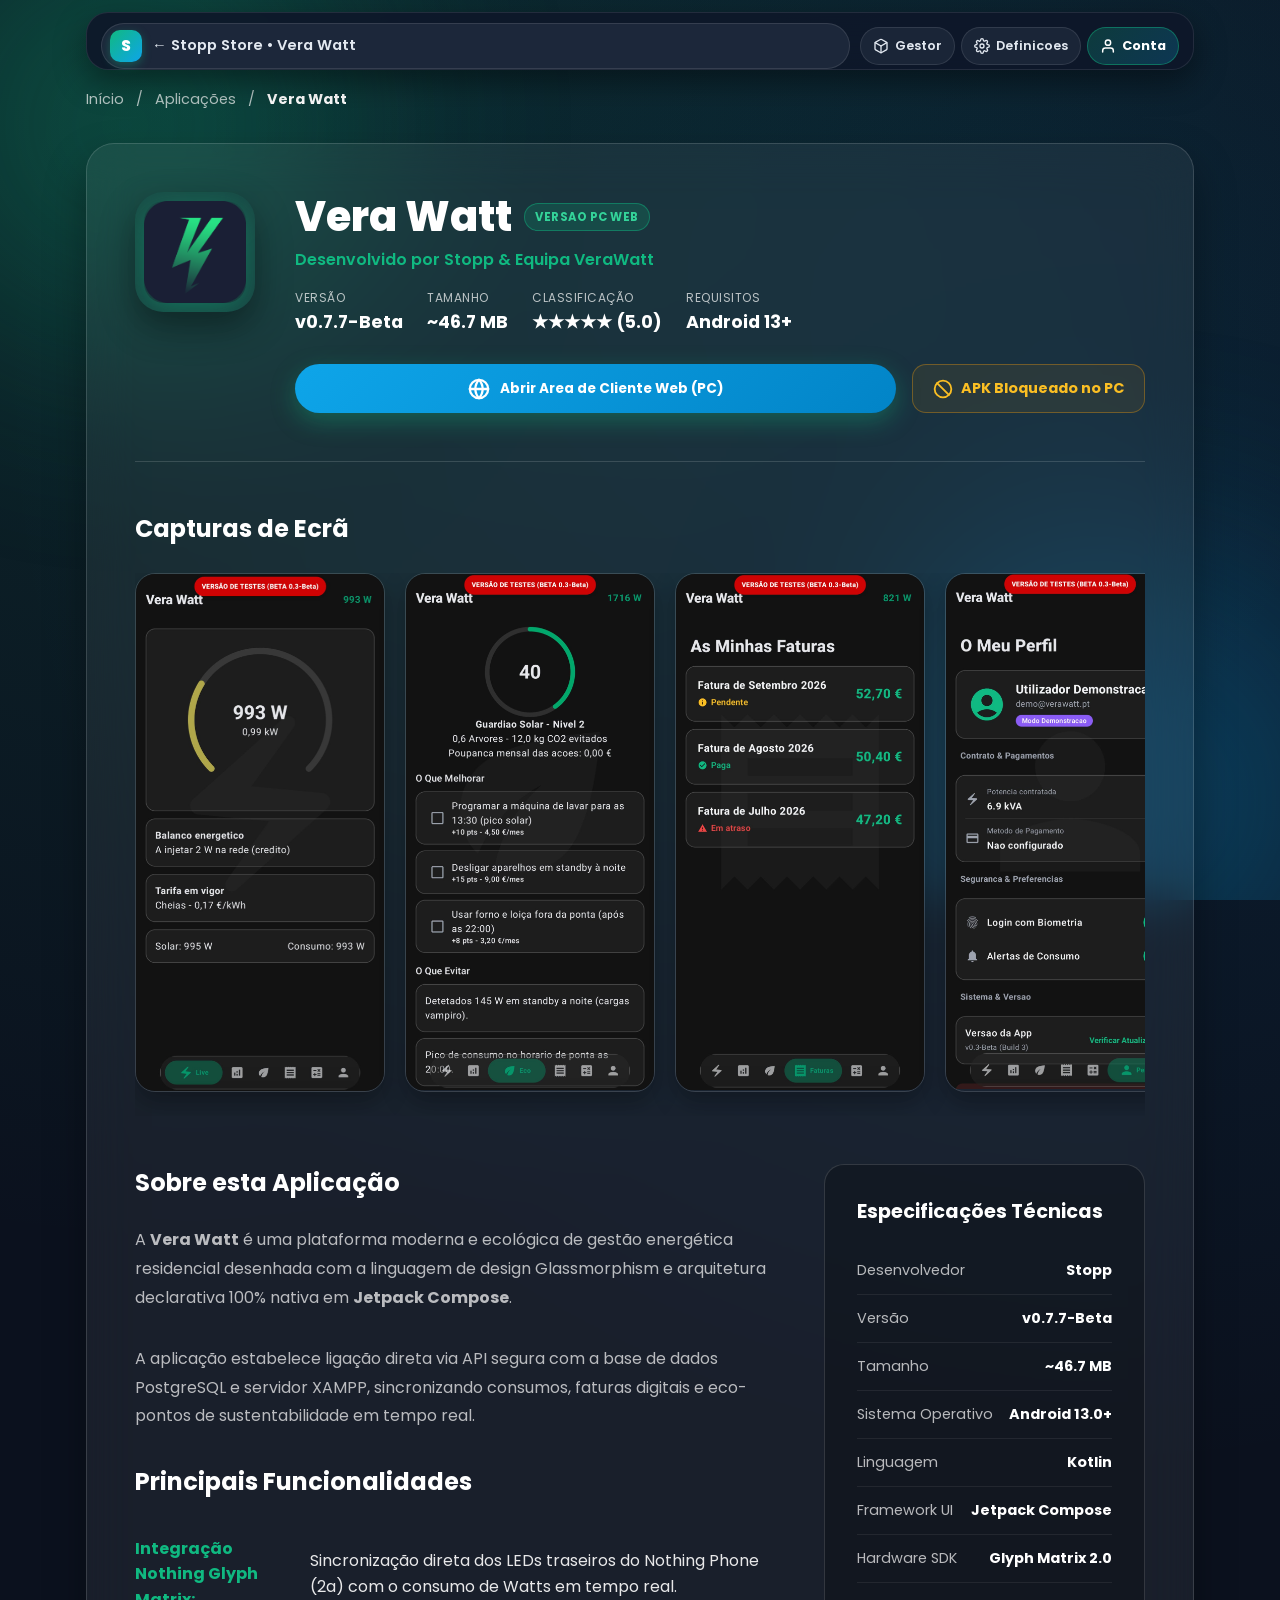
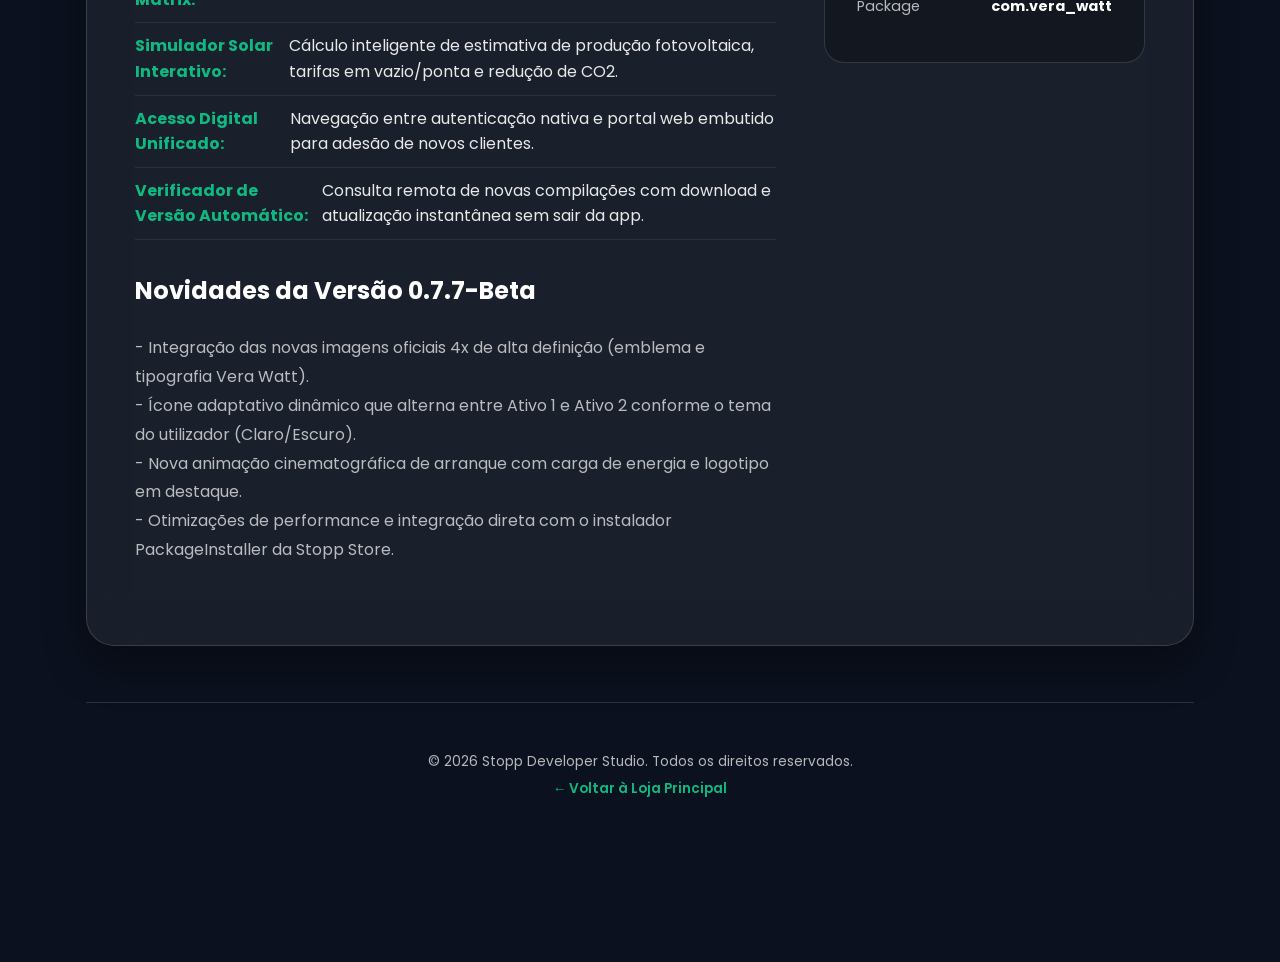
<file: verawatt.html>
<!DOCTYPE html>
<html lang="pt">
<head>
    <meta charset="UTF-8">
    <meta name="viewport" content="width=device-width, initial-scale=1.0">
    <title>Vera Watt - Instalação & Detalhes | Stopp App Store</title>
    <link rel="stylesheet" href="assets/css/style.css?v=25">
    <link rel="icon" type="image/svg+xml" href="assets/img/icon.svg">
    <link rel="apple-touch-icon" href="assets/img/icon-192.png">
    <link rel="manifest" href="manifest.webmanifest">
    <meta name="theme-color" content="#0f172a">
    <meta name="mobile-web-app-capable" content="yes">
    <meta name="apple-mobile-web-app-capable" content="yes">
    <meta name="apple-mobile-web-app-status-bar-style" content="black-translucent">
</head>
<body>
    <div class="glow-bg">
        <div class="glow-orb glow-1"></div>
        <div class="glow-orb glow-2"></div>
    </div>

    <div class="container">
                <!-- Header (Google Play Store Style Sticky Top Search & Actions) -->
        <header class="app-main-header play-store-header">
            <div class="play-search-bar-row">
                <a href="index.html" class="play-search-pill" style="text-decoration: none; color: inherit;">
                    <div class="brand-logo play-prism-logo" title="Voltar Ã  Stopp Store">S</div>
                    <span style="font-size: 0.92rem; font-weight: 600; color: #e2e8f0; flex: 1; white-space: nowrap; overflow: hidden; text-overflow: ellipsis;">&larr; Stopp Store &bull; Vera Watt</span>
                </a>

                <div class="header-links play-top-actions">
                    <button class="btn-manager-nav play-icon-btn" onclick="openAppManagerModal()" title="Gestor de Aplicacoes e Atualizacoes">
                        <svg width="16" height="16" viewBox="0 0 24 24" fill="none" stroke="currentColor" stroke-width="2" stroke-linecap="round" stroke-linejoin="round"><path d="M21 16V8a2 2 0 0 0-1-1.73l-7-4a2 2 0 0 0-2 0l-7 4A2 2 0 0 0 3 8v8a2 2 0 0 0 1 1.73l7 4a2 2 0 0 0 2 0l7-4A2 2 0 0 0 21 16z"></path><polyline points="3.27 6.96 12 12.01 20.73 6.96"></polyline><line x1="12" y1="22.08" x2="12" y2="12"></line></svg>
                        <span class="play-btn-text">Gestor</span>
                        <span class="badge-count" id="pending-updates-badge" style="display: none;">0</span>
                    </button>

                    <button class="btn-settings-nav play-icon-btn" onclick="openSettingsModal()" title="Definicoes da Stopp Store">
                        <svg width="16" height="16" viewBox="0 0 24 24" fill="none" stroke="currentColor" stroke-width="2" stroke-linecap="round" stroke-linejoin="round"><circle cx="12" cy="12" r="3"/><path d="M19.4 15a1.65 1.65 0 0 0 .33 1.82l.06.06a2 2 0 0 1 0 2.83 2 2 0 0 1-2.83 0l-.06-.06a1.65 1.65 0 0 0-1.82-.33 1.65 1.65 0 0 0-1 1.51V21a2 2 0 0 1-2 2 2 2 0 0 1-2-2v-.09A1.65 1.65 0 0 0 9 19.4a1.65 1.65 0 0 0-1.82.33l-.06.06a2 2 0 0 1-2.83 0 2 2 0 0 1 0-2.83l.06-.06a1.65 1.65 0 0 0 .33-1.82 1.65 1.65 0 0 0-1.51-1H3a2 2 0 0 1-2-2 2 2 0 0 1 2-2h.09A1.65 1.65 0 0 0 4.6 9a1.65 1.65 0 0 0-.33-1.82l-.06-.06a2 2 0 0 1 0-2.83 2 2 0 0 1 2.83 0l.06.06a1.65 1.65 0 0 0 1.82.33H9a1.65 1.65 0 0 0 1-1.51V3a2 2 0 0 1 2-2 2 2 0 0 1 2 2v.09a1.65 1.65 0 0 0 1 1.51 1.65 1.65 0 0 0 1.82-.33l.06-.06a2 2 0 0 1 2.83 0 2 2 0 0 1 0 2.83l-.06.06a1.65 1.65 0 0 0-.33 1.82V9a1.65 1.65 0 0 0 1.51 1H21a2 2 0 0 1 2 2 2 2 0 0 1-2 2h-.09a1.65 1.65 0 0 0-1.51 1z"/></svg>
                        <span class="play-btn-text">Definicoes</span>
                    </button>

                    <button class="btn-auth-nav play-avatar-btn" id="nav-auth-btn" onclick="StoppAuth.openLoginModal()" title="Conta Stopp">
                        <svg width="16" height="16" viewBox="0 0 24 24" fill="none" stroke="currentColor" stroke-width="2.2" stroke-linecap="round" stroke-linejoin="round"><path d="M20 21v-2a4 4 0 0 0-4-4H8a4 4 0 0 0-4 4v2"></path><circle cx="12" cy="7" r="4"></circle></svg>
                        <span class="auth-text">Conta</span>
                    </button>
                </div>
            </div>
        </header>

        <!-- Breadcrumb -->
        <div class="breadcrumb">
            <a href="index.html">Início</a>
            <span>/</span>
            <a href="index.html#apps">Aplicações</a>
            <span>/</span>
            <strong>Vera Watt</strong>
        </div>

        <!-- Main Product Card -->
        <main class="app-detail-card" id="app-detail-com.vera_watt" data-package="com.vera_watt" data-target-version-code="14" data-target-version-name="0.7.7-Beta" data-app-name="Vera Watt" data-apk-url="assets/apks/VeraWatt-v0.7.7-Beta.apk" data-apk-size="47">
            <!-- App Hero Header -->
            <div class="app-detail-hero">
                <div class="detail-app-icon icon-verawatt" style="border: none; background: transparent; padding: 0;">
                    <img src="assets/img/verawatt_ativo2_4x.png" alt="Vera Watt" class="verawatt-theme-icon" id="verawatt-hero-icon" style="width: 100%; height: 100%; border-radius: 20px; box-shadow: 0 8px 30px rgba(16, 185, 129, 0.4);">
                </div>

                <div class="app-detail-info">
                    <div style="display: flex; align-items: center; gap: 12px; margin-bottom: 0.3rem; flex-wrap: wrap;">
                        <h1 style="margin-bottom: 0;">Vera Watt</h1>
                        <span class="badge-status" id="badge-status-com.vera_watt" style="display: none;"></span>
                    </div>
                    <div class="app-detail-developer">Desenvolvido por Stopp & Equipa VeraWatt</div>

                    <div class="app-detail-meta">
                        <div class="meta-stat">
                            <span>Versão</span>
                            <strong>v0.7.7-Beta</strong>
                        </div>
                        <div class="meta-stat">
                            <span>Tamanho</span>
                            <strong>~46.7 MB</strong>
                        </div>
                        <div class="meta-stat">
                            <span>Classificação</span>
                            <strong>★★★★★ (5.0)</strong>
                        </div>
                        <div class="meta-stat">
                            <span>Requisitos</span>
                            <strong>Android 13+</strong>
                        </div>
                    </div>

                    <div class="detail-actions" id="detail-actions-com.vera_watt">
                        <button class="btn-download btn-large" onclick="triggerAppDownload('Vera Watt', 'assets/apks/VeraWatt-v0.7.7-Beta.apk', 47)">
                            <svg width="22" height="22" viewBox="0 0 24 24" fill="none" stroke="currentColor" stroke-width="2.5" stroke-linecap="round" stroke-linejoin="round"><path d="M21 15v4a2 2 0 0 1-2 2H5a2 2 0 0 1-2-2v-4"/><polyline points="7 10 12 15 17 10"/><line x1="12" y1="15" x2="12" y2="3"/></svg>
                            Instalar APK (v0.7.7-Beta)
                        </button>
                        <a href="https://gustavosanz.taila8ef3d.ts.net/2%C2%BA_Ano/VeraWatt/" target="_blank" rel="noopener" class="btn-secondary btn-large">
                            Área de Cliente Web
                        </a>
                    </div>
                </div>
            </div>

            <!-- Screenshots Gallery -->
            <h2 class="section-title">Capturas de Ecrã</h2>
            <div class="screenshots-carousel">
                <div class="screenshot-item">
                    <img src="assets/img/verawatt_screenshot_1.png?v=3" alt="Telemetria em Tempo Real e Indicador de Potência Ativa">
                </div>
                <div class="screenshot-item">
                    <img src="assets/img/verawatt_screenshot_2.png?v=3" alt="Pegada Ecológica e Guardião Solar Nível 2">
                </div>
                <div class="screenshot-item">
                    <img src="assets/img/verawatt_screenshot_3.png?v=3" alt="Gestão de Faturas Digitais e Histórico de Pagamentos">
                </div>
                <div class="screenshot-item">
                    <img src="assets/img/verawatt_screenshot_4.png?v=3" alt="Perfil do Utilizador e Verificador de Versão v0.4-Beta">
                </div>
                <div class="screenshot-item">
                    <img src="assets/img/verawatt_screenshot_5.png?v=3" alt="Acesso Digital e Autenticação de Cliente">
                </div>
            </div>

            <!-- Content Grid: Description & Specs -->
            <div class="content-grid">
                <div>
                    <h2 class="section-title">Sobre esta Aplicação</h2>
                    <p class="detail-text">
                        A <strong>Vera Watt</strong> é uma plataforma moderna e ecológica de gestão energética residencial desenhada com a linguagem de design Glassmorphism e arquitetura declarativa 100% nativa em <strong>Jetpack Compose</strong>.
                    </p>
                    <p class="detail-text">
                        A aplicação estabelece ligação direta via API segura com a base de dados PostgreSQL e servidor XAMPP, sincronizando consumos, faturas digitais e eco-pontos de sustentabilidade em tempo real.
                    </p>

                    <h2 class="section-title">Principais Funcionalidades</h2>
                    <ul class="feature-list">
                        <li>
                            <strong>Integração Nothing Glyph Matrix:</strong> Sincronização direta dos LEDs traseiros do Nothing Phone (2a) com o consumo de Watts em tempo real.
                        </li>
                        <li>
                            <strong>Simulador Solar Interativo:</strong> Cálculo inteligente de estimativa de produção fotovoltaica, tarifas em vazio/ponta e redução de CO2.
                        </li>
                        <li>
                            <strong>Acesso Digital Unificado:</strong> Navegação entre autenticação nativa e portal web embutido para adesão de novos clientes.
                        </li>
                        <li>
                            <strong>Verificador de Versão Automático:</strong> Consulta remota de novas compilações com download e atualização instantânea sem sair da app.
                        </li>
                    </ul>

                    <h2 class="section-title">Novidades da Versão 0.7.7-Beta</h2>
                    <p class="detail-text">
                        - Integração das novas imagens oficiais 4x de alta definição (emblema e tipografia Vera Watt).<br>
                        - Ícone adaptativo dinâmico que alterna entre Ativo 1 e Ativo 2 conforme o tema do utilizador (Claro/Escuro).<br>
                        - Nova animação cinematográfica de arranque com carga de energia e logotipo em destaque.<br>
                        - Otimizações de performance e integração direta com o instalador PackageInstaller da Stopp Store.
                    </p>
                </div>

                <div>
                    <div class="specs-card">
                        <h3 style="font-size: 1.2rem; margin-bottom: 1.2rem; font-weight: 700;">Especificações Técnicas</h3>
                        <div class="spec-row">
                            <span>Desenvolvedor</span>
                            <strong>Stopp</strong>
                        </div>
                        <div class="spec-row">
                            <span>Versão</span>
                            <strong>v0.7.7-Beta</strong>
                        </div>
                        <div class="spec-row">
                            <span>Tamanho</span>
                            <strong>~46.7 MB</strong>
                        </div>
                        <div class="spec-row">
                            <span>Sistema Operativo</span>
                            <strong>Android 13.0+</strong>
                        </div>
                        <div class="spec-row">
                            <span>Linguagem</span>
                            <strong>Kotlin</strong>
                        </div>
                        <div class="spec-row">
                            <span>Framework UI</span>
                            <strong>Jetpack Compose</strong>
                        </div>
                        <div class="spec-row">
                            <span>Hardware SDK</span>
                            <strong>Glyph Matrix 2.0</strong>
                        </div>
                        <div class="spec-row">
                            <span>Package</span>
                            <strong>com.vera_watt</strong>
                        </div>
                    </div>
                </div>
            </div>
        </main>

        <!-- Footer -->
        <footer>
            <p>&copy; 2026 Stopp Developer Studio. Todos os direitos reservados.</p>
            <p><a href="index.html">← Voltar à Loja Principal</a></p>
        </footer>
    </div>

    <!-- Download Progress & Post-Install Celebration Modal -->
    <div class="modal-backdrop" id="download-modal">
        <div class="modal-card">
            <div class="confetti-container" id="confetti-container"></div>
            
            <!-- Progress Section -->
            <div id="dl-progress-container">
                <div class="modal-icon-circle">↓</div>
                <h3 id="dl-modal-title">A transferir Vera Watt</h3>
                <div class="progress-track">
                    <div class="progress-fill" id="dl-progress-bar"></div>
                </div>
                <div class="progress-status-row">
                    <span id="dl-status-text">A preparar transferência...</span>
                    <strong id="dl-progress-text">0%</strong>
                </div>
            </div>

            <!-- Post-Install Success Section -->
            <div id="dl-success-box" style="display: none;">
                <div class="success-checkmark">✓</div>
                <h3>Transferência Concluída!</h3>
                <p style="color: var(--text-muted); font-size: 0.95rem; margin-bottom: 1.5rem; line-height: 1.6;">
                    O ficheiro <strong>VeraWatt-v0.7.7-Beta.apk</strong> foi descarregado com sucesso. Abre o ficheiro transferido no teu telemóvel para concluir a instalação.
                </p>
                <button class="btn-download" style="width: 100%;" onclick="closeDownloadModal()">
                    Concluir
                </button>
            </div>
        </div>
    </div>

    <!-- Post-Installation Celebration Modal -->
    <div class="modal-backdrop" id="install-celebration-modal">
        <div class="modal-card modal-celebration">
            <div class="confetti-container" id="celebration-confetti-container"></div>
            <div class="celebration-badge-wrap">
                <div class="celebration-pulse-glow"></div>
                <div class="celebration-icon-box">
                    <svg width="38" height="38" viewBox="0 0 24 24" fill="none" stroke="#10b981" stroke-width="3" stroke-linecap="round" stroke-linejoin="round">
                        <polyline points="20 6 9 17 4 12"></polyline>
                    </svg>
                </div>
            </div>
            <h3 id="celebration-app-title">Instalação Concluída com Sucesso!</h3>
            <p id="celebration-app-desc" style="color: var(--text-muted); font-size: 0.95rem; margin-bottom: 1.5rem; line-height: 1.6;">
                A aplicação foi instalada no teu dispositivo Android e está pronta a ser executada diretamente a partir da Stopp Store.
            </p>
            <div class="modal-celebration-actions">
                <button id="celebration-btn-open" class="btn-download" style="width: 100%;" onclick="handleCelebrationOpen()">
                    <svg width="18" height="18" viewBox="0 0 24 24" fill="none" stroke="currentColor" stroke-width="2.5" stroke-linecap="round" stroke-linejoin="round"><polygon points="5 3 19 12 5 21 5 3"/></svg>
                    Abrir Aplicação
                </button>
                <button class="btn-secondary" style="width: 100%;" onclick="closeCelebrationModal()">
                    Concluído
                </button>
            </div>
        </div>
    </div>

    <!-- Platform Restriction Modal -->
    <div class="modal-backdrop" id="platform-restriction-modal">
        <div class="modal-card modal-app-features">
            <div class="modal-header-app">
                <div class="app-icon-badge" style="background: rgba(245, 158, 11, 0.2); color: #fbbf24; border: 1px solid rgba(245, 158, 11, 0.4);">
                    <svg width="22" height="22" viewBox="0 0 24 24" fill="none" stroke="currentColor" stroke-width="2" stroke-linecap="round" stroke-linejoin="round"><circle cx="12" cy="12" r="10"></circle><line x1="4.93" y1="4.93" x2="19.07" y2="19.07"></line></svg>
                </div>
                <div>
                    <span class="exclusivity-pill" id="platform-restriction-pill" style="border-color: rgba(245, 158, 11, 0.4); background: rgba(245, 158, 11, 0.15); color: #fbbf24;">Plataforma Incompatível</span>
                    <h3 id="platform-restriction-title" style="margin-top: 4px;">Incompatível com o Dispositivo</h3>
                </div>
                <button class="modal-close-btn" onclick="closePlatformRestrictionModal()" aria-label="Fechar">✕</button>
            </div>
            <p class="modal-lead" id="platform-restriction-message" style="margin-top: 14px; font-size: 0.95rem; line-height: 1.6; color: #cbd5e1;">
                Esta aplicação foi concebida exclusivamente para outra plataforma e não pode ser executada no teu ambiente atual.
            </p>
            <div class="availability-notice" id="platform-restriction-tip">
                <strong>Recomendação:</strong> Acede à Stopp Store a partir de um dispositivo compatível para instalar e desfrutar desta aplicação.
            </div>
            <button class="btn-secondary" style="width: 100%;" onclick="closePlatformRestrictionModal()">
                Entendido
            </button>
        </div>
    </div>

    <!-- App Features & Advantages Modal -->
    <div class="modal-backdrop" id="app-features-modal">
        <div class="modal-card modal-app-features">
            <div class="modal-header-app">
                <div class="app-icon-badge">S</div>
                <div>
                    <span class="exclusivity-pill">Exclusivo Android</span>
                    <h3>Stopp Store App</h3>
                </div>
                <button class="modal-close-btn" onclick="closeAppModal()" aria-label="Fechar">✕</button>
            </div>

            <p class="modal-lead">
                A experiência definitiva de distribuição e instalação de aplicações e jogos. Instala todo o catálogo Stopp no teu telemóvel com máxima velocidade e conveniência.
            </p>

            <div class="features-list">
                <div class="feature-item">
                    <div class="feature-icon-box">✓</div>
                    <div>
                        <h4>Instalação com 1 Toque Direto</h4>
                        <p>Descarrega e instala atualizações de APKs diretamente, sem bloqueios ou múltiplos avisos do navegador.</p>
                    </div>
                </div>
                <div class="feature-item">
                    <div class="feature-icon-box">✓</div>
                    <div>
                        <h4>Notificações de Atualizações</h4>
                        <p>Sabe de imediato quando saírem novos patches e versões de jogos como Vera Watt e Sons of Echoes.</p>
                    </div>
                </div>
                <div class="feature-item">
                    <div class="feature-icon-box">✓</div>
                    <div>
                        <h4>Gestor de Downloads Nativo</h4>
                        <p>Transferências rápidas em segundo plano com gestão automática de ficheiros e retoma de downloads.</p>
                    </div>
                </div>
                <div class="feature-item">
                    <div class="feature-icon-box">✓</div>
                    <div>
                        <h4>Acesso Antecipado & Builds Beta</h4>
                        <p>Acesso prioritário a versões experimentais e novidades antes de serem publicadas na versão web.</p>
                    </div>
                </div>
                <div class="feature-item">
                    <div class="feature-icon-box">✓</div>
                    <div>
                        <h4>Performance Nativa & Modo Offline</h4>
                        <p>Interface Glassmorphism fluida a 120Hz adaptada ao teu ecrã, sem barras do navegador.</p>
                    </div>
                </div>
            </div>

            <div class="availability-notice">
                <strong>Nota de Disponibilidade:</strong> Para já, a aplicação Stopp Store está disponível exclusivamente no sistema Android (versão 10.0 ou superior).
            </div>

            <div class="modal-app-actions">
                <button class="btn-download" style="width: 100%;" onclick="triggerAppDownload('Stopp Store', 'assets/apks/StoppStore-v0.2-Beta.apk', 1)">
                    Descarregar APK da App (v0.2-Beta)
                </button>
                <button class="btn-secondary" style="width: 100%;" onclick="closeAppModal()">
                    Continuar na Versão Web
                </button>
            </div>
        </div>
    </div>

    <!-- Store Settings & Updates Modal -->
    <div class="modal-backdrop" id="settings-modal">
        <div class="modal-card modal-settings">
            <div class="modal-header-app">
                <div class="app-icon-badge">
                    <svg width="22" height="22" viewBox="0 0 24 24" fill="none" stroke="currentColor" stroke-width="2" stroke-linecap="round" stroke-linejoin="round"><circle cx="12" cy="12" r="3"/><path d="M19.4 15a1.65 1.65 0 0 0 .33 1.82l.06.06a2 2 0 0 1 0 2.83 2 2 0 0 1-2.83 0l-.06-.06a1.65 1.65 0 0 0-1.82-.33 1.65 1.65 0 0 0-1 1.51V21a2 2 0 0 1-2 2 2 2 0 0 1-2-2v-.09A1.65 1.65 0 0 0 9 19.4a1.65 1.65 0 0 0-1.82.33l-.06.06a2 2 0 0 1-2.83 0 2 2 0 0 1 0-2.83l.06-.06a1.65 1.65 0 0 0 .33-1.82 1.65 1.65 0 0 0-1.51-1H3a2 2 0 0 1-2-2 2 2 0 0 1 2-2h.09A1.65 1.65 0 0 0 4.6 9a1.65 1.65 0 0 0-.33-1.82l-.06-.06a2 2 0 0 1 0-2.83 2 2 0 0 1 2.83 0l.06.06a1.65 1.65 0 0 0 1.82.33H9a1.65 1.65 0 0 0 1-1.51V3a2 2 0 0 1 2-2 2 2 0 0 1 2 2v.09a1.65 1.65 0 0 0 1 1.51 1.65 1.65 0 0 0 1.82-.33l.06-.06a2 2 0 0 1 2.83 0 2 2 0 0 1 0 2.83l-.06.06a1.65 1.65 0 0 0-.33 1.82V9a1.65 1.65 0 0 0 1.51 1H21a2 2 0 0 1 2 2 2 2 0 0 1-2 2h-.09a1.65 1.65 0 0 0-1.51 1z"/></svg>
                </div>
                <div>
                    <span id="settings-env-pill" class="env-pill env-web"><span class="env-dot"></span> Modo Web / PWA</span>
                    <h3 style="margin-top: 4px;">Definições da Loja</h3>
                </div>
                <button class="modal-close-btn" onclick="closeSettingsModal()" aria-label="Fechar">✕</button>
            </div>

            <!-- Section 1: Auto-Update Apps Toggle -->
            <div class="settings-section">
                <div class="toggle-switch-row">
                    <div class="toggle-switch-label">
                        <div class="settings-section-title">Atualizações Automáticas</div>
                        <div class="settings-section-desc">Procurar e notificar automaticamente sobre novas versões de aplicações instaladas (ex.: Vera Watt).</div>
                    </div>
                    <label class="toggle-switch">
                        <input type="checkbox" id="toggle-auto-update" onchange="handleAutoUpdateToggle(this)">
                        <span class="toggle-slider"></span>
                    </label>
                </div>
            </div>

            <!-- Section 2: System Notifications -->
            <div class="settings-section">
                <div class="toggle-switch-row" style="margin-bottom: 8px;">
                    <div class="toggle-switch-label">
                        <div class="settings-section-title">Notificações do Sistema</div>
                        <div class="settings-section-desc">Alertas na barra de notificações quando surgirem novas atualizações ou downloads concluídos.</div>
                    </div>
                    <span id="settings-notif-status" class="env-pill env-web"><span class="env-dot"></span> Desativadas</span>
                </div>
                <div style="display: flex; gap: 8px; flex-wrap: wrap;">
                    <button id="btn-request-notif-perm" class="btn-secondary" style="flex: 1; font-size: 0.82rem; padding: 10px 12px;" onclick="handleRequestNotificationPermission()">
                        Ativar Notificações
                    </button>
                    <button class="btn-secondary" style="flex: 1; font-size: 0.82rem; padding: 10px 12px;" onclick="handleTestNotification()">
                        Testar Notificação
                    </button>
                </div>
            </div>

            <!-- Section 3: Store Self-Update -->
            <div class="settings-section">
                <div class="settings-section-title">Atualização da Stopp Store</div>
                <div class="settings-section-desc">Garante que a própria aplicação da loja possui as correções e ligações nativas mais recentes.</div>
                
                <div class="store-version-box">
                    <span>Versão da Loja:</span>
                    <strong id="settings-store-version">v0.2-Beta (Build 2)</strong>
                </div>

                <p id="store-update-status-text" class="store-status-text">A verificar estado da loja...</p>

                <button class="btn-secondary" style="width: 100%; margin-bottom: 8px;" onclick="handleManualCheckStore()">
                    <svg width="16" height="16" viewBox="0 0 24 24" fill="none" stroke="currentColor" stroke-width="2" stroke-linecap="round" stroke-linejoin="round" style="margin-right: 6px;"><polyline points="23 4 23 10 17 10"/><path d="M20.49 15a9 9 0 1 1-2.12-9.36L23 10"/></svg>
                    Verificar Atualizações da Loja
                </button>
                <button id="btn-store-update-action" class="btn-download btn-update-action" style="display: none; width: 100%;">
                    Atualizar Stopp Store Agora
                </button>
            </div>

            <!-- Section 3: Web Simulation Helper (Browser Only) -->
            <div class="settings-section" id="settings-simulation-section" style="display: none;">
                <div class="settings-section-title">Testes de Estado no Navegador</div>
                <div class="settings-section-desc">Testa os comportamentos de app instalada, atualização pendente e desinstalação sem necessidade de dispositivo Android:</div>
                <p id="sim-verawatt-status" style="font-size: 0.8rem; color: #94a3b8; margin-bottom: 10px;"></p>
                <div style="display: flex; gap: 8px; flex-wrap: wrap;">
                    <button class="btn-secondary" style="flex: 1; font-size: 0.8rem; padding: 10px 8px;" onclick="simSetVeraWattInstalled(true, 4, '0.4-Beta')">
                        Definir Instalada
                    </button>
                    <button class="btn-secondary" style="flex: 1; font-size: 0.8rem; padding: 10px 8px;" onclick="simSetVeraWattInstalled(true, 3, '0.3-Alpha')">
                        Definir Desatualizada
                    </button>
                    <button class="btn-secondary" style="flex: 1; font-size: 0.8rem; padding: 10px 8px; color: #f87171;" onclick="simSetVeraWattInstalled(false)">
                        Remover
                    </button>
                </div>
            </div>

            <button class="btn-secondary" style="width: 100%; margin-top: 6px;" onclick="closeSettingsModal()">
                Concluir
            </button>
        </div>
    </div>

    <!-- App Manager & Updates Modal -->
    <div class="modal-backdrop" id="app-manager-modal">
        <div class="modal-card modal-manager">
            <div class="modal-header-app">
                <div class="app-icon-badge">
                    <svg width="22" height="22" viewBox="0 0 24 24" fill="none" stroke="currentColor" stroke-width="2" stroke-linecap="round" stroke-linejoin="round"><path d="M21 16V8a2 2 0 0 0-1-1.73l-7-4a2 2 0 0 0-2 0l-7 4A2 2 0 0 0 3 8v8a2 2 0 0 0 1 1.73l7 4a2 2 0 0 0 2 0l7-4A2 2 0 0 0 21 16z"></path><polyline points="3.27 6.96 12 12.01 20.73 6.96"></polyline><line x1="12" y1="22.08" x2="12" y2="12"></line></svg>
                </div>
                <div>
                    <h3 style="margin-top: 4px;">Gestor de Aplicacoes</h3>
                    <p style="font-size: 0.82rem; color: #94a3b8; margin: 0;">Gestao de atualizacoes e instalacoes</p>
                </div>
                <button class="modal-close-btn" onclick="closeAppManagerModal()" aria-label="Fechar">✕</button>
            </div>

            <!-- Manager Tabs -->
            <div class="manager-tabs">
                <button class="manager-tab-btn active" id="tab-btn-pending" onclick="switchManagerTab('pending')">
                    Atualizacoes Pendentes
                    <span class="badge-count" id="manager-pending-tab-badge" style="display: none;">0</span>
                </button>
                <button class="manager-tab-btn" id="tab-btn-installed" onclick="switchManagerTab('installed')">
                    Instaladas no Dispositivo
                    <span class="badge-count" id="manager-installed-tab-badge" style="display: none;">0</span>
                </button>
            </div>

            <!-- Tab 1: Pending Updates -->
            <div id="manager-tab-pending-content">
                <div class="manager-header-bar" id="manager-pending-header-bar" style="display: none;">
                    <span id="manager-pending-count-label" style="font-size: 0.85rem; color: #94a3b8;">1 atualizacao pronta</span>
                    <button class="btn-update-all" onclick="updateAllPendingApps()">
                        <svg width="14" height="14" viewBox="0 0 24 24" fill="none" stroke="currentColor" stroke-width="2.5" stroke-linecap="round" stroke-linejoin="round"><path d="M21 15v4a2 2 0 0 1-2 2H5a2 2 0 0 1-2-2v-4"/><polyline points="7 10 12 15 17 10"/><line x1="12" y1="15" x2="12" y2="3"/></svg>
                        Atualizar Todas
                    </button>
                </div>
                <div id="manager-pending-list"></div>
            </div>

            <!-- Tab 2: Installed Apps -->
            <div id="manager-tab-installed-content" style="display: none;">
                <div id="manager-installed-list"></div>
            </div>

            <button class="btn-secondary" style="width: 100%; margin-top: 14px;" onclick="closeAppManagerModal()">
                Concluir
            </button>
        </div>
    </div>

    <script src="assets/js/app.js?v=24"></script>
    <script src="assets/js/download.js?v=24"></script>
</body>
</html>
</file>
<file: assets/css/style.css>
@import url('https://fonts.googleapis.com/css2?family=Poppins:wght@300;400;500;600;700;800&display=swap');

:root {
    --bg-dark: #0a0f1d;
    --primary-green: #10b981;
    --primary-blue: #0ea5e9;
    --primary-purple: #8b5cf6;
    --primary-orange: #f59e0b;
    --text-main: #ffffff;
    --text-muted: rgba(255, 255, 255, 0.7);
    --glass-bg: rgba(255, 255, 255, 0.06);
    --glass-border: rgba(255, 255, 255, 0.14);
    --glass-shadow: 0 20px 40px rgba(0, 0, 0, 0.35);
}

* {
    margin: 0;
    padding: 0;
    box-sizing: border-box;
    font-family: 'Poppins', sans-serif;
}

html {
    overflow-x: hidden;
    width: 100%;
    max-width: 100%;
}

body {
    background: radial-gradient(circle at 20% 20%, #064e3b 0%, #0a0f1d 40%),
                radial-gradient(circle at 80% 80%, #1e1b4b 0%, #0a0f1d 50%),
                #0a0f1d;
    background-attachment: fixed;
    color: var(--text-main);
    min-height: 100vh;
    line-height: 1.6;
    overflow-x: hidden;
    width: 100%;
    max-width: 100%;
    position: relative;
}

/* Background Animated Glow Elements */
.glow-bg {
    position: fixed;
    top: 0;
    left: 0;
    width: 100vw;
    height: 100vh;
    pointer-events: none;
    z-index: 0;
    overflow: hidden;
}

.glow-orb {
    position: absolute;
    border-radius: 50%;
    filter: blur(120px);
    opacity: 0.25;
}

.glow-1 {
    width: 450px;
    height: 450px;
    background: var(--primary-green);
    top: -100px;
    left: -100px;
}

.glow-2 {
    width: 500px;
    height: 500px;
    background: var(--primary-blue);
    bottom: -150px;
    right: -100px;
}

/* Layout Container */
.container {
    max-width: 1200px;
    margin: 0 auto;
    padding: 2rem 1.5rem;
    position: relative;
    z-index: 1;
}

/* Header & Brand */
header {
    display: flex;
    justify-content: space-between;
    align-items: center;
    padding: 1.2rem 2rem;
    background: rgba(10, 15, 29, 0.6);
    backdrop-filter: blur(20px);
    -webkit-backdrop-filter: blur(20px);
    border: 1px solid var(--glass-border);
    border-radius: 20px;
    margin-bottom: 3.5rem;
    box-shadow: 0 10px 30px rgba(0, 0, 0, 0.2);
}

.brand {
    display: flex;
    align-items: center;
    gap: 12px;
}

.brand-logo {
    width: 44px;
    height: 44px;
    background: linear-gradient(135deg, var(--primary-green), var(--primary-blue));
    border-radius: 12px;
    display: flex;
    align-items: center;
    justify-content: center;
    font-size: 1.4rem;
    font-weight: 800;
    color: #fff;
    box-shadow: 0 4px 15px rgba(16, 185, 129, 0.4);
}

.brand-text h1 {
    font-size: 1.4rem;
    font-weight: 800;
    letter-spacing: -0.5px;
}

.brand-text span {
    color: var(--primary-green);
}

.brand-text p {
    font-size: 0.75rem;
    color: var(--text-muted);
    text-transform: uppercase;
    letter-spacing: 1px;
}

.header-links {
    display: flex;
    align-items: center;
    gap: 10px;
    flex-wrap: wrap;
}

.header-links a {
    color: var(--text-muted);
    text-decoration: none;
    font-size: 0.9rem;
    font-weight: 500;
    padding: 8px 16px;
    border-radius: 10px;
    transition: all 0.2s ease;
    border: 1px solid transparent;
}

.header-links a:hover {
    color: #fff;
    background: var(--glass-bg);
    border-color: var(--glass-border);
}

.btn-install-app {
    display: inline-flex;
    align-items: center;
    gap: 8px;
    padding: 8px 16px;
    background: linear-gradient(135deg, #10b981, #0ea5e9);
    border: none;
    border-radius: 10px;
    color: #ffffff;
    font-size: 0.88rem;
    font-weight: 700;
    cursor: pointer;
    box-shadow: 0 4px 15px rgba(16, 185, 129, 0.3);
    transition: all 0.2s ease;
}

.btn-install-app:hover {
    transform: translateY(-2px);
    box-shadow: 0 6px 20px rgba(16, 185, 129, 0.45);
}

/* Hero Showcase */
.hero {
    text-align: center;
    margin-bottom: 4rem;
}

.hero-badge {
    display: inline-block;
    padding: 6px 16px;
    background: rgba(16, 185, 129, 0.15);
    border: 1px solid rgba(16, 185, 129, 0.35);
    border-radius: 30px;
    font-size: 0.85rem;
    font-weight: 600;
    color: var(--primary-green);
    margin-bottom: 1.2rem;
    text-transform: uppercase;
    letter-spacing: 0.5px;
}

.hero h2 {
    font-size: 2.8rem;
    font-weight: 800;
    letter-spacing: -1px;
    margin-bottom: 1rem;
    line-height: 1.2;
}

.hero h2 span {
    background: linear-gradient(135deg, var(--primary-green), var(--primary-blue));
    -webkit-background-clip: text;
    -webkit-text-fill-color: transparent;
}

.hero p {
    font-size: 1.1rem;
    color: var(--text-muted);
    max-width: 650px;
    margin: 0 auto;
}

/* Filters / Categories */
.filter-tabs {
    display: flex;
    justify-content: center;
    gap: 10px;
    margin-bottom: 3rem;
    flex-wrap: wrap;
}

.tab-btn {
    background: var(--glass-bg);
    border: 1px solid var(--glass-border);
    color: var(--text-muted);
    padding: 8px 18px;
    border-radius: 20px;
    font-size: 0.85rem;
    font-weight: 600;
    cursor: pointer;
    transition: all 0.25s ease;
}

.tab-btn:hover, .tab-btn.active {
    background: rgba(16, 185, 129, 0.2);
    border-color: var(--primary-green);
    color: #fff;
    transform: translateY(-2px);
}

/* App Grid */
.apps-grid {
    display: grid;
    grid-template-columns: repeat(auto-fit, minmax(360px, 1fr));
    gap: 2rem;
    margin-bottom: 4rem;
}

/* App Card (Glassmorphism) */
.app-card {
    background: var(--glass-bg);
    backdrop-filter: blur(24px);
    -webkit-backdrop-filter: blur(24px);
    border: 1px solid var(--glass-border);
    border-radius: 24px;
    padding: 2.2rem;
    box-shadow: var(--glass-shadow);
    display: flex;
    flex-direction: column;
    justify-content: space-between;
    transition: all 0.35s cubic-bezier(0.4, 0, 0.2, 1);
    position: relative;
    overflow: hidden;
}

.app-card:hover {
    transform: translateY(-6px);
    border-color: rgba(255, 255, 255, 0.3);
    box-shadow: 0 25px 50px rgba(0, 0, 0, 0.5);
}

.app-card::before {
    content: '';
    position: absolute;
    top: 0;
    left: 0;
    right: 0;
    height: 4px;
    background: linear-gradient(90deg, var(--card-accent, var(--primary-green)), transparent);
}

/* Card Header */
.card-header {
    display: flex;
    justify-content: space-between;
    align-items: flex-start;
    margin-bottom: 1.5rem;
}

.app-icon {
    width: 68px;
    height: 68px;
    border-radius: 18px;
    display: flex;
    align-items: center;
    justify-content: center;
    font-size: 2rem;
    box-shadow: 0 8px 20px rgba(0, 0, 0, 0.3);
    overflow: hidden;
}

.app-icon img {
    max-width: 85%;
    max-height: 85%;
    object-fit: contain;
}

.icon-forest img {
    image-rendering: pixelated;
}

.game-title-banner {
    display: block;
    width: 100%;
    max-height: 60px;
    object-fit: contain;
    margin: 0.5rem 0 1rem;
    filter: drop-shadow(0 4px 12px rgba(0, 0, 0, 0.6));
}

.verawatt-title-banner {
    max-height: 48px;
    margin: 0.75rem 0 1.1rem;
    filter: drop-shadow(0 4px 15px rgba(16, 185, 129, 0.35));
}

.icon-verawatt {
    background: linear-gradient(135deg, #10b981, #059669);
    border: 1px solid rgba(16, 185, 129, 0.4);
}

.icon-forest {
    background: linear-gradient(135deg, #d97706, #b45309);
    border: 1px solid rgba(217, 119, 6, 0.4);
}

.icon-future {
    background: linear-gradient(135deg, #6366f1, #4f46e5);
    border: 1px solid rgba(99, 102, 241, 0.4);
}

.badge-version {
    font-size: 0.75rem;
    font-weight: 700;
    padding: 5px 12px;
    border-radius: 20px;
    background: rgba(255, 255, 255, 0.1);
    border: 1px solid rgba(255, 255, 255, 0.15);
    color: #fff;
}

.badge-green {
    background: rgba(16, 185, 129, 0.2);
    border-color: rgba(16, 185, 129, 0.4);
    color: #34d399;
}

.badge-amber {
    background: rgba(245, 158, 11, 0.2);
    border-color: rgba(245, 158, 11, 0.4);
    color: #fbbf24;
}

.badge-indigo {
    background: rgba(99, 102, 241, 0.2);
    border-color: rgba(99, 102, 241, 0.4);
    color: #a5b4fc;
}

/* Card Body */
.app-title {
    font-size: 1.4rem;
    font-weight: 700;
    margin-bottom: 0.3rem;
}

.app-tags {
    display: flex;
    gap: 8px;
    flex-wrap: wrap;
    margin-bottom: 1.2rem;
}

.tag {
    font-size: 0.75rem;
    color: var(--text-muted);
    background: rgba(255, 255, 255, 0.05);
    padding: 3px 10px;
    border-radius: 6px;
    border: 1px solid rgba(255, 255, 255, 0.08);
}

.app-desc {
    font-size: 0.92rem;
    color: var(--text-muted);
    margin-bottom: 1.8rem;
    line-height: 1.6;
}

/* Card Meta Specs */
.app-specs {
    display: grid;
    grid-template-columns: repeat(3, 1fr);
    gap: 12px;
    background: rgba(0, 0, 0, 0.2);
    border: 1px solid rgba(255, 255, 255, 0.08);
    border-radius: 14px;
    padding: 12px;
    margin-bottom: 1.8rem;
    text-align: center;
}

.spec-item span {
    display: block;
    font-size: 0.72rem;
    color: var(--text-muted);
    text-transform: uppercase;
    letter-spacing: 0.5px;
}

.spec-item strong {
    font-size: 0.9rem;
    font-weight: 600;
    color: #fff;
}

/* Card Actions */
.card-actions {
    display: flex;
    gap: 12px;
}

.btn-download {
    flex: 1;
    background: linear-gradient(135deg, var(--btn-color-start, var(--primary-green)), var(--btn-color-end, var(--primary-blue)));
    color: #fff;
    padding: 14px 20px;
    border-radius: 14px;
    text-decoration: none;
    font-size: 0.95rem;
    font-weight: 700;
    display: flex;
    align-items: center;
    justify-content: center;
    gap: 10px;
    box-shadow: 0 8px 25px rgba(16, 185, 129, 0.35);
    transition: all 0.3s ease;
    border: none;
    cursor: pointer;
}

.btn-download:hover {
    transform: translateY(-2px);
    box-shadow: 0 12px 30px rgba(16, 185, 129, 0.5);
    filter: brightness(1.1);
}

.btn-secondary {
    padding: 14px 18px;
    background: rgba(255, 255, 255, 0.08);
    border: 1px solid var(--glass-border);
    color: #fff;
    border-radius: 14px;
    text-decoration: none;
    font-size: 0.9rem;
    font-weight: 600;
    display: flex;
    align-items: center;
    justify-content: center;
    transition: all 0.2s ease;
}

.btn-secondary:hover {
    background: rgba(255, 255, 255, 0.15);
    border-color: rgba(255, 255, 255, 0.3);
}

/* Footer */
footer {
    text-align: center;
    padding: 3rem 1rem 2rem;
    border-top: 1px solid var(--glass-border);
    color: var(--text-muted);
    font-size: 0.85rem;
}

footer p {
    margin-bottom: 6px;
}

footer a {
    color: var(--primary-green);
    text-decoration: none;
    font-weight: 600;
}

footer a:hover {
    text-decoration: underline;
}

/* Responsive */
@media (max-width: 768px) {
    header {
        flex-direction: column;
        align-items: center;
        text-align: center;
        gap: 16px;
        padding: 1.25rem 1rem;
        margin-bottom: 2.2rem;
    }

    .brand {
        flex-direction: column;
        align-items: center;
        text-align: center;
        gap: 8px;
    }

    .header-links {
        display: flex;
        flex-wrap: wrap;
        justify-content: center;
        align-items: center;
        gap: 6px;
        width: 100%;
        max-width: 100%;
        box-sizing: border-box;
    }

    .header-links a,
    .header-links button {
        padding: 6px 11px;
        font-size: 0.78rem;
    }

    .header-links .btn-protect-pill,
    .header-links .btn-sound-toggle {
        padding: 6px 11px;
        font-size: 0.76rem;
    }

    .header-links .ai-status-container {
        margin: 2px 0 0 0 !important;
        padding: 5px 10px !important;
        max-width: 100% !important;
        box-sizing: border-box !important;
    }

    .header-links .ai-status-label {
        font-size: 0.76rem !important;
        max-width: 180px !important;
        white-space: nowrap !important;
        overflow: hidden !important;
        text-overflow: ellipsis !important;
    }

    .modal-card {
        padding: 1.5rem 1.1rem 2.2rem 1.1rem !important;
        border-radius: 22px !important;
        width: 92% !important;
        max-height: 85vh !important;
        box-sizing: border-box !important;
    }

    /* Telas Dedicadas em Ecra Inteiro no Telemovel (Definicoes, Gestor de Apps, IA Sentinel) */
    .modal-card.modal-settings,
    .modal-card.modal-manager,
    .modal-card.modal-ai-diagnostic,
    .modal-card.modal-changelog-card {
        position: fixed !important;
        inset: 0 !important;
        width: 100vw !important;
        max-width: 100vw !important;
        height: 100vh !important;
        max-height: 100vh !important;
        min-height: 100vh !important;
        border-radius: 0 !important;
        margin: 0 !important;
        border: none !important;
        padding: 16px 16px 40px 16px !important;
        background: #0f172a !important;
        overflow-y: auto !important;
        -webkit-overflow-scrolling: touch !important;
        box-shadow: none !important;
        z-index: 1001 !important;
        animation: screenSlideUp 0.28s cubic-bezier(0.16, 1, 0.3, 1) forwards !important;
    }

    .modal-card.modal-settings .modal-header-app,
    .modal-card.modal-manager .modal-header-app,
    .modal-card.modal-ai-diagnostic .modal-header-app,
    .modal-card.modal-changelog-card .modal-header-app {
        position: sticky !important;
        top: -16px !important;
        background: rgba(15, 23, 42, 0.96) !important;
        backdrop-filter: blur(16px) !important;
        -webkit-backdrop-filter: blur(16px) !important;
        padding: 14px 16px !important;
        margin: -16px -16px 16px -16px !important;
        border-bottom: 1px solid rgba(255, 255, 255, 0.1) !important;
        z-index: 20 !important;
    }

    @keyframes screenSlideUp {
        0% { transform: translateY(30px); opacity: 0.7; }
        100% { transform: translateY(0); opacity: 1; }
    }

    .hero h2 {
        font-size: 1.95rem;
        line-height: 1.25;
    }

    .hero p {
        font-size: 0.95rem;
        padding: 0 10px;
    }

    /* Promo Banner Mobile Fix */
    .promo-banner {
        display: grid !important;
        grid-template-columns: auto 1fr !important;
        grid-template-rows: auto auto !important;
        gap: 10px 12px !important;
        padding: 16px 18px !important;
        margin: -1.2rem auto 2.5rem !important;
        width: 100% !important;
        box-sizing: border-box !important;
    }

    .promo-badge {
        grid-column: 1 / 2 !important;
        grid-row: 1 / 2 !important;
        align-self: center !important;
        justify-self: start !important;
    }

    .promo-arrow {
        grid-column: 2 / 3 !important;
        grid-row: 1 / 2 !important;
        justify-self: end !important;
        align-self: center !important;
        font-size: 0.84rem !important;
        font-weight: 700 !important;
        white-space: nowrap !important;
    }

    .promo-content {
        grid-column: 1 / 3 !important;
        grid-row: 2 / 3 !important;
        width: 100% !important;
        display: flex !important;
        flex-direction: column !important;
        gap: 4px !important;
    }

    .promo-content strong {
        font-size: 1rem !important;
        line-height: 1.35 !important;
    }

    .promo-content span {
        font-size: 0.84rem !important;
        line-height: 1.45 !important;
    }

    .apps-grid {
        grid-template-columns: 1fr;
    }

    .app-detail-hero {
        flex-direction: column !important;
        text-align: center;
        align-items: center !important;
    }

    .app-detail-meta {
        justify-content: center !important;
    }

    /* Modal Mobile Adjustments */
    .modal-card {
        padding: 1.8rem 1.4rem !important;
        width: 95% !important;
        max-height: 90vh !important;
        border-radius: 22px !important;
    }

    .modal-app-features {
        padding: 1.6rem 1.2rem !important;
    }

    .modal-header-app {
        gap: 12px;
        margin-bottom: 1rem;
    }

    .modal-header-app h3 {
        font-size: 1.2rem;
    }

    .app-icon-badge {
        width: 42px;
        height: 42px;
        font-size: 1.3rem;
    }

    .modal-lead {
        font-size: 0.88rem;
        line-height: 1.45;
        margin-bottom: 1rem;
    }

    .features-list {
        gap: 10px;
        margin-bottom: 1.2rem;
    }

    .feature-item {
        padding: 8px 10px;
        gap: 10px;
    }

    .feature-item h4 {
        font-size: 0.88rem;
    }

    .feature-item p {
        font-size: 0.78rem;
        line-height: 1.35;
    }

    .availability-notice {
        padding: 8px 12px;
        font-size: 0.78rem;
        margin-bottom: 1.2rem;
    }
}

/* ============================================================
   PAGINA DE DETALHES DA APLICACAO (APP STORE STOREFRONT)
   ============================================================ */

.breadcrumb {
    margin-bottom: 2rem;
    font-size: 0.9rem;
}

.breadcrumb a {
    color: var(--text-muted);
    text-decoration: none;
    transition: color 0.2s;
}

.breadcrumb a:hover {
    color: var(--primary-green);
}

.breadcrumb span {
    color: var(--text-muted);
    margin: 0 8px;
}

.app-detail-card {
    background: var(--glass-bg);
    backdrop-filter: blur(24px);
    -webkit-backdrop-filter: blur(24px);
    border: 1px solid var(--glass-border);
    border-radius: 28px;
    padding: 3rem;
    box-shadow: var(--glass-shadow);
    margin-bottom: 3.5rem;
}

.app-detail-hero {
    display: flex;
    align-items: flex-start;
    gap: 2.5rem;
    margin-bottom: 3rem;
    border-bottom: 1px solid var(--glass-border);
    padding-bottom: 3rem;
}

.detail-app-icon {
    width: 120px;
    height: 120px;
    min-width: 120px;
    border-radius: 28px;
    display: flex;
    align-items: center;
    justify-content: center;
    font-size: 3.5rem;
    box-shadow: 0 15px 35px rgba(0, 0, 0, 0.4);
    overflow: hidden;
}

.detail-app-icon img {
    max-width: 85%;
    max-height: 85%;
    object-fit: contain;
}

.detail-app-icon.icon-forest img {
    image-rendering: pixelated;
}

.app-detail-info {
    flex: 1;
}

.app-detail-info h1 {
    font-size: 2.6rem;
    font-weight: 800;
    margin-bottom: 0.3rem;
    line-height: 1.2;
}

.app-detail-developer {
    font-size: 1rem;
    color: var(--primary-green);
    font-weight: 600;
    margin-bottom: 1rem;
}

.app-detail-meta {
    display: flex;
    gap: 24px;
    margin-bottom: 1.8rem;
    flex-wrap: wrap;
    align-items: center;
}

.meta-stat {
    display: flex;
    flex-direction: column;
}

.meta-stat span {
    font-size: 0.75rem;
    text-transform: uppercase;
    color: var(--text-muted);
    letter-spacing: 0.5px;
}

.meta-stat strong {
    font-size: 1.1rem;
    color: #fff;
    font-weight: 700;
}

.detail-actions {
    display: flex;
    gap: 16px;
    flex-wrap: wrap;
}

.btn-large {
    padding: 16px 36px;
    font-size: 1.05rem;
    border-radius: 16px;
}

/* Screenshots Gallery */
.section-title {
    font-size: 1.5rem;
    font-weight: 700;
    margin-bottom: 1.5rem;
    display: flex;
    align-items: center;
    gap: 10px;
}

.screenshots-carousel {
    display: flex;
    gap: 20px;
    overflow-x: auto;
    padding-bottom: 1.5rem;
    scroll-snap-type: x mandatory;
    margin-bottom: 3rem;
}

.screenshots-carousel::-webkit-scrollbar {
    height: 8px;
}

.screenshots-carousel::-webkit-scrollbar-track {
    background: rgba(255, 255, 255, 0.05);
    border-radius: 10px;
}

.screenshots-carousel::-webkit-scrollbar-thumb {
    background: rgba(255, 255, 255, 0.2);
    border-radius: 10px;
}

.screenshot-item {
    scroll-snap-align: start;
    flex: 0 0 auto;
    width: 250px;
    border-radius: 20px;
    overflow: hidden;
    border: 1px solid var(--glass-border);
    box-shadow: 0 10px 25px rgba(0, 0, 0, 0.3);
    transition: transform 0.3s ease;
}

.screenshot-item:hover {
    transform: scale(1.03);
    border-color: rgba(255, 255, 255, 0.35);
}

.screenshot-item img {
    width: 100%;
    height: auto;
    display: block;
}

.screenshot-item.landscape {
    width: 480px;
}

.screenshot-item.landscape img {
    width: 100%;
    height: auto;
}

/* Feature Highlights & Specs */
.content-grid {
    display: grid;
    grid-template-columns: 2fr 1fr;
    gap: 3rem;
    margin-top: 2rem;
}

@media (max-width: 900px) {
    .content-grid {
        grid-template-columns: 1fr;
    }
}

.detail-text {
    color: var(--text-muted);
    font-size: 1rem;
    line-height: 1.8;
    margin-bottom: 2rem;
}

.feature-list {
    list-style: none;
    margin-bottom: 2rem;
}

.feature-list li {
    padding: 10px 0;
    border-bottom: 1px solid rgba(255, 255, 255, 0.08);
    display: flex;
    align-items: center;
    gap: 12px;
    color: rgba(255, 255, 255, 0.9);
}

.feature-list li strong {
    color: var(--primary-green);
}

.specs-card {
    background: rgba(0, 0, 0, 0.25);
    border: 1px solid var(--glass-border);
    border-radius: 20px;
    padding: 2rem;
}

.spec-row {
    display: flex;
    justify-content: space-between;
    padding: 12px 0;
    border-bottom: 1px solid rgba(255, 255, 255, 0.07);
    font-size: 0.9rem;
}

.spec-row:last-child {
    border-bottom: none;
}

.spec-row span {
    color: var(--text-muted);
}

.spec-row strong {
    color: #fff;
}

/* ============================================================
   MODAL DE DOWNLOAD COM PROGRESSO E ANIMACAO POS-INSTALACAO
   ============================================================ */

.modal-backdrop {
    position: fixed;
    top: 0;
    left: 0;
    width: 100vw;
    height: 100vh;
    /* backdrop-filter removido: causava congelamento de UI thread no Android WebView e Chromium antigo */
    background: rgba(5, 10, 20, 0.92);
    z-index: 100000 !important;
    display: none;
    align-items: center;
    justify-content: center;
    opacity: 0;
    transition: opacity 0.2s ease;
}

.modal-backdrop.active,
.modal-backdrop[style*="display: flex"] {
    display: flex !important;
    opacity: 1 !important;
}

.modal-card {
    background: rgba(15, 23, 42, 0.98);
    border: 1px solid rgba(255, 255, 255, 0.2);
    border-radius: 28px;
    padding: 2.2rem;
    max-width: 480px;
    width: 90%;
    max-height: 85vh;
    overflow-y: auto;
    text-align: center;
    box-shadow: 0 30px 60px rgba(0, 0, 0, 0.7);
    position: relative;
    z-index: 100001 !important;
    transform: scale(0.95);
    transition: transform 0.25s cubic-bezier(0.175, 0.885, 0.32, 1.275);
}

.modal-backdrop.active .modal-card,
.modal-backdrop[style*="display: flex"] .modal-card {
    transform: scale(1) !important;
    opacity: 1 !important;
}

.modal-icon-circle {
    width: 72px;
    height: 72px;
    border-radius: 50%;
    margin: 0 auto 1.5rem;
    display: flex;
    align-items: center;
    justify-content: center;
    font-size: 2rem;
    background: rgba(16, 185, 129, 0.15);
    color: var(--primary-green);
    border: 1px solid rgba(16, 185, 129, 0.3);
}

.modal-card h3 {
    font-size: 1.5rem;
    font-weight: 700;
    margin-bottom: 0.5rem;
}

.progress-track {
    width: 100%;
    height: 14px;
    background: rgba(255, 255, 255, 0.08);
    border-radius: 30px;
    overflow: hidden;
    margin: 1.5rem 0 0.8rem;
    border: 1px solid rgba(255, 255, 255, 0.1);
}

.progress-fill {
    width: 0%;
    height: 100%;
    background: linear-gradient(90deg, #10b981, #0ea5e9);
    border-radius: 30px;
    transition: width 0.15s ease-out;
    box-shadow: 0 0 15px rgba(16, 185, 129, 0.5);
}

.progress-status-row {
    display: flex;
    justify-content: space-between;
    font-size: 0.85rem;
    color: var(--text-muted);
}

/* Success State Box */
.success-checkmark {
    width: 80px;
    height: 80px;
    border-radius: 50%;
    background: linear-gradient(135deg, #10b981, #059669);
    color: #fff;
    display: flex;
    align-items: center;
    justify-content: center;
    font-size: 2.8rem;
    margin: 0 auto 1.5rem;
    box-shadow: 0 0 30px rgba(16, 185, 129, 0.6);
    animation: checkmarkPop 0.5s cubic-bezier(0.175, 0.885, 0.32, 1.275);
}

@keyframes checkmarkPop {
    0% { transform: scale(0); opacity: 0; }
    80% { transform: scale(1.15); }
    100% { transform: scale(1); opacity: 1; }
}

/* Confetti particles */
.confetti-container {
    position: absolute;
    top: 0;
    left: 0;
    width: 100%;
    height: 100%;
    pointer-events: none;
    overflow: hidden;
    border-radius: 28px;
}

.confetti-particle {
    position: absolute;
    width: 8px;
    height: 8px;
    border-radius: 2px;
    animation: confettiBurst 1.2s ease-out forwards;
}

@keyframes confettiBurst {
    0% {
        opacity: 1;
        transform: translate(0, 0) rotate(0deg);
    }
    100% {
        opacity: 0;
        transform: translate(var(--x), var(--y)) rotate(720deg);
    }
}

/* Promo Banner */
.promo-banner {
    display: flex;
    align-items: center;
    justify-content: space-between;
    gap: 16px;
    background: rgba(16, 185, 129, 0.08);
    border: 1px solid rgba(16, 185, 129, 0.25);
    border-radius: 16px;
    padding: 14px 22px;
    margin: -1.5rem auto 3rem;
    max-width: 900px;
    cursor: pointer;
    backdrop-filter: blur(15px);
    -webkit-backdrop-filter: blur(15px);
    transition: all 0.25s ease;
}

.promo-banner:hover {
    background: rgba(16, 185, 129, 0.14);
    border-color: rgba(16, 185, 129, 0.5);
    transform: translateY(-2px);
    box-shadow: 0 8px 25px rgba(16, 185, 129, 0.2);
}

.promo-badge {
    padding: 4px 12px;
    background: linear-gradient(135deg, #10b981, #0ea5e9);
    color: #ffffff;
    font-size: 0.75rem;
    font-weight: 800;
    text-transform: uppercase;
    letter-spacing: 0.5px;
    border-radius: 20px;
    flex-shrink: 0;
}

.promo-content {
    flex: 1;
    display: flex;
    flex-direction: column;
    gap: 2px;
}

.promo-content strong {
    color: #ffffff;
    font-size: 0.95rem;
}

.promo-content span {
    color: var(--text-muted);
    font-size: 0.82rem;
}

.promo-arrow {
    color: var(--primary-green);
    font-size: 0.88rem;
    font-weight: 700;
    white-space: nowrap;
}

/* Modal App Features & Exclusives */
.modal-app-features {
    max-width: 560px !important;
    text-align: left !important;
    padding: 2.2rem !important;
    max-height: 88vh !important;
    overflow-y: auto !important;
}

.modal-header-app {
    display: flex;
    align-items: center;
    gap: 14px;
    position: relative;
    margin-bottom: 1.2rem;
}

.app-icon-badge {
    width: 48px;
    height: 48px;
    background: linear-gradient(135deg, #10b981, #0ea5e9);
    border-radius: 12px;
    display: flex;
    align-items: center;
    justify-content: center;
    font-size: 1.5rem;
    font-weight: 800;
    color: #fff;
    box-shadow: 0 4px 15px rgba(16, 185, 129, 0.4);
    flex-shrink: 0;
}

.modal-header-app h3 {
    font-size: 1.35rem;
    font-weight: 800;
    color: #ffffff;
    margin: 0;
}

.exclusivity-pill {
    display: inline-block;
    padding: 3px 10px;
    background: rgba(14, 165, 233, 0.2);
    border: 1px solid rgba(14, 165, 233, 0.4);
    color: #38bdf8;
    border-radius: 12px;
    font-size: 0.72rem;
    font-weight: 700;
    text-transform: uppercase;
    letter-spacing: 0.5px;
    margin-bottom: 4px;
}

.modal-close-btn {
    position: absolute;
    right: -8px;
    top: -8px;
    background: rgba(255, 255, 255, 0.08);
    border: 1px solid rgba(255, 255, 255, 0.15);
    color: #fff;
    width: 32px;
    height: 32px;
    border-radius: 50%;
    cursor: pointer;
    display: flex;
    align-items: center;
    justify-content: center;
    font-size: 0.9rem;
    transition: all 0.2s;
}

.modal-close-btn:hover {
    background: rgba(239, 68, 68, 0.3);
    border-color: rgba(239, 68, 68, 0.5);
}

.modal-lead {
    color: var(--text-muted);
    font-size: 0.92rem;
    line-height: 1.5;
    margin-bottom: 1.5rem;
}

.features-list {
    display: flex;
    flex-direction: column;
    gap: 12px;
    margin-bottom: 1.5rem;
}

.feature-item {
    display: flex;
    align-items: flex-start;
    gap: 12px;
    background: rgba(255, 255, 255, 0.04);
    border: 1px solid rgba(255, 255, 255, 0.08);
    border-radius: 12px;
    padding: 10px 14px;
}

.feature-icon-box {
    width: 24px;
    height: 24px;
    border-radius: 50%;
    background: rgba(16, 185, 129, 0.2);
    color: #10b981;
    display: flex;
    align-items: center;
    justify-content: center;
    font-size: 0.85rem;
    font-weight: 800;
    flex-shrink: 0;
    margin-top: 2px;
}

.feature-item h4 {
    font-size: 0.9rem;
    font-weight: 700;
    color: #ffffff;
    margin: 0 0 2px 0;
}

.feature-item p {
    font-size: 0.8rem;
    color: var(--text-muted);
    margin: 0;
    line-height: 1.4;
}

.availability-notice {
    background: rgba(245, 158, 11, 0.1);
    border: 1px solid rgba(245, 158, 11, 0.3);
    border-radius: 10px;
    padding: 10px 14px;
    font-size: 0.82rem;
    color: #fbbf24;
    line-height: 1.4;
    margin-bottom: 1.5rem;
}

.availability-notice strong {
    color: #fde68a;
}

.modal-app-actions {
    display: flex;
    flex-direction: column;
    gap: 10px;
}

/* ============================================================
   STOPP STORE APP LIFECYCLE, STATUS BADGES & SETTINGS MODAL
   ============================================================ */

/* Header Settings Navigation Button */
.btn-settings-nav {
    padding: 8px 14px;
    background: rgba(255, 255, 255, 0.06);
    border: 1px solid var(--glass-border);
    border-radius: 12px;
    color: #e2e8f0;
    font-size: 0.85rem;
    font-weight: 600;
    cursor: pointer;
    display: inline-flex;
    align-items: center;
    gap: 7px;
    transition: all 0.25s ease;
}

.btn-settings-nav:hover {
    background: rgba(255, 255, 255, 0.12);
    border-color: rgba(255, 255, 255, 0.25);
    color: #ffffff;
    transform: translateY(-1px);
}

.btn-settings-nav svg {
    flex-shrink: 0;
}

/* Status Badges */
.app-header-badges {
    display: flex;
    align-items: center;
    gap: 8px;
    flex-wrap: wrap;
}

.badge-status {
    display: inline-flex;
    align-items: center;
    gap: 5px;
    padding: 4px 10px;
    border-radius: 999px;
    font-size: 0.72rem;
    font-weight: 700;
    text-transform: uppercase;
    letter-spacing: 0.5px;
}

.badge-status.badge-installed {
    background: rgba(16, 185, 129, 0.18);
    border: 1px solid rgba(16, 185, 129, 0.45);
    color: #34d399;
}

.badge-status.badge-update {
    background: rgba(245, 158, 11, 0.2);
    border: 1px solid rgba(245, 158, 11, 0.55);
    color: #fbbf24;
    animation: pulseUpdateBadge 2s infinite;
}

@keyframes pulseUpdateBadge {
    0%, 100% {
        box-shadow: 0 0 0 0 rgba(245, 158, 11, 0.4);
    }
    50% {
        box-shadow: 0 0 0 5px rgba(245, 158, 11, 0);
    }
}

/* Action Buttons for Installed / Updatable Apps */
.btn-open-app {
    padding: 13px 18px;
    background: linear-gradient(135deg, #0ea5e9, #0284c7);
    border: none;
    border-radius: 14px;
    color: #ffffff;
    font-weight: 700;
    font-size: 0.92rem;
    cursor: pointer;
    display: inline-flex;
    align-items: center;
    justify-content: center;
    gap: 7px;
    box-shadow: 0 6px 20px rgba(14, 165, 233, 0.35);
    transition: all 0.25s ease;
    text-decoration: none;
}

.btn-open-app:hover {
    transform: translateY(-2px);
    box-shadow: 0 10px 25px rgba(14, 165, 233, 0.5);
    filter: brightness(1.1);
}

.btn-uninstall-app {
    padding: 13px 14px;
    background: rgba(239, 68, 68, 0.08);
    border: 1px solid rgba(239, 68, 68, 0.3);
    border-radius: 14px;
    color: #f87171;
    font-weight: 600;
    font-size: 0.86rem;
    cursor: pointer;
    display: inline-flex;
    align-items: center;
    justify-content: center;
    gap: 6px;
    transition: all 0.25s ease;
}

.btn-uninstall-app:hover {
    background: rgba(239, 68, 68, 0.2);
    border-color: rgba(239, 68, 68, 0.55);
    color: #fca5a5;
    transform: translateY(-1px);
}

.btn-update-action {
    background: linear-gradient(135deg, #f59e0b, #d97706) !important;
    box-shadow: 0 8px 25px rgba(245, 158, 11, 0.35) !important;
    animation: pulseUpdateBtn 2s infinite;
}

@keyframes pulseUpdateBtn {
    0%, 100% {
        box-shadow: 0 0 0 0 rgba(245, 158, 11, 0.5);
    }
    50% {
        box-shadow: 0 0 12px 3px rgba(245, 158, 11, 0.6);
    }
}

/* Settings Modal Specifics */
.modal-settings {
    max-width: 520px;
    text-align: left;
}

.settings-section {
    background: rgba(255, 255, 255, 0.035);
    border: 1px solid var(--glass-border);
    border-radius: 16px;
    padding: 16px 18px;
    margin-bottom: 14px;
}

.settings-section-title {
    font-size: 0.95rem;
    font-weight: 700;
    color: #f8fafc;
    margin: 0 0 4px 0;
}

.settings-section-desc {
    font-size: 0.82rem;
    color: var(--text-muted);
    line-height: 1.45;
    margin: 0 0 12px 0;
}

.toggle-switch-row {
    display: flex;
    justify-content: space-between;
    align-items: center;
    gap: 16px;
}

.toggle-switch-label {
    flex: 1;
}

.toggle-switch {
    position: relative;
    display: inline-block;
    width: 48px;
    height: 26px;
    flex-shrink: 0;
}

.toggle-switch input {
    opacity: 0;
    width: 0;
    height: 0;
}

.toggle-slider {
    position: absolute;
    cursor: pointer;
    top: 0;
    left: 0;
    right: 0;
    bottom: 0;
    background-color: rgba(255, 255, 255, 0.15);
    border: 1px solid rgba(255, 255, 255, 0.2);
    transition: 0.3s;
    border-radius: 34px;
}

.toggle-slider:before {
    position: absolute;
    content: "";
    height: 18px;
    width: 18px;
    left: 3px;
    bottom: 3px;
    background-color: #ffffff;
    transition: 0.3s;
    border-radius: 50%;
}

.toggle-switch input:checked + .toggle-slider {
    background-color: #10b981;
    border-color: #10b981;
}

.toggle-switch input:checked + .toggle-slider:before {
    transform: translateX(22px);
}

.store-version-box {
    display: flex;
    align-items: center;
    justify-content: space-between;
    gap: 12px;
    padding: 12px 14px;
    background: rgba(0, 0, 0, 0.25);
    border: 1px solid rgba(255, 255, 255, 0.05);
    border-radius: 12px;
    margin-bottom: 12px;
    font-size: 0.85rem;
}

.store-status-text {
    font-size: 0.83rem;
    color: var(--text-muted);
    margin: 0 0 10px 0;
    line-height: 1.4;
}

.store-status-text.status-success {
    color: #34d399;
}

.store-status-text.status-update {
    color: #fbbf24;
}

.env-pill {
    display: inline-flex;
    align-items: center;
    gap: 6px;
    padding: 4px 10px;
    border-radius: 999px;
    font-size: 0.74rem;
    font-weight: 600;
}

.env-pill.env-native {
    background: rgba(16, 185, 129, 0.15);
    color: #34d399;
    border: 1px solid rgba(16, 185, 129, 0.3);
}

.env-pill.env-web {
    background: rgba(14, 165, 233, 0.15);
    color: #38bdf8;
    border: 1px solid rgba(14, 165, 233, 0.3);
}

.env-dot {
    width: 6px;
    height: 6px;
    border-radius: 50%;
    background: currentColor;
}

/* Toast Notifications */
.store-toast-container {
    position: fixed;
    bottom: 24px;
    right: 24px;
    z-index: 10000;
    display: flex;
    flex-direction: column;
    gap: 10px;
    pointer-events: none;
}

.store-toast {
    background: rgba(15, 23, 42, 0.95);
    border: 1px solid var(--glass-border);
    backdrop-filter: blur(16px);
    -webkit-backdrop-filter: blur(16px);
    color: #ffffff;
    padding: 12px 18px;
    border-radius: 14px;
    box-shadow: 0 10px 30px rgba(0, 0, 0, 0.5);
    font-size: 0.86rem;
    font-weight: 500;
    line-height: 1.4;
    max-width: 360px;
    display: flex;
    align-items: center;
    gap: 10px;
    pointer-events: auto;
    transform: translateY(20px);
    opacity: 0;
    transition: all 0.3s cubic-bezier(0.16, 1, 0.3, 1);
}

.store-toast.show {
    transform: translateY(0);
    opacity: 1;
}

.store-toast.success {
    border-color: rgba(16, 185, 129, 0.5);
}

.store-toast.warning {
    border-color: rgba(245, 158, 11, 0.5);
}

.store-toast.info {
    border-color: rgba(14, 165, 233, 0.5);
}

/* Ocultar promocoes e ofertas da app Android quando executado na app nativa */
html.is-native-app .promo-banner,
html.is-native-app .btn-install-app,
html.is-native-app #app-features-modal,
html.is-native-app #btn-pwa-install,
body.is-native-app .promo-banner,
body.is-native-app .btn-install-app,
body.is-native-app #app-features-modal,
body.is-native-app #btn-pwa-install {
    display: none !important;
}

/* Gestor de Aplicacoes & Atualizacoes */
.modal-manager {
    max-width: 580px;
    text-align: left;
}

.btn-manager-nav {
    display: inline-flex;
    align-items: center;
    gap: 7px;
    background: rgba(14, 165, 233, 0.12);
    border: 1px solid rgba(14, 165, 233, 0.35);
    color: #38bdf8;
    padding: 8px 14px;
    border-radius: 12px;
    font-size: 0.85rem;
    font-weight: 600;
    cursor: pointer;
    transition: all 0.25s ease;
    text-decoration: none;
    position: relative;
}

.btn-manager-nav:hover {
    background: rgba(14, 165, 233, 0.22);
    border-color: rgba(14, 165, 233, 0.6);
    color: #fff;
    transform: translateY(-2px);
    box-shadow: 0 4px 15px rgba(14, 165, 233, 0.3);
}

.badge-count {
    background: #10b981;
    color: #0f172a;
    font-size: 0.72rem;
    font-weight: 800;
    padding: 2px 7px;
    border-radius: 10px;
    line-height: 1.2;
    box-shadow: 0 0 10px rgba(16, 185, 129, 0.6);
}

.badge-count.has-updates {
    background: #f59e0b;
    color: #0f172a;
    box-shadow: 0 0 10px rgba(245, 158, 11, 0.6);
}

.manager-tabs {
    display: flex;
    gap: 10px;
    margin: 1.2rem 0;
    border-bottom: 1px solid rgba(255, 255, 255, 0.1);
    padding-bottom: 12px;
}

.manager-tab-btn {
    background: rgba(255, 255, 255, 0.05);
    border: 1px solid rgba(255, 255, 255, 0.12);
    color: var(--text-muted);
    padding: 8px 16px;
    border-radius: 12px;
    font-size: 0.88rem;
    font-weight: 600;
    cursor: pointer;
    transition: all 0.2s ease;
    display: inline-flex;
    align-items: center;
    gap: 6px;
}

.manager-tab-btn.active {
    background: rgba(14, 165, 233, 0.2);
    border-color: #0ea5e9;
    color: #fff;
}

.manager-header-bar {
    display: flex;
    justify-content: space-between;
    align-items: center;
    margin-bottom: 12px;
    padding: 4px 2px;
}

.btn-update-all {
    display: inline-flex;
    align-items: center;
    gap: 6px;
    padding: 7px 14px;
    font-size: 0.82rem;
    font-weight: 700;
    border-radius: 10px;
    background: linear-gradient(135deg, #f59e0b, #d97706);
    color: #fff;
    border: none;
    cursor: pointer;
    box-shadow: 0 4px 15px rgba(245, 158, 11, 0.35);
    transition: all 0.2s ease;
}

.btn-update-all:hover {
    filter: brightness(1.1);
    transform: translateY(-1px);
}

.manager-app-item {
    display: flex;
    align-items: center;
    justify-content: space-between;
    gap: 16px;
    background: rgba(255, 255, 255, 0.03);
    border: 1px solid rgba(255, 255, 255, 0.08);
    border-radius: 16px;
    padding: 14px 18px;
    margin-bottom: 10px;
    transition: background 0.2s ease;
}

.manager-app-item:hover {
    background: rgba(255, 255, 255, 0.06);
}

.manager-app-left {
    display: flex;
    align-items: center;
    gap: 14px;
    min-width: 0;
}

.manager-app-icon {
    width: 48px;
    height: 48px;
    border-radius: 12px;
    object-fit: cover;
    display: flex;
    align-items: center;
    justify-content: center;
    font-size: 1.4rem;
    font-weight: 800;
    color: #fff;
    flex-shrink: 0;
}

.manager-app-meta h4 {
    font-size: 0.98rem;
    margin-bottom: 2px;
    white-space: nowrap;
    overflow: hidden;
    text-overflow: ellipsis;
}

.manager-app-meta p {
    font-size: 0.8rem;
    color: #94a3b8;
    line-height: 1.3;
}

.manager-app-actions {
    display: flex;
    align-items: center;
    gap: 8px;
    flex-shrink: 0;
}

.tag-platform {
    font-size: 0.75rem !important;
    padding: 3px 8px !important;
    font-weight: 700 !important;
}

.tag-android {
    background: rgba(16, 185, 129, 0.15) !important;
    color: #34d399 !important;
    border-color: rgba(16, 185, 129, 0.35) !important;
}

.tag-pc {
    background: rgba(14, 165, 233, 0.15) !important;
    color: #38bdf8 !important;
    border-color: rgba(14, 165, 233, 0.35) !important;
}

.empty-state-box {
    text-align: center;
    padding: 2.5rem 1.5rem;
    background: rgba(255, 255, 255, 0.02);
    border: 1px dashed rgba(255, 255, 255, 0.12);
    border-radius: 16px;
}

.empty-state-box h4 {
    color: #10b981;
    font-size: 1.1rem;
    margin-bottom: 6px;
}

.empty-state-box p {
    color: #94a3b8;
    font-size: 0.88rem;
}

/* ============================================================
   PLATFORM RESTRICTIONS, POST-INSTALL CELEBRATION & CHANGELOG
   ============================================================ */

/* Platform Restriction Buttons & Badges */
.btn-platform-restricted {
    padding: 13px 20px;
    background: rgba(245, 158, 11, 0.08);
    border: 1px solid rgba(245, 158, 11, 0.35);
    border-radius: 14px;
    color: #fbbf24;
    font-weight: 700;
    font-size: 0.9rem;
    cursor: pointer;
    display: inline-flex;
    align-items: center;
    justify-content: center;
    gap: 8px;
    transition: all 0.25s ease;
}

.btn-platform-restricted:hover {
    background: rgba(245, 158, 11, 0.16);
    border-color: rgba(245, 158, 11, 0.6);
    color: #fde68a;
    transform: translateY(-1px);
}

.btn-platform-restricted svg {
    flex-shrink: 0;
}

.badge-platform-restricted {
    display: inline-flex;
    align-items: center;
    gap: 5px;
    padding: 4px 10px;
    border-radius: 999px;
    font-size: 0.72rem;
    font-weight: 700;
    text-transform: uppercase;
    letter-spacing: 0.5px;
    background: rgba(245, 158, 11, 0.15);
    border: 1px solid rgba(245, 158, 11, 0.4);
    color: #fbbf24;
}

/* Post-Installation Celebration Modal */
.modal-celebration {
    max-width: 440px;
    text-align: center;
    position: relative;
    overflow: hidden;
    padding: 2.2rem 2rem;
}

.celebration-badge-wrap {
    position: relative;
    width: 90px;
    height: 90px;
    margin: 0 auto 1.5rem auto;
    display: flex;
    align-items: center;
    justify-content: center;
}

.celebration-pulse-glow {
    position: absolute;
    width: 100%;
    height: 100%;
    border-radius: 50%;
    background: radial-gradient(circle, rgba(16, 185, 129, 0.55) 0%, rgba(16, 185, 129, 0) 70%);
    animation: celebrationPulse 2s infinite ease-out;
}

@keyframes celebrationPulse {
    0% {
        transform: scale(0.85);
        opacity: 0.8;
    }
    50% {
        transform: scale(1.35);
        opacity: 0.25;
    }
    100% {
        transform: scale(1.6);
        opacity: 0;
    }
}

.celebration-icon-box {
    width: 80px;
    height: 80px;
    border-radius: 50%;
    background: linear-gradient(135deg, rgba(16, 185, 129, 0.25), rgba(14, 165, 233, 0.2));
    border: 2px solid #10b981;
    display: flex;
    align-items: center;
    justify-content: center;
    box-shadow: 0 10px 30px rgba(16, 185, 129, 0.4);
    animation: celebrationBounce 0.6s cubic-bezier(0.175, 0.885, 0.32, 1.275) both;
}

@keyframes celebrationBounce {
    0% {
        transform: scale(0);
        opacity: 0;
    }
    60% {
        transform: scale(1.15);
    }
    100% {
        transform: scale(1);
        opacity: 1;
    }
}

.modal-celebration h3 {
    font-size: 1.45rem;
    font-weight: 800;
    color: #ffffff;
    margin-bottom: 0.6rem;
}

.modal-celebration-actions {
    display: flex;
    flex-direction: column;
    gap: 10px;
    margin-top: 1rem;
}

/* Mandatory Developer Changelog Boxes */
.manager-changelog-box {
    margin-top: 10px;
    background: rgba(15, 23, 42, 0.65);
    border: 1px solid rgba(16, 185, 129, 0.25);
    border-radius: 12px;
    padding: 10px 14px;
    text-align: left;
}

.manager-changelog-header {
    display: flex;
    align-items: center;
    gap: 6px;
    font-size: 0.8rem;
    font-weight: 700;
    color: #34d399;
    text-transform: uppercase;
    letter-spacing: 0.5px;
    margin-bottom: 6px;
}

.manager-changelog-list {
    margin: 0;
    padding-left: 18px;
    font-size: 0.82rem;
    color: #cbd5e1;
    line-height: 1.5;
}

.manager-changelog-list li {
    margin-bottom: 3px;
}

.store-changelog-box {
    margin-top: 12px;
    background: rgba(15, 23, 42, 0.65);
    border: 1px solid rgba(14, 165, 233, 0.25);
    border-radius: 12px;
    padding: 12px 14px;
    text-align: left;
}

.store-changelog-box strong {
    display: block;
    font-size: 0.82rem;
    font-weight: 700;
    color: #38bdf8;
    text-transform: uppercase;
    letter-spacing: 0.5px;
    margin-bottom: 6px;
}

.store-changelog-box ul {
    margin: 0;
    padding-left: 18px;
    font-size: 0.82rem;
    color: #cbd5e1;
    line-height: 1.5;
}

.store-changelog-box li {
    margin-bottom: 4px;
}

.no-changelog-warning {
    color: #f87171 !important;
    font-style: italic;
}

/* ============================================================
   NATIVE APP SUPPRESSION RULES
   ============================================================ */
html.is-native-app .promo-banner,
html.is-native-app .banner-app-alert,
html.is-native-app #banner-app-promo,
html.is-native-app .btn-install-app,
html.is-native-app #btn-pwa-install,
html.is-native-app #nav-pill-app-android,
html.is-native-app #app-features-modal,
body.is-native-app .promo-banner,
body.is-native-app .banner-app-alert,
body.is-native-app #banner-app-promo,
body.is-native-app .btn-install-app,
body.is-native-app #btn-pwa-install,
body.is-native-app #nav-pill-app-android,
body.is-native-app #app-features-modal {
    display: none !important;
}

/* ============================================================
   IA STOPP SENTINEL - HEALTH & DIAGNOSTIC STATUS BAR & MODAL
   ============================================================ */
.ai-status-container {
    margin: 0;
    padding: 6px 13px;
    background: rgba(15, 23, 42, 0.75);
    border: 1px solid rgba(16, 185, 129, 0.35);
    border-radius: 999px;
    backdrop-filter: blur(14px);
    -webkit-backdrop-filter: blur(14px);
    display: inline-flex;
    align-items: center;
    justify-content: space-between;
    gap: 8px;
    cursor: pointer;
    box-shadow: 0 4px 14px rgba(0, 0, 0, 0.25), inset 0 1px 0 rgba(255, 255, 255, 0.08);
    transition: all 0.25s cubic-bezier(0.4, 0, 0.2, 1);
    max-width: 100%;
    box-sizing: border-box;
}

.ai-status-container:hover {
    border-color: rgba(56, 189, 248, 0.6);
    box-shadow: 0 6px 20px rgba(14, 165, 233, 0.25), inset 0 1px 0 rgba(255, 255, 255, 0.15);
    transform: translateY(-1px);
}

.ai-status-pulse-badge {
    display: inline-flex;
    align-items: center;
    gap: 7px;
    min-width: 0;
    flex-shrink: 1;
}

.ai-status-dot {
    width: 8px;
    height: 8px;
    border-radius: 50%;
    background: #10b981;
    box-shadow: 0 0 10px #10b981;
    flex-shrink: 0;
    animation: aiPulseDot 2s infinite ease-in-out;
}

.ai-status-dot.warning {
    background: #f59e0b;
    box-shadow: 0 0 10px #f59e0b;
}

.ai-status-dot.error {
    background: #ef4444;
    box-shadow: 0 0 10px #ef4444;
}

@keyframes aiPulseDot {
    0%, 100% {
        transform: scale(1);
        opacity: 1;
    }
    50% {
        transform: scale(1.3);
        opacity: 0.6;
    }
}

.ai-status-label {
    font-size: 0.78rem;
    font-weight: 700;
    color: #e2e8f0;
    white-space: nowrap;
    overflow: hidden;
    text-overflow: ellipsis;
}

.ai-status-label strong {
    color: #38bdf8;
}

.ai-status-telemetry {
    display: flex;
    align-items: center;
    gap: 10px;
    flex-shrink: 0;
}

.ai-telemetry-ping {
    font-size: 0.78rem;
    font-family: monospace;
    color: #34d399;
    background: rgba(16, 185, 129, 0.15);
    padding: 3px 8px;
    border-radius: 999px;
    border: 1px solid rgba(16, 185, 129, 0.3);
}

.ai-telemetry-pill {
    font-size: 0.78rem;
    font-weight: 700;
    color: #38bdf8;
    background: rgba(14, 165, 233, 0.12);
    border: 1px solid rgba(14, 165, 233, 0.3);
    padding: 4px 10px;
    border-radius: 999px;
    transition: all 0.2s ease;
}

.ai-status-container:hover .ai-telemetry-pill {
    background: rgba(14, 165, 233, 0.25);
    color: #ffffff;
}

/* Modal de Diagnostico IA */
.modal-ai-diagnostic {
    max-width: 540px;
    text-align: left;
}

.ai-diag-card {
    background: rgba(15, 23, 42, 0.6);
    border: 1px solid rgba(255, 255, 255, 0.08);
    border-radius: 12px;
    padding: 12px 16px;
    margin-bottom: 10px;
    display: flex;
    align-items: center;
    justify-content: space-between;
    gap: 12px;
}

.ai-diag-info h5 {
    font-size: 0.88rem;
    font-weight: 700;
    color: #f1f5f9;
    margin: 0 0 2px 0;
}

.ai-diag-info p {
    font-size: 0.78rem;
    color: #94a3b8;
    margin: 0;
}

.ai-diag-badge {
    font-size: 0.76rem;
    font-weight: 700;
    padding: 3px 8px;
    border-radius: 999px;
    flex-shrink: 0;
}

.ai-diag-badge.ok {
    background: rgba(16, 185, 129, 0.18);
    border: 1px solid rgba(16, 185, 129, 0.4);
    color: #34d399;
}

.ai-diag-badge.notice {
    background: rgba(245, 158, 11, 0.18);
    border: 1px solid rgba(245, 158, 11, 0.4);
    color: #fbbf24;
}

.ai-scanner-track {
    width: 100%;
    height: 4px;
    background: rgba(255, 255, 255, 0.08);
    border-radius: 2px;
    overflow: hidden;
    margin: 14px 0 16px 0;
}

.ai-scanner-bar {
    width: 100%;
    height: 100%;
    background: linear-gradient(90deg, #10b981, #0ea5e9, #6366f1, #10b981);
    background-size: 200% 100%;
    animation: aiScannerAnim 2s linear infinite;
}

@keyframes aiScannerAnim {
    0% { background-position: 100% 0; }
    100% { background-position: -100% 0; }
}

.ai-report-box {
    background: rgba(14, 165, 233, 0.08);
    border: 1px solid rgba(14, 165, 233, 0.25);
    border-radius: 12px;
    padding: 14px 16px;
    margin-top: 14px;
    font-size: 0.85rem;
    line-height: 1.6;
    color: #cbd5e1;
}

.ai-report-box strong {
    color: #38bdf8;
    display: block;
    margin-bottom: 4px;
    text-transform: uppercase;
    font-size: 0.78rem;
    letter-spacing: 0.5px;
}

/* ============================================================
   HORIZONTAL SWIPEABLE INSTALLED APPS SHELF (CAROUSEL)
   ============================================================ */
.installed-shelf-section {
    margin: 2.8rem 0 2rem 0;
    padding: 22px 20px;
    background: linear-gradient(135deg, rgba(15, 23, 42, 0.85), rgba(30, 41, 59, 0.75));
    border: 1px solid rgba(16, 185, 129, 0.3);
    border-radius: 24px;
    box-shadow: 0 15px 40px rgba(0, 0, 0, 0.35), inset 0 1px 0 rgba(255, 255, 255, 0.1);
    backdrop-filter: blur(16px);
    -webkit-backdrop-filter: blur(16px);
    position: relative;
    overflow: hidden;
}

.installed-shelf-section::before {
    content: '';
    position: absolute;
    top: -50%;
    right: -20%;
    width: 300px;
    height: 300px;
    border-radius: 50%;
    background: radial-gradient(circle, rgba(16, 185, 129, 0.12) 0%, rgba(16, 185, 129, 0) 70%);
    pointer-events: none;
}

.shelf-header {
    display: flex;
    align-items: center;
    justify-content: space-between;
    margin-bottom: 16px;
    gap: 12px;
}

.shelf-title-wrap {
    display: flex;
    align-items: center;
    gap: 12px;
}

.shelf-icon-badge {
    width: 40px;
    height: 40px;
    border-radius: 12px;
    background: rgba(16, 185, 129, 0.15);
    border: 1px solid rgba(16, 185, 129, 0.35);
    display: flex;
    align-items: center;
    justify-content: center;
    flex-shrink: 0;
}

.shelf-title {
    font-size: 1.15rem;
    font-weight: 800;
    color: #ffffff;
    margin: 0;
}

.shelf-subtitle {
    font-size: 0.8rem;
    color: #94a3b8;
    margin: 2px 0 0 0;
}

.shelf-nav-hint {
    font-size: 0.74rem;
    font-weight: 700;
    color: #38bdf8;
    background: rgba(14, 165, 233, 0.15);
    border: 1px solid rgba(14, 165, 233, 0.3);
    padding: 4px 10px;
    border-radius: 999px;
    text-transform: uppercase;
    letter-spacing: 0.5px;
    flex-shrink: 0;
}

/* Horizontal Scroll Track */
.shelf-scroll-track {
    display: flex;
    gap: 14px;
    overflow-x: auto;
    padding: 6px 4px 14px 4px;
    scroll-snap-type: x mandatory;
    -webkit-overflow-scrolling: touch;
    scrollbar-width: thin;
    scrollbar-color: rgba(16, 185, 129, 0.4) transparent;
}

.shelf-scroll-track::-webkit-scrollbar {
    height: 6px;
}

.shelf-scroll-track::-webkit-scrollbar-track {
    background: rgba(255, 255, 255, 0.04);
    border-radius: 3px;
}

.shelf-scroll-track::-webkit-scrollbar-thumb {
    background: rgba(16, 185, 129, 0.45);
    border-radius: 3px;
}

.shelf-scroll-track::-webkit-scrollbar-thumb:hover {
    background: rgba(16, 185, 129, 0.7);
}

/* Individual Shelf Card */
.shelf-app-card {
    flex: 0 0 260px;
    scroll-snap-align: start;
    background: rgba(15, 23, 42, 0.75);
    border: 1px solid rgba(255, 255, 255, 0.1);
    border-radius: 18px;
    padding: 16px;
    display: flex;
    flex-direction: column;
    justify-content: space-between;
    position: relative;
    box-shadow: 0 8px 25px rgba(0, 0, 0, 0.25);
    transition: all 0.3s cubic-bezier(0.4, 0, 0.2, 1);
    animation: shelfCardEntrance 0.5s ease-out both;
}

@keyframes shelfCardEntrance {
    0% {
        opacity: 0;
        transform: translateX(20px) scale(0.96);
    }
    100% {
        opacity: 1;
        transform: translateX(0) scale(1);
    }
}

.shelf-app-card:hover {
    border-color: rgba(16, 185, 129, 0.45);
    box-shadow: 0 12px 30px rgba(16, 185, 129, 0.2);
    transform: translateY(-3px);
}

.shelf-card-top {
    display: flex;
    align-items: center;
    gap: 12px;
    margin-bottom: 12px;
}

.shelf-card-icon {
    width: 48px;
    height: 48px;
    border-radius: 14px;
    display: flex;
    align-items: center;
    justify-content: center;
    overflow: hidden;
    flex-shrink: 0;
    box-shadow: 0 4px 14px rgba(0, 0, 0, 0.3);
}

.shelf-card-icon img {
    width: 100%;
    height: 100%;
    object-fit: cover;
}

.shelf-card-info {
    min-width: 0;
    flex: 1;
}

.shelf-card-name {
    font-size: 0.98rem;
    font-weight: 700;
    color: #ffffff;
    margin: 0 0 2px 0;
    white-space: nowrap;
    overflow: hidden;
    text-overflow: ellipsis;
}

.shelf-card-meta {
    font-size: 0.75rem;
    color: #94a3b8;
    margin: 0;
}

.shelf-card-badges {
    display: flex;
    gap: 6px;
    flex-wrap: wrap;
    margin-bottom: 12px;
}

.shelf-badge-installed {
    font-size: 0.72rem;
    font-weight: 700;
    padding: 3px 8px;
    border-radius: 999px;
    background: rgba(16, 185, 129, 0.18);
    border: 1px solid rgba(16, 185, 129, 0.4);
    color: #34d399;
}

.shelf-badge-version {
    font-size: 0.72rem;
    font-weight: 700;
    padding: 3px 8px;
    border-radius: 999px;
    background: rgba(14, 165, 233, 0.15);
    border: 1px solid rgba(14, 165, 233, 0.35);
    color: #38bdf8;
}

.shelf-card-actions {
    display: flex;
    gap: 8px;
}

.shelf-btn-open {
    flex: 1;
    padding: 8px 12px;
    background: linear-gradient(135deg, #10b981, #0ea5e9);
    border: none;
    border-radius: 10px;
    color: #ffffff;
    font-size: 0.82rem;
    font-weight: 700;
    cursor: pointer;
    display: flex;
    align-items: center;
    justify-content: center;
    gap: 6px;
    transition: all 0.2s ease;
}

.shelf-btn-open:hover {
    box-shadow: 0 4px 15px rgba(16, 185, 129, 0.4);
    transform: translateY(-1px);
}

.shelf-btn-uninstall {
    padding: 8px 10px;
    background: rgba(239, 68, 68, 0.12);
    border: 1px solid rgba(239, 68, 68, 0.3);
    border-radius: 10px;
    color: #f87171;
    font-size: 0.8rem;
    font-weight: 600;
    cursor: pointer;
    transition: all 0.2s ease;
}

.shelf-btn-uninstall:hover {
    background: rgba(239, 68, 68, 0.25);
    color: #ffffff;
}

.shelf-empty-card {
    flex: 1;
    min-width: 280px;
    padding: 24px 20px;
    background: rgba(15, 23, 42, 0.5);
    border: 1px dashed rgba(255, 255, 255, 0.15);
    border-radius: 18px;
    text-align: center;
}

.shelf-empty-card p {
    font-size: 0.85rem;
    color: #94a3b8;
    margin: 0;
    line-height: 1.5;
}

/* ==========================================================================
   Stopp Store v0.4-Beta - Layout Overhaul, Splash Screen, Audio & Bottom Dock
   Strictly Zero Emojis Compliance
   ========================================================================== */

/* Safe container area */
body {
    padding-bottom: 24px;
}

/* 1. App Entry & Splash Screen Animation */
.stopp-splash-screen {
    position: fixed;
    inset: 0;
    z-index: 999999;
    background: radial-gradient(circle at 50% 35%, #0c1a32 0%, #030712 100%);
    display: flex;
    align-items: center;
    justify-content: center;
    cursor: pointer;
    transition: opacity 0.5s cubic-bezier(0.16, 1, 0.3, 1), transform 0.5s cubic-bezier(0.16, 1, 0.3, 1), visibility 0.5s;
}

.stopp-splash-screen.splash-dismissed {
    display: none !important;
    opacity: 0 !important;
    pointer-events: none !important;
    transform: scale(1.08);
    visibility: hidden !important;
}

.splash-backdrop-glow {
    position: absolute;
    width: 320px;
    height: 320px;
    background: radial-gradient(circle, rgba(16, 185, 129, 0.28) 0%, rgba(14, 165, 233, 0.18) 45%, transparent 70%);
    border-radius: 50%;
    filter: blur(40px);
    animation: splashGlowPulse 2.8s ease-in-out infinite alternate;
}

@keyframes splashGlowPulse {
    0% { transform: scale(0.85); opacity: 0.6; }
    100% { transform: scale(1.25); opacity: 1; }
}

.splash-card {
    position: relative;
    z-index: 2;
    display: flex;
    flex-direction: column;
    align-items: center;
    text-align: center;
    padding: 24px;
    max-width: 360px;
}

.splash-logo-container {
    position: relative;
    width: 110px;
    height: 110px;
    display: flex;
    align-items: center;
    justify-content: center;
    margin-bottom: 10px;
}

.splash-ripple-ring {
    position: absolute;
    inset: -12px;
    border-radius: 34px;
    border: 2px solid rgba(16, 185, 129, 0.45);
    animation: ripplePulse 2s cubic-bezier(0, 0.2, 0.8, 1) infinite;
}

.splash-ripple-ring.ring-2 {
    inset: -22px;
    border-color: rgba(14, 165, 233, 0.35);
    animation-delay: 0.6s;
}

@keyframes ripplePulse {
    0% { transform: scale(0.85); opacity: 1; }
    100% { transform: scale(1.3); opacity: 0; }
}

.splash-stopp-logo {
    width: 86px;
    height: 86px;
    border-radius: 24px;
    object-fit: contain;
    filter: drop-shadow(0 12px 35px rgba(16, 185, 129, 0.55));
    animation: splashLogoEntrance 0.85s cubic-bezier(0.16, 1, 0.3, 1) forwards;
}

@keyframes splashLogoEntrance {
    0% { transform: scale(0.4) rotate(-6deg); opacity: 0; filter: blur(4px); }
    100% { transform: scale(1) rotate(0deg); opacity: 1; filter: drop-shadow(0 12px 35px rgba(16, 185, 129, 0.55)); }
}

.splash-brand-title {
    font-size: 2.1rem;
    font-weight: 900;
    letter-spacing: 2px;
    color: #ffffff;
    margin: 12px 0 4px 0;
    background: linear-gradient(135deg, #ffffff 40%, #38bdf8 100%);
    -webkit-background-clip: text;
    -webkit-text-fill-color: transparent;
    animation: splashTypographyEntrance 0.9s cubic-bezier(0.16, 1, 0.3, 1) forwards;
}

.splash-brand-title span {
    background: linear-gradient(135deg, #34d399 0%, #10b981 100%);
    -webkit-background-clip: text;
    -webkit-text-fill-color: transparent;
}

.splash-brand-sub {
    font-size: 0.8rem;
    font-weight: 600;
    letter-spacing: 2.5px;
    color: #94a3b8;
    text-transform: uppercase;
    margin: 0 0 16px 0;
}

@keyframes splashTypographyEntrance {
    0% { transform: translateY(14px) scale(0.95); opacity: 0; filter: blur(5px); }
    100% { transform: translateY(0) scale(1); opacity: 1; }
}

.splash-ecosystem-pill {
    display: inline-flex;
    align-items: center;
    gap: 7px;
    padding: 4px 12px;
    border-radius: 999px;
    background: rgba(255, 255, 255, 0.08);
    border: 1px solid rgba(255, 255, 255, 0.15);
    color: #94a3b8;
    font-size: 0.72rem;
    font-weight: 800;
    letter-spacing: 1.5px;
    text-transform: uppercase;
    margin-bottom: 20px;
}

.splash-dot {
    width: 6px;
    height: 6px;
    border-radius: 50%;
    background: #10b981;
    box-shadow: 0 0 8px #10b981;
}

/* Icones Adaptativos ao Tema do Utilizador */
.verawatt-theme-icon {
    transition: opacity 0.25s ease, transform 0.25s ease, filter 0.25s ease;
}

.splash-loader-bar {
    width: 220px;
    height: 5px;
    background: rgba(255, 255, 255, 0.1);
    border-radius: 999px;
    overflow: hidden;
    position: relative;
    margin-bottom: 12px;
}

.splash-loader-progress {
    width: 30%;
    height: 100%;
    background: linear-gradient(90deg, #10b981, #0ea5e9, #38bdf8);
    border-radius: 999px;
    transition: width 0.3s ease;
    animation: loaderProgressAnim 1.6s ease-in-out infinite alternate;
}

@keyframes loaderProgressAnim {
    0% { transform: translateX(-50%); width: 40%; }
    100% { transform: translateX(180%); width: 60%; }
}

.splash-status-text {
    font-size: 0.8rem;
    color: #64748b;
    font-weight: 500;
    margin-bottom: 22px;
}

.splash-skip-button {
    display: inline-flex;
    align-items: center;
    justify-content: center;
    gap: 8px;
    padding: 10px 24px;
    background: linear-gradient(135deg, rgba(16, 185, 129, 0.25), rgba(14, 165, 233, 0.2));
    border: 1.5px solid rgba(16, 185, 129, 0.55);
    border-radius: 999px;
    color: #ffffff;
    font-weight: 700;
    font-size: 0.85rem;
    cursor: pointer;
    box-shadow: 0 4px 20px rgba(16, 185, 129, 0.35);
    transition: all 0.2s cubic-bezier(0.16, 1, 0.3, 1);
    margin-bottom: 12px;
    outline: none;
    -webkit-tap-highlight-color: transparent;
    user-select: none;
    touch-action: manipulation;
}

.splash-skip-button:hover,
.splash-skip-button:active {
    transform: scale(1.05);
    background: linear-gradient(135deg, rgba(16, 185, 129, 0.45), rgba(14, 165, 233, 0.35));
    border-color: #34d399;
    box-shadow: 0 6px 26px rgba(16, 185, 129, 0.55);
}

.splash-skip-hint {
    font-size: 0.72rem;
    color: #475569;
    letter-spacing: 1px;
    text-transform: uppercase;
    border-top: 1px solid rgba(255, 255, 255, 0.06);
    padding-top: 8px;
}

/* 2. Compact Modern Header & Quick Action Pills */
.brand-version-pill {
    font-size: 0.68rem;
    font-weight: 800;
    padding: 2px 7px;
    border-radius: 6px;
    background: rgba(14, 165, 233, 0.2);
    border: 1px solid rgba(14, 165, 233, 0.45);
    color: #38bdf8;
    margin-left: 8px;
    letter-spacing: 0.5px;
}

.btn-protect-pill {
    display: inline-flex;
    align-items: center;
    gap: 6px;
    padding: 6px 12px;
    border-radius: 999px;
    background: rgba(16, 185, 129, 0.12);
    border: 1px solid rgba(16, 185, 129, 0.35);
    color: #34d399;
    font-size: 0.78rem;
    font-weight: 700;
    cursor: pointer;
    transition: all 0.2s ease;
}

.btn-protect-pill:hover {
    background: rgba(16, 185, 129, 0.22);
    border-color: rgba(16, 185, 129, 0.6);
    transform: translateY(-1px);
}

.btn-sound-toggle {
    display: inline-flex;
    align-items: center;
    gap: 6px;
    padding: 6px 11px;
    border-radius: 999px;
    background: rgba(255, 255, 255, 0.07);
    border: 1px solid rgba(255, 255, 255, 0.16);
    color: #e2e8f0;
    font-size: 0.78rem;
    font-weight: 700;
    cursor: pointer;
    transition: all 0.2s ease;
}

.btn-sound-toggle:hover {
    background: rgba(255, 255, 255, 0.14);
    border-color: rgba(255, 255, 255, 0.3);
    transform: translateY(-1px);
}

.btn-sound-toggle.muted {
    color: #94a3b8;
    opacity: 0.65;
}

@media (max-width: 768px) {
    .header-links {
        gap: 6px;
        justify-content: center;
    }
}

/* 3. Hero Showcase (Animated & Clean Inicio) */
.hero-showcase {
    position: relative;
    border-radius: 24px;
    background: linear-gradient(135deg, rgba(15, 23, 42, 0.8) 0%, rgba(30, 41, 59, 0.6) 100%);
    border: 1px solid rgba(255, 255, 255, 0.1);
    box-shadow: 0 16px 40px rgba(0, 0, 0, 0.4), inset 0 1px 0 rgba(255, 255, 255, 0.12);
    padding: 24px 28px;
    margin-bottom: 24px;
    overflow: hidden;
    backdrop-filter: blur(12px);
    -webkit-backdrop-filter: blur(12px);
}

.hero-showcase-glow {
    position: absolute;
    top: -50px;
    right: -50px;
    width: 240px;
    height: 240px;
    background: radial-gradient(circle, rgba(16, 185, 129, 0.22) 0%, rgba(14, 165, 233, 0.12) 50%, transparent 70%);
    border-radius: 50%;
    pointer-events: none;
    filter: blur(35px);
    animation: heroGlowMotion 6s ease-in-out infinite alternate;
}

@keyframes heroGlowMotion {
    0% { transform: translate(0, 0) scale(1); }
    100% { transform: translate(-30px, 20px) scale(1.15); }
}

.hero-showcase-content {
    position: relative;
    z-index: 2;
}

.hero-top-badges {
    display: flex;
    align-items: center;
    gap: 8px;
    flex-wrap: wrap;
    margin-bottom: 12px;
}

.hero-badge-pill {
    font-size: 0.72rem;
    font-weight: 800;
    padding: 4px 10px;
    border-radius: 999px;
    background: rgba(14, 165, 233, 0.15);
    border: 1px solid rgba(14, 165, 233, 0.4);
    color: #38bdf8;
    text-transform: uppercase;
    letter-spacing: 0.6px;
}

.hero-status-pill {
    display: inline-flex;
    align-items: center;
    gap: 6px;
    font-size: 0.74rem;
    font-weight: 700;
    padding: 4px 10px;
    border-radius: 999px;
    background: rgba(16, 185, 129, 0.12);
    border: 1px solid rgba(16, 185, 129, 0.35);
    color: #34d399;
    cursor: pointer;
}

.hero-headline {
    font-size: 1.85rem;
    font-weight: 900;
    line-height: 1.25;
    color: #ffffff;
    margin: 0 0 8px 0;
}

.hero-headline span {
    background: linear-gradient(135deg, #10b981 0%, #0ea5e9 100%);
    -webkit-background-clip: text;
    -webkit-text-fill-color: transparent;
}

.hero-subtitle {
    font-size: 0.92rem;
    color: #94a3b8;
    line-height: 1.55;
    margin: 0 0 16px 0;
    max-width: 680px;
}

.hero-highlights {
    display: flex;
    gap: 8px;
    flex-wrap: wrap;
}

.highlight-chip {
    display: inline-flex;
    align-items: center;
    gap: 6px;
    padding: 6px 12px;
    border-radius: 10px;
    background: rgba(255, 255, 255, 0.05);
    border: 1px solid rgba(255, 255, 255, 0.1);
    color: #e2e8f0;
    font-size: 0.78rem;
    font-weight: 600;
    cursor: pointer;
    transition: all 0.2s ease;
}

.highlight-chip:hover {
    background: rgba(255, 255, 255, 0.1);
    border-color: rgba(255, 255, 255, 0.22);
    transform: translateY(-1px);
}

/* 4. Sleek Horizontal Category Filter Rail */
.filter-rail-container {
    margin-bottom: 20px;
}

.filter-rail-header {
    display: flex;
    justify-content: space-between;
    align-items: center;
    margin-bottom: 10px;
    padding: 0 4px;
}

.filter-rail-title {
    font-size: 0.88rem;
    font-weight: 800;
    text-transform: uppercase;
    letter-spacing: 0.8px;
    color: #cbd5e1;
}

.filter-rail-hint {
    font-size: 0.75rem;
    color: #64748b;
}

.filter-tabs-rail {
    display: flex;
    gap: 8px;
    overflow-x: auto;
    scroll-snap-type: x mandatory;
    -webkit-overflow-scrolling: touch;
    padding-bottom: 8px;
    scrollbar-width: thin;
    scrollbar-color: rgba(255, 255, 255, 0.15) transparent;
}

.filter-tabs-rail::-webkit-scrollbar {
    height: 4px;
}

.filter-tabs-rail::-webkit-scrollbar-thumb {
    background: rgba(255, 255, 255, 0.2);
    border-radius: 4px;
}

.filter-tabs-rail .tab-btn {
    flex: 0 0 auto;
    scroll-snap-align: start;
    display: inline-flex;
    align-items: center;
    gap: 6px;
    padding: 9px 16px;
    border-radius: 12px;
    background: rgba(15, 23, 42, 0.7);
    border: 1px solid rgba(255, 255, 255, 0.1);
    color: #94a3b8;
    font-size: 0.84rem;
    font-weight: 700;
    cursor: pointer;
    white-space: nowrap;
    transition: all 0.2s cubic-bezier(0.16, 1, 0.3, 1);
}

.filter-tabs-rail .tab-btn .tab-dot {
    width: 6px;
    height: 6px;
    border-radius: 50%;
    background: #64748b;
    transition: background 0.2s ease;
}

.filter-tabs-rail .tab-btn:hover {
    background: rgba(255, 255, 255, 0.08);
    border-color: rgba(255, 255, 255, 0.25);
    color: #ffffff;
    transform: translateY(-1px);
}

.filter-tabs-rail .tab-btn.active {
    background: linear-gradient(135deg, rgba(16, 185, 129, 0.25) 0%, rgba(14, 165, 233, 0.25) 100%);
    border-color: rgba(16, 185, 129, 0.55);
    color: #34d399;
    box-shadow: 0 4px 14px rgba(16, 185, 129, 0.2);
}

.filter-tabs-rail .tab-btn.active .tab-dot {
    background: #34d399;
    box-shadow: 0 0 8px #34d399;
}



/* 6. Play Protect & Security Advisory Modal */
.modal-protect-card {
    max-width: 500px !important;
}

.protect-summary-box {
    background: rgba(15, 23, 42, 0.65);
    border: 1px solid rgba(255, 255, 255, 0.1);
    border-radius: 16px;
    padding: 16px;
    margin-bottom: 16px;
}

.protect-status-banner {
    display: flex;
    align-items: flex-start;
    gap: 12px;
    margin-bottom: 10px;
}

.protect-status-icon {
    width: 28px;
    height: 28px;
    border-radius: 8px;
    background: rgba(16, 185, 129, 0.2);
    color: #34d399;
    display: flex;
    align-items: center;
    justify-content: center;
    font-weight: 900;
    font-size: 1.1rem;
    flex-shrink: 0;
}

.protect-status-banner strong {
    display: block;
    font-size: 0.95rem;
    color: #ffffff;
    margin-bottom: 2px;
}

.protect-status-banner p {
    font-size: 0.85rem;
    color: #34d399;
    margin: 0;
}

.protect-explainer {
    font-size: 0.83rem;
    color: #94a3b8;
    line-height: 1.5;
    margin: 0;
}

.protect-steps {
    margin-bottom: 16px;
}

.protect-steps h4 {
    font-size: 0.88rem;
    font-weight: 800;
    color: #e2e8f0;
    margin: 0 0 10px 0;
    text-transform: uppercase;
    letter-spacing: 0.5px;
}

.protect-step-item {
    display: flex;
    align-items: flex-start;
    gap: 12px;
    padding: 10px 12px;
    background: rgba(255, 255, 255, 0.03);
    border: 1px solid rgba(255, 255, 255, 0.06);
    border-radius: 12px;
    margin-bottom: 8px;
}

.step-num {
    width: 24px;
    height: 24px;
    border-radius: 6px;
    background: linear-gradient(135deg, #10b981, #0ea5e9);
    color: #ffffff;
    font-weight: 800;
    font-size: 0.8rem;
    display: flex;
    align-items: center;
    justify-content: center;
    flex-shrink: 0;
}

.step-desc strong {
    display: block;
    font-size: 0.85rem;
    color: #f1f5f9;
    margin-bottom: 2px;
}

.step-desc p {
    font-size: 0.78rem;
    color: #94a3b8;
    margin: 0;
    line-height: 1.4;
}

.protect-security-guarantee {
    display: flex;
    align-items: flex-start;
    gap: 12px;
    background: rgba(14, 165, 233, 0.08);
    border: 1px solid rgba(14, 165, 233, 0.25);
    border-radius: 12px;
    padding: 12px;
    margin-bottom: 10px;
}

.protect-security-guarantee strong {
    display: block;
    font-size: 0.85rem;
    color: #38bdf8;
    margin-bottom: 2px;
}

.protect-security-guarantee p {
    font-size: 0.78rem;
    color: #94a3b8;
    margin: 0;
    line-height: 1.45;
}

/* -------------------------------------------------------------
   Changelog Screen / Modal Redesign
   ------------------------------------------------------------- */
.modal-changelog-card {
    max-width: 520px;
    width: 92%;
    background: rgba(15, 23, 42, 0.98);
    border: 1px solid rgba(255, 255, 255, 0.12);
    box-shadow: 0 25px 60px rgba(0, 0, 0, 0.7), 0 0 40px rgba(16, 185, 129, 0.15);
    border-radius: 26px;
    padding: 24px;
    animation: modalPopIn 0.35s cubic-bezier(0.16, 1, 0.3, 1) forwards;
}

.changelog-badge-icon {
    width: 48px;
    height: 48px;
    border-radius: 16px;
    background: linear-gradient(135deg, rgba(16, 185, 129, 0.2), rgba(14, 165, 233, 0.2));
    border: 1px solid rgba(16, 185, 129, 0.4);
    display: flex;
    align-items: center;
    justify-content: center;
    flex-shrink: 0;
    box-shadow: 0 4px 18px rgba(16, 185, 129, 0.25);
}

.changelog-logo-img {
    width: 32px;
    height: 32px;
    border-radius: 10px;
    object-fit: contain;
}

.changelog-title-row {
    display: flex;
    align-items: center;
    gap: 10px;
    flex-wrap: wrap;
}

.changelog-version-tag {
    background: rgba(16, 185, 129, 0.18);
    border: 1px solid rgba(16, 185, 129, 0.45);
    color: #34d399;
    font-size: 0.75rem;
    font-weight: 800;
    padding: 3px 10px;
    border-radius: 999px;
    letter-spacing: 0.5px;
}

.changelog-body-wrapper {
    margin-top: 14px;
}

.changelog-highlight-banner {
    display: flex;
    align-items: flex-start;
    gap: 12px;
    background: linear-gradient(135deg, rgba(16, 185, 129, 0.12), rgba(14, 165, 233, 0.08));
    border: 1px solid rgba(16, 185, 129, 0.3);
    border-radius: 16px;
    padding: 14px 16px;
    margin-bottom: 16px;
}

.changelog-highlight-icon {
    flex-shrink: 0;
    margin-top: 2px;
}

.changelog-highlight-text strong {
    display: block;
    color: #ffffff;
    font-size: 0.95rem;
    margin-bottom: 3px;
}

.changelog-highlight-text span {
    color: #94a3b8;
    font-size: 0.82rem;
    line-height: 1.45;
}

.changelog-section-label {
    font-size: 0.72rem;
    font-weight: 800;
    color: #10b981;
    letter-spacing: 1px;
    text-transform: uppercase;
    margin-bottom: 10px;
}

.changelog-items-list {
    display: flex;
    flex-direction: column;
    gap: 8px;
    max-height: 260px;
    overflow-y: auto;
    padding-right: 4px;
    overscroll-behavior: contain;
}

.changelog-items-list::-webkit-scrollbar {
    width: 5px;
}

.changelog-items-list::-webkit-scrollbar-thumb {
    background: rgba(255, 255, 255, 0.15);
    border-radius: 999px;
}

.changelog-item-card {
    display: flex;
    align-items: flex-start;
    gap: 10px;
    background: rgba(30, 41, 59, 0.6);
    border: 1px solid rgba(255, 255, 255, 0.06);
    border-radius: 12px;
    padding: 10px 12px;
    transition: background 0.2s ease, border-color 0.2s ease;
}

.changelog-item-card:hover {
    background: rgba(30, 41, 59, 0.85);
    border-color: rgba(16, 185, 129, 0.3);
}

.changelog-item-dot {
    width: 7px;
    height: 7px;
    border-radius: 50%;
    background: #10b981;
    box-shadow: 0 0 8px rgba(16, 185, 129, 0.8);
    flex-shrink: 0;
    margin-top: 6px;
}

.changelog-item-text {
    color: #e2e8f0;
    font-size: 0.84rem;
    line-height: 1.5;
}

/* 7. Stopp Store Official System Notice & Incident Banner */
.system-notice-banner {
    position: relative;
    margin: 12px 0 18px 0;
    padding: 14px 18px;
    background: linear-gradient(135deg, rgba(245, 158, 11, 0.12), rgba(239, 68, 68, 0.08));
    border: 1.5px solid rgba(245, 158, 11, 0.45);
    border-radius: 16px;
    box-shadow: 0 8px 30px rgba(245, 158, 11, 0.2);
    backdrop-filter: blur(16px);
    -webkit-backdrop-filter: blur(16px);
    overflow: hidden;
    animation: noticeBannerEntrance 0.35s cubic-bezier(0.16, 1, 0.3, 1) forwards;
    z-index: 50;
}

@keyframes noticeBannerEntrance {
    0% { transform: translateY(-8px); opacity: 0; }
    100% { transform: translateY(0); opacity: 1; }
}

.notice-banner-glow {
    position: absolute;
    top: -20px;
    left: 20%;
    width: 180px;
    height: 60px;
    background: radial-gradient(circle, rgba(245, 158, 11, 0.3) 0%, transparent 70%);
    filter: blur(25px);
    pointer-events: none;
}

.notice-banner-content {
    position: relative;
    z-index: 2;
    display: flex;
    flex-direction: column;
    gap: 8px;
}

.notice-banner-badge {
    display: inline-flex;
    align-items: center;
    gap: 8px;
    width: fit-content;
    padding: 3px 10px;
    border-radius: 999px;
    background: rgba(245, 158, 11, 0.18);
    border: 1px solid rgba(245, 158, 11, 0.35);
    font-size: 0.72rem;
    font-weight: 800;
    color: #fcd34d;
    letter-spacing: 0.5px;
    text-transform: uppercase;
}

.notice-pulse-dot {
    width: 6px;
    height: 6px;
    border-radius: 50%;
    background: #f59e0b;
    box-shadow: 0 0 8px #f59e0b;
    animation: noticePulse 1.8s infinite alternate;
}

@keyframes noticePulse {
    0% { transform: scale(0.9); opacity: 0.6; }
    100% { transform: scale(1.3); opacity: 1; }
}

.notice-text-content .notice-title {
    margin: 0 0 4px 0;
    font-size: 0.98rem;
    font-weight: 800;
    color: #ffffff;
    letter-spacing: 0.3px;
}

.notice-text-content .notice-message {
    margin: 0;
    font-size: 0.84rem;
    line-height: 1.5;
    color: #cbd5e1;
}

.notice-banner-actions {
    display: flex;
    align-items: center;
    justify-content: space-between;
    margin-top: 6px;
    padding-top: 6px;
    border-top: 1px solid rgba(255, 255, 255, 0.08);
}

.notice-timestamp {
    font-size: 0.72rem;
    color: #94a3b8;
    font-family: monospace;
}

.btn-dismiss-notice {
    background: rgba(255, 255, 255, 0.08);
    border: 1px solid rgba(255, 255, 255, 0.15);
    color: #e2e8f0;
    border-radius: 8px;
    padding: 4px 12px;
    font-size: 0.75rem;
    font-weight: 600;
    cursor: pointer;
    transition: all 0.2s ease;
}

.btn-dismiss-notice:hover {
    background: rgba(255, 255, 255, 0.15);
    color: #ffffff;
    border-color: rgba(255, 255, 255, 0.3);
}

/* Notice Emitter Form Controls in Settings Modal */
.notice-emitter-section {
    border-left: 3px solid #f59e0b;
    padding-left: 12px;
}

.notice-preset-chips {
    margin-bottom: 4px;
}

.preset-chip {
    background: rgba(255, 255, 255, 0.06);
    border: 1px solid rgba(255, 255, 255, 0.12);
    border-radius: 999px;
    padding: 5px 12px;
    color: #cbd5e1;
    font-size: 0.73rem;
    font-weight: 600;
    cursor: pointer;
    transition: all 0.2s ease;
}

.preset-chip:hover,
.preset-chip.active {
    background: rgba(245, 158, 11, 0.2);
    border-color: rgba(245, 158, 11, 0.5);
    color: #fef08a;
}

.settings-input,
.settings-textarea {
    width: 100%;
    background: rgba(15, 23, 42, 0.85);
    border: 1px solid rgba(255, 255, 255, 0.15);
    border-radius: 10px;
    color: #ffffff;
    font-size: 0.82rem;
    padding: 9px 12px;
    outline: none;
    box-sizing: border-box;
    font-family: inherit;
    transition: border-color 0.2s ease, box-shadow 0.2s ease;
}

.settings-input:focus,
.settings-textarea:focus {
    border-color: #f59e0b;
    box-shadow: 0 0 10px rgba(245, 158, 11, 0.3);
}

/* Authentication Nav Button */
.btn-auth-nav {
    display: inline-flex;
    align-items: center;
    gap: 7px;
    padding: 7px 14px;
    border-radius: 999px;
    background: rgba(255, 255, 255, 0.06);
    border: 1px solid rgba(255, 255, 255, 0.14);
    color: #e2e8f0;
    font-size: 0.82rem;
    font-weight: 600;
    cursor: pointer;
    transition: all 0.25s ease;
}

.btn-auth-nav:hover {
    background: rgba(255, 255, 255, 0.12);
    border-color: rgba(56, 189, 248, 0.5);
    color: #38bdf8;
    transform: translateY(-1px);
}

.btn-auth-nav.is-admin {
    background: rgba(16, 185, 129, 0.15);
    border-color: rgba(16, 185, 129, 0.45);
    color: #34d399;
}

.btn-auth-nav.is-client {
    background: rgba(14, 165, 233, 0.15);
    border-color: rgba(14, 165, 233, 0.45);
    color: #38bdf8;
}

.auth-dot {
    width: 8px;
    height: 8px;
    border-radius: 50%;
    background: #94a3b8;
}

.auth-dot.admin {
    background: #10b981;
    box-shadow: 0 0 8px #10b981;
}

.auth-dot.client {
    background: #38bdf8;
    box-shadow: 0 0 8px #38bdf8;
}

.auth-nav-avatar {
    width: 20px;
    height: 20px;
    border-radius: 50%;
    object-fit: cover;
    border: 1px solid rgba(255, 255, 255, 0.35);
}

/* Dedicated Error Modal & Troubleshooting Screen */
.modal-error-card {
    border-top: 4px solid #ef4444 !important;
    background: linear-gradient(180deg, rgba(30, 20, 28, 0.96) 0%, rgba(15, 23, 42, 0.98) 100%) !important;
    border: 1px solid rgba(239, 68, 68, 0.35) !important;
    box-shadow: 0 25px 60px rgba(239, 68, 68, 0.25), 0 0 35px rgba(0, 0, 0, 0.7) !important;
    max-width: 540px !important;
}

.error-header-badge {
    display: flex;
    align-items: center;
    gap: 14px;
    margin-bottom: 16px;
    position: relative;
}

.error-icon-circle {
    width: 52px;
    height: 52px;
    border-radius: 16px;
    background: rgba(239, 68, 68, 0.15);
    border: 1px solid rgba(239, 68, 68, 0.4);
    display: flex;
    align-items: center;
    justify-content: center;
    box-shadow: 0 0 20px rgba(239, 68, 68, 0.3);
    flex-shrink: 0;
}

.error-status-pill {
    display: inline-block;
    padding: 3px 8px;
    border-radius: 999px;
    background: rgba(239, 68, 68, 0.2);
    border: 1px solid rgba(239, 68, 68, 0.5);
    color: #f87171;
    font-size: 0.72rem;
    font-weight: 700;
    text-transform: uppercase;
    letter-spacing: 0.5px;
}

.error-troubleshoot-box {
    background: rgba(15, 23, 42, 0.8);
    border: 1px solid rgba(255, 255, 255, 0.1);
    border-radius: 14px;
    padding: 16px;
    margin: 16px 0;
}

.troubleshoot-title {
    display: flex;
    align-items: center;
    gap: 8px;
    font-weight: 700;
    font-size: 0.9rem;
    color: #fbbf24;
    margin-bottom: 8px;
}

.error-details-text {
    font-size: 0.85rem;
    color: #f87171;
    line-height: 1.5;
    margin-bottom: 12px;
    padding: 8px 12px;
    background: rgba(239, 68, 68, 0.08);
    border-radius: 8px;
    border-left: 3px solid #ef4444;
}

.error-steps-list {
    margin: 0;
    padding-left: 18px;
    font-size: 0.82rem;
    color: #cbd5e1;
    line-height: 1.6;
}

.error-steps-list li {
    margin-bottom: 6px;
}

.error-modal-actions {
    display: flex;
    flex-direction: column;
    gap: 8px;
    margin-top: 18px;
}

/* Dedicated Login Modal */
.modal-login-card {
    border-top: 4px solid #0ea5e9 !important;
    background: linear-gradient(180deg, rgba(15, 23, 42, 0.97) 0%, rgba(10, 15, 30, 0.98) 100%) !important;
    max-width: 460px !important;
}

.auth-role-pill {
    display: inline-block;
    padding: 3px 8px;
    border-radius: 999px;
    background: rgba(14, 165, 233, 0.2);
    border: 1px solid rgba(14, 165, 233, 0.5);
    color: #38bdf8;
    font-size: 0.72rem;
    font-weight: 700;
    text-transform: uppercase;
}

/* GitHub Authentication Button & Verification Panel */
.btn-github-auth {
    width: 100%;
    display: flex;
    align-items: center;
    justify-content: center;
    gap: 10px;
    padding: 12px 18px;
    border-radius: 12px;
    background: #1e293b;
    border: 1px solid rgba(255, 255, 255, 0.16);
    color: #ffffff;
    font-size: 0.92rem;
    font-weight: 600;
    cursor: pointer;
    transition: all 0.25s ease;
    box-shadow: 0 4px 14px rgba(0, 0, 0, 0.3);
}

.btn-github-auth:hover {
    background: #334155;
    border-color: rgba(56, 189, 248, 0.5);
    color: #38bdf8;
    transform: translateY(-1px);
}

.github-verify-panel {
    background: rgba(15, 23, 42, 0.9);
    border: 1px solid rgba(56, 189, 248, 0.35);
    border-radius: 12px;
    padding: 14px;
    margin-bottom: 14px;
}

.github-panel-header {
    display: flex;
    justify-content: space-between;
    align-items: center;
    font-size: 0.88rem;
    color: #38bdf8;
}

.btn-text-dismiss {
    background: none;
    border: none;
    color: #94a3b8;
    font-size: 0.8rem;
    cursor: pointer;
    text-decoration: underline;
    padding: 0;
}

.btn-text-dismiss:hover {
    color: #e2e8f0;
}

/* Authentication Divider & Tab Switcher */
.auth-divider {
    display: flex;
    align-items: center;
    text-align: center;
    margin: 16px 0 14px 0;
}

.auth-divider::before,
.auth-divider::after {
    content: '';
    flex: 1;
    border-bottom: 1px solid rgba(255, 255, 255, 0.1);
}

.auth-divider span {
    padding: 0 10px;
    font-size: 0.73rem;
    color: #64748b;
    text-transform: uppercase;
    letter-spacing: 0.5px;
}

.auth-tabs-row {
    display: flex;
    gap: 6px;
    background: rgba(255, 255, 255, 0.04);
    padding: 4px;
    border-radius: 10px;
    margin-bottom: 14px;
}

.auth-tab-btn {
    flex: 1;
    padding: 8px 12px;
    border-radius: 8px;
    border: 1px solid transparent;
    background: transparent;
    color: #94a3b8;
    font-size: 0.82rem;
    font-weight: 600;
    cursor: pointer;
    transition: all 0.2s ease;
}

.auth-tab-btn:hover {
    color: #e2e8f0;
}

.auth-tab-btn.active {
    background: rgba(14, 165, 233, 0.2);
    color: #38bdf8;
    border-color: rgba(14, 165, 233, 0.45);
}

/* User Profile Modal */
.modal-profile-card {
    border-top: 4px solid #38bdf8 !important;
    background: linear-gradient(180deg, rgba(15, 23, 42, 0.98) 0%, rgba(10, 15, 30, 0.99) 100%) !important;
    max-width: 480px !important;
}

.profile-avatar {
    width: 48px;
    height: 48px;
    border-radius: 14px;
    object-fit: cover;
    border: 2px solid rgba(255, 255, 255, 0.2);
}

.profile-handle-sub {
    font-size: 0.78rem;
    color: #64748b;
    font-family: monospace;
}

.auth-role-pill.admin {
    background: rgba(16, 185, 129, 0.2);
    border-color: rgba(16, 185, 129, 0.5);
    color: #34d399;
}

.auth-role-pill.client {
    background: rgba(14, 165, 233, 0.2);
    border-color: rgba(14, 165, 233, 0.5);
    color: #38bdf8;
}

.profile-details-box {
    background: rgba(255, 255, 255, 0.03);
    border: 1px solid rgba(255, 255, 255, 0.08);
    border-radius: 12px;
    padding: 12px 14px;
    margin: 14px 0;
}

.profile-detail-row {
    display: flex;
    justify-content: space-between;
    align-items: center;
    font-size: 0.82rem;
    padding: 5px 0;
    border-bottom: 1px solid rgba(255, 255, 255, 0.04);
}

.profile-detail-row:last-child {
    border-bottom: none;
}

.profile-detail-row .detail-label {
    color: #94a3b8;
}

.profile-detail-row .detail-value {
    color: #f1f5f9;
    font-weight: 600;
}

.profile-privileges-box {
    background: rgba(15, 23, 42, 0.6);
    border: 1px solid rgba(255, 255, 255, 0.06);
    border-radius: 12px;
    padding: 12px;
}

/* Fullscreen on mobile for new modals */
@media (max-width: 768px) {
    .modal-error-card,
    .modal-login-card,
    .modal-profile-card {
        width: 100vw !important;
        height: 100vh !important;
        max-width: 100vw !important;
        max-height: 100vh !important;
        border-radius: 0 !important;
        margin: 0 !important;
        overflow-y: auto !important;
        box-sizing: border-box !important;
        padding: 20px 18px 40px 18px !important;
    }
}



/* ==========================================================================
   GOOGLE PLAY STORE REDESIGN (Material You Dark Emerald & Slate Edition)
   ========================================================================== */

body {
    background: #0b111e !important;
    background-image:
        radial-gradient(circle at 15% 0%, rgba(16, 185, 129, 0.14) 0%, transparent 45%),
        radial-gradient(circle at 85% 15%, rgba(14, 165, 233, 0.10) 0%, transparent 45%) !important;
    padding-bottom: 92px !important;
}

.container {
    max-width: 1140px !important;
    padding: 0.75rem 1rem 2rem 1rem !important;
}

/* 1. Sticky Top Google Play Search Bar & Sub-Tabs */
header.play-store-header {
    position: sticky !important;
    top: 8px !important;
    z-index: 120 !important;
    display: flex !important;
    flex-direction: column !important;
    align-items: stretch !important;
    gap: 8px !important;
    padding: 10px 14px 0 14px !important;
    margin-bottom: 18px !important;
    background: rgba(15, 23, 42, 0.92) !important;
    backdrop-filter: blur(22px) !important;
    -webkit-backdrop-filter: blur(22px) !important;
    border: 1px solid rgba(255, 255, 255, 0.09) !important;
    border-radius: 22px !important;
    box-shadow: 0 12px 32px rgba(0, 0, 0, 0.42) !important;
}

.play-search-bar-row {
    display: flex;
    align-items: center;
    justify-content: space-between;
    gap: 10px;
    width: 100%;
}

.play-search-pill {
    flex: 1;
    display: flex;
    align-items: center;
    gap: 10px;
    background: rgba(30, 41, 59, 0.95);
    border: 1px solid rgba(255, 255, 255, 0.11);
    border-radius: 999px;
    padding: 6px 12px 6px 8px;
    min-height: 46px;
    transition: border-color 0.2s ease, box-shadow 0.2s ease;
}

.play-search-pill:focus-within {
    border-color: rgba(16, 185, 129, 0.6);
    box-shadow: 0 0 0 3px rgba(16, 185, 129, 0.15);
}

.play-prism-logo {
    width: 32px !important;
    height: 32px !important;
    border-radius: 10px !important;
    font-size: 1rem !important;
    font-weight: 800 !important;
    flex-shrink: 0;
    cursor: pointer;
    box-shadow: 0 3px 10px rgba(16, 185, 129, 0.35) !important;
}

.play-search-icon {
    color: #94a3b8;
    flex-shrink: 0;
}

.play-search-input {
    flex: 1;
    min-width: 0;
    background: transparent;
    border: none;
    outline: none;
    color: #f8fafc;
    font-size: 0.9rem;
    font-weight: 500;
}

.play-search-input::placeholder {
    color: #94a3b8;
}

.play-search-clear-btn {
    background: rgba(255, 255, 255, 0.1);
    border: none;
    color: #cbd5e1;
    width: 24px;
    height: 24px;
    border-radius: 50%;
    font-size: 0.75rem;
    cursor: pointer;
    align-items: center;
    justify-content: center;
    flex-shrink: 0;
}

.play-ai-pill {
    display: inline-flex !important;
    align-items: center !important;
    gap: 6px !important;
    padding: 4px 10px !important;
    border-radius: 999px !important;
    background: rgba(16, 185, 129, 0.14) !important;
    border: 1px solid rgba(16, 185, 129, 0.35) !important;
    cursor: pointer;
    flex-shrink: 0;
    margin: 0 !important;
}

.play-ai-pill .ai-telemetry-ping {
    font-size: 0.72rem !important;
    font-weight: 700 !important;
    color: #34d399 !important;
}

.play-top-actions {
    display: flex !important;
    align-items: center !important;
    gap: 6px !important;
    flex-wrap: nowrap !important;
}

.play-icon-btn {
    display: inline-flex !important;
    align-items: center !important;
    justify-content: center !important;
    gap: 6px !important;
    height: 38px !important;
    padding: 0 12px !important;
    border-radius: 999px !important;
    background: rgba(30, 41, 59, 0.85) !important;
    border: 1px solid rgba(255, 255, 255, 0.1) !important;
    color: #e2e8f0 !important;
    font-size: 0.8rem !important;
    font-weight: 600 !important;
    cursor: pointer;
    position: relative;
}

.play-icon-btn:hover {
    background: rgba(51, 65, 85, 0.9) !important;
    border-color: rgba(16, 185, 129, 0.45) !important;
}

.play-avatar-btn {
    display: inline-flex !important;
    align-items: center !important;
    gap: 6px !important;
    height: 38px !important;
    padding: 0 12px !important;
    border-radius: 999px !important;
    background: linear-gradient(135deg, rgba(16, 185, 129, 0.22), rgba(14, 165, 233, 0.22)) !important;
    border: 1px solid rgba(16, 185, 129, 0.45) !important;
    color: #ffffff !important;
    font-size: 0.8rem !important;
    font-weight: 700 !important;
    cursor: pointer;
}

/* 2. Google Play Underlined Category Tabs */
.play-subtabs-wrap {
    margin: 0 !important;
    padding: 0 !important;
    background: transparent !important;
    border: none !important;
    box-shadow: none !important;
}

.play-subtabs-rail {
    display: flex !important;
    align-items: center !important;
    gap: 4px !important;
    overflow-x: auto !important;
    scrollbar-width: none !important;
    padding: 0 2px !important;
    border-top: 1px solid rgba(255, 255, 255, 0.06);
}

.play-subtabs-rail::-webkit-scrollbar {
    display: none;
}

.play-subtabs-rail .tab-btn {
    position: relative !important;
    background: transparent !important;
    border: none !important;
    border-radius: 10px 10px 0 0 !important;
    padding: 10px 14px 11px 14px !important;
    color: #94a3b8 !important;
    font-size: 0.84rem !important;
    font-weight: 600 !important;
    white-space: nowrap !important;
    transform: none !important;
    box-shadow: none !important;
}

.play-subtabs-rail .tab-btn.active {
    color: #34d399 !important;
    font-weight: 700 !important;
    background: transparent !important;
}

.play-subtabs-rail .tab-btn.active::after {
    content: '';
    position: absolute;
    bottom: 0;
    left: 14px;
    right: 14px;
    height: 3px;
    border-radius: 3px 3px 0 0;
    background: #10b981;
}

/* 3. Google Play Store Featured Editorial Spotlight Card */
.play-featured-spotlight {
    margin-bottom: 20px;
}

.play-featured-artwork {
    position: relative;
    overflow: hidden;
    border-radius: 22px;
    padding: 22px 20px 16px 20px;
    background:
        radial-gradient(circle at 85% 20%, rgba(16, 185, 129, 0.32) 0%, transparent 55%),
        radial-gradient(circle at 15% 85%, rgba(14, 165, 233, 0.25) 0%, transparent 55%),
        linear-gradient(135deg, #0b241d 0%, #0f172a 65%, #111c35 100%);
    border: 1px solid rgba(16, 185, 129, 0.35);
    box-shadow: 0 14px 34px rgba(0, 0, 0, 0.38);
}

.play-featured-tag-row {
    display: flex;
    align-items: center;
    justify-content: space-between;
    gap: 8px;
    flex-wrap: wrap;
    margin-bottom: 10px;
}

.play-editorial-badge {
    display: inline-block;
    font-size: 0.68rem;
    font-weight: 800;
    letter-spacing: 0.8px;
    text-transform: uppercase;
    color: #34d399;
    background: rgba(16, 185, 129, 0.16);
    border: 1px solid rgba(16, 185, 129, 0.38);
    padding: 3px 10px;
    border-radius: 999px;
}

.play-protect-verified {
    display: inline-flex;
    align-items: center;
    gap: 5px;
    font-size: 0.72rem;
    font-weight: 600;
    color: #cbd5e1;
    background: rgba(15, 23, 42, 0.65);
    border: 1px solid rgba(255, 255, 255, 0.1);
    padding: 3px 10px;
    border-radius: 999px;
    cursor: pointer;
}

.play-featured-title {
    font-size: 1.45rem;
    font-weight: 800;
    color: #ffffff;
    line-height: 1.25;
    margin-bottom: 6px;
}

.play-featured-desc {
    font-size: 0.86rem;
    color: #cbd5e1;
    line-height: 1.5;
    max-width: 680px;
    margin-bottom: 16px;
}

.play-featured-app-strip {
    display: flex;
    align-items: center;
    justify-content: space-between;
    gap: 12px;
    padding: 10px 12px;
    background: rgba(15, 23, 42, 0.78);
    border: 1px solid rgba(255, 255, 255, 0.09);
    border-radius: 16px;
}

.play-strip-left {
    display: flex;
    align-items: center;
    gap: 12px;
    cursor: pointer;
    min-width: 0;
}

.play-strip-icon {
    width: 44px;
    height: 44px;
    border-radius: 11px;
    object-fit: cover;
    flex-shrink: 0;
    box-shadow: 0 4px 12px rgba(16, 185, 129, 0.3);
}

.play-strip-meta {
    display: flex;
    flex-direction: column;
    min-width: 0;
}

.play-strip-meta strong {
    font-size: 0.94rem;
    color: #ffffff;
    font-weight: 700;
}

.play-strip-meta span {
    font-size: 0.75rem;
    color: #94a3b8;
    white-space: nowrap;
    overflow: hidden;
    text-overflow: ellipsis;
}

.play-pill-btn {
    display: inline-flex;
    align-items: center;
    justify-content: center;
    padding: 8px 18px;
    border-radius: 999px;
    background: #10b981;
    color: #051812;
    font-size: 0.82rem;
    font-weight: 800;
    text-decoration: none;
    flex-shrink: 0;
    transition: transform 0.18s ease, background 0.18s ease;
}

.play-pill-btn:hover {
    background: #34d399;
    transform: translateY(-1px);
}

/* 4. Section Heading */
.play-section-heading {
    display: flex;
    align-items: center;
    justify-content: space-between;
    gap: 10px;
    margin: 8px 2px 14px 2px;
}

.play-section-heading h3 {
    font-size: 1.15rem;
    font-weight: 800;
    color: #f8fafc;
    line-height: 1.2;
}

.play-section-heading p {
    font-size: 0.78rem;
    color: #94a3b8;
}

.play-section-link {
    background: rgba(16, 185, 129, 0.12);
    border: 1px solid rgba(16, 185, 129, 0.3);
    color: #34d399;
    font-size: 0.76rem;
    font-weight: 700;
    padding: 6px 12px;
    border-radius: 999px;
    cursor: pointer;
    white-space: nowrap;
}

/* 5. Play Store App Cards Grid */
.play-apps-grid {
    display: grid !important;
    grid-template-columns: repeat(auto-fill, minmax(310px, 1fr)) !important;
    gap: 14px !important;
    margin-bottom: 24px !important;
}

.play-app-card {
    background: rgba(19, 28, 46, 0.92) !important;
    border: 1px solid rgba(255, 255, 255, 0.08) !important;
    border-radius: 20px !important;
    padding: 16px !important;
    box-shadow: 0 8px 24px rgba(0, 0, 0, 0.28) !important;
    display: flex !important;
    flex-direction: column !important;
    justify-content: space-between !important;
    gap: 12px !important;
}

.play-app-card::before {
    display: none !important;
}

.play-card-top-row {
    display: flex;
    align-items: flex-start;
    gap: 14px;
    margin-bottom: 10px;
}

.play-squircle-icon {
    width: 62px !important;
    height: 62px !important;
    border-radius: 16px !important;
    flex-shrink: 0 !important;
    overflow: hidden;
    cursor: pointer;
    box-shadow: 0 6px 16px rgba(0, 0, 0, 0.35) !important;
    border: 1px solid rgba(255, 255, 255, 0.1) !important;
}

.play-squircle-icon img {
    width: 100% !important;
    height: 100% !important;
    object-fit: cover !important;
    border-radius: 15px !important;
}

.play-card-title-col {
    flex: 1;
    min-width: 0;
    cursor: pointer;
}

.play-card-title-line {
    display: flex;
    align-items: center;
    justify-content: space-between;
    gap: 8px;
    margin-bottom: 2px;
}

.play-card-title-line .app-title {
    display: block !important;
    font-size: 1.06rem !important;
    font-weight: 700 !important;
    color: #f8fafc !important;
    margin: 0 !important;
    white-space: nowrap;
    overflow: hidden;
    text-overflow: ellipsis;
}

.play-card-dev {
    font-size: 0.76rem;
    color: #94a3b8;
    margin-bottom: 5px;
    white-space: nowrap;
    overflow: hidden;
    text-overflow: ellipsis;
}

.play-card-rating-row {
    display: flex;
    align-items: center;
    gap: 6px;
    flex-wrap: wrap;
}

.play-rating-pill {
    font-size: 0.75rem;
    font-weight: 700;
    color: #e2e8f0;
}

.play-meta-dot {
    color: #64748b;
    font-size: 0.7rem;
}

.play-pegi-tag {
    font-size: 0.68rem;
    font-weight: 700;
    color: #cbd5e1;
    background: rgba(255, 255, 255, 0.08);
    padding: 1px 6px;
    border-radius: 4px;
}

.play-app-card .app-desc {
    font-size: 0.82rem !important;
    color: #94a3b8 !important;
    line-height: 1.48 !important;
    margin-bottom: 12px !important;
    display: -webkit-box;
    -webkit-line-clamp: 2;
    -webkit-box-orient: vertical;
    overflow: hidden;
}

.play-specs-bar {
    display: grid !important;
    grid-template-columns: repeat(3, 1fr) !important;
    background: rgba(15, 23, 42, 0.65) !important;
    border: 1px solid rgba(255, 255, 255, 0.06) !important;
    border-radius: 12px !important;
    padding: 8px 6px !important;
    margin-bottom: 4px !important;
}

.play-specs-bar .spec-item {
    text-align: center;
    border-right: 1px solid rgba(255, 255, 255, 0.07);
}

.play-specs-bar .spec-item:last-child {
    border-right: none;
}

.play-specs-bar .spec-item span {
    font-size: 0.66rem !important;
    color: #64748b !important;
    display: block;
}

.play-specs-bar .spec-item strong {
    font-size: 0.78rem !important;
    color: #e2e8f0 !important;
}

/* Play Store Pill Buttons inside Cards & Detail Pages */
.play-card-actions {
    display: flex !important;
    align-items: center !important;
    gap: 8px !important;
    margin-top: 2px !important;
}

.play-card-actions .btn-download,
.detail-actions .btn-download,
.btn-open-app,
.btn-update-action {
    border-radius: 999px !important;
    font-size: 0.85rem !important;
    font-weight: 700 !important;
    padding: 10px 18px !important;
}

.play-card-actions .btn-secondary,
.detail-actions .btn-secondary {
    border-radius: 999px !important;
    font-size: 0.82rem !important;
    padding: 10px 16px !important;
}

/* 6. Google Play Material 3 Bottom Navigation Bar (Mobile) */
.play-bottom-nav {
    display: none;
}

@media (max-width: 768px) {
    .play-btn-text {
        display: none !important;
    }

    .play-icon-btn {
        width: 36px !important;
        height: 36px !important;
        padding: 0 !important;
    }

    .play-avatar-btn .auth-text {
        display: none !important;
    }

    .play-avatar-btn {
        width: 36px !important;
        height: 36px !important;
        padding: 0 !important;
        justify-content: center !important;
    }

    header.play-store-header {
        top: 4px !important;
        padding: 8px 10px 0 10px !important;
        border-radius: 18px !important;
        margin-bottom: 14px !important;
    }

    .play-search-pill {
        min-height: 40px;
        min-width: 0;
        padding: 4px 8px 4px 6px;
        gap: 6px;
        overflow: hidden;
    }

    .play-ai-pill {
        padding: 3px 7px !important;
        gap: 4px !important;
    }

    .play-ai-pill .ai-telemetry-ping {
        font-size: 0.65rem !important;
    }

    .play-top-actions {
        flex-shrink: 0 !important;
        gap: 4px !important;
    }

    .play-icon-btn[onclick*="toggleSound"] {
        display: none !important;
    }

    .play-search-input {
        font-size: 0.82rem;
    }

    .play-featured-artwork {
        padding: 16px 14px 14px 14px;
        border-radius: 18px;
    }

    .play-featured-title {
        font-size: 1.18rem;
    }

    .play-featured-desc {
        font-size: 0.8rem;
        margin-bottom: 12px;
    }

    .play-bottom-nav {
        position: fixed;
        bottom: 0;
        left: 0;
        right: 0;
        height: 68px;
        background: rgba(15, 23, 42, 0.97);
        backdrop-filter: blur(20px);
        -webkit-backdrop-filter: blur(20px);
        border-top: 1px solid rgba(255, 255, 255, 0.09);
        display: flex;
        align-items: center;
        justify-content: space-around;
        padding: 4px 8px calc(4px + env(safe-area-inset-bottom, 0px)) 8px;
        z-index: 150;
        box-shadow: 0 -8px 25px rgba(0, 0, 0, 0.45);
    }

    body.modal-open .play-bottom-nav {
        display: none !important;
    }

    .play-bottom-nav-item {
        flex: 1;
        background: transparent;
        border: none;
        color: #94a3b8;
        display: flex;
        flex-direction: column;
        align-items: center;
        justify-content: center;
        gap: 3px;
        cursor: pointer;
        font-size: 0.7rem;
        font-weight: 600;
        padding: 4px 0;
    }

    .play-nav-pill {
        position: relative;
        width: 56px;
        height: 30px;
        border-radius: 999px;
        display: flex;
        align-items: center;
        justify-content: center;
        transition: background 0.2s ease, color 0.2s ease;
    }

    .play-bottom-nav-item.active {
        color: #f8fafc;
        font-weight: 700;
    }

    .play-bottom-nav-item.active .play-nav-pill {
        background: rgba(16, 185, 129, 0.24);
        color: #34d399;
    }

    .play-nav-pill .badge-count {
        position: absolute;
        top: -3px;
        right: 4px;
        min-width: 16px;
        height: 16px;
        font-size: 0.62rem;
        padding: 0 4px;
    }
}

/* 7. Enhanced Google Play Style Download Modal */
#download-modal .modal-card {
    background: linear-gradient(180deg, #131c2e 0%, #0f172a 100%) !important;
    border: 1px solid rgba(16, 185, 129, 0.35) !important;
    border-radius: 26px !important;
    padding: 26px 22px !important;
    box-shadow: 0 24px 60px rgba(0, 0, 0, 0.65) !important;
}

#download-modal .modal-icon-circle {
    width: 64px !important;
    height: 64px !important;
    border-radius: 20px !important;
    background: rgba(16, 185, 129, 0.16) !important;
    border: 2px solid rgba(16, 185, 129, 0.55) !important;
    color: #34d399 !important;
    font-size: 1.6rem !important;
    margin: 0 auto 14px auto !important;
    box-shadow: 0 0 24px rgba(16, 185, 129, 0.25) !important;
}

#download-modal .progress-track {
    height: 10px !important;
    border-radius: 999px !important;
    background: rgba(255, 255, 255, 0.08) !important;
    overflow: hidden !important;
    margin: 16px 0 12px 0 !important;
}

#download-modal .progress-fill {
    background: linear-gradient(90deg, #10b981, #06b6d4) !important;
    border-radius: 999px !important;
}
</file>
